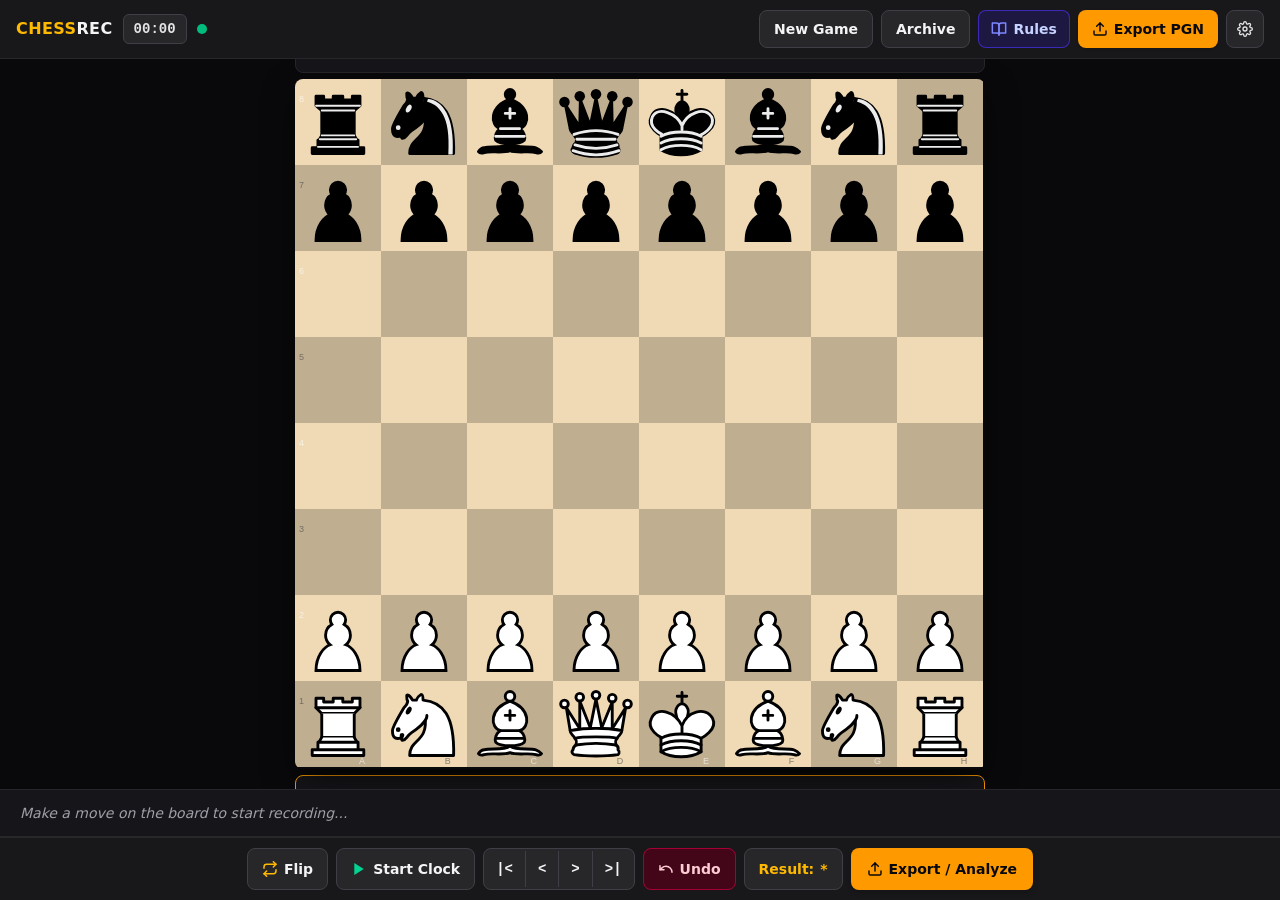
<file: chessmoves/index.html>
<!DOCTYPE html>
<html lang="en" class="h-full bg-zinc-950 text-zinc-100">
  <head>
    <meta charset="UTF-8" />
    <meta name="viewport" content="width=device-width, initial-scale=1.0, maximum-scale=1.0, user-scalable=no, viewport-fit=cover" />
    <meta name="apple-mobile-web-app-capable" content="yes" />
    <meta name="apple-mobile-web-app-status-bar-style" content="black-translucent" />
    <meta name="theme-color" content="#18181b" />
    <link rel="icon" type="image/svg+xml" href="./favicon.svg" />
    <title>OTB Chess Recorder</title>
    <script type="module" crossorigin src="./assets/index-CYF-UICz.js"></script>
    <link rel="stylesheet" crossorigin href="./assets/index-5DjdJF5Q.css">
  <link rel="manifest" href="./manifest.webmanifest"><script id="vite-plugin-pwa:register-sw" src="./registerSW.js"></script></head>
  <body class="h-dvh flex flex-col justify-between overflow-hidden select-none bg-zinc-950 font-sans">
    
    <!-- TOP APP BAR -->
    <header class="flex items-center justify-between px-4 py-2.5 bg-zinc-900 border-b border-zinc-800 shrink-0">
      <div class="flex items-center gap-2.5">
        <span class="font-extrabold text-base tracking-wide text-amber-400">CHESS<span class="text-zinc-100">REC</span></span>
        <div id="overall-time-badge" class="px-2.5 py-1 rounded-md text-xs md:text-sm font-mono font-semibold bg-zinc-800 text-zinc-200 border border-zinc-700" title="Overall Game Duration">
          00:00
        </div>
        <span id="wake-lock-dot" class="w-2.5 h-2.5 rounded-full bg-emerald-500 animate-pulse" title="Screen Wake Lock Active"></span>
      </div>
      
      <div class="flex items-center gap-2">
        <button id="btn-new-game" class="min-h-[38px] px-3.5 py-1.5 text-xs md:text-sm font-semibold rounded-lg bg-zinc-800 hover:bg-zinc-700 text-zinc-100 border border-zinc-700 transition cursor-pointer">
          New Game
        </button>
        <button id="btn-archive" class="min-h-[38px] px-3.5 py-1.5 text-xs md:text-sm font-semibold rounded-lg bg-zinc-800 hover:bg-zinc-700 text-zinc-100 border border-zinc-700 transition relative flex items-center gap-1.5 cursor-pointer">
          <span>Archive</span>
          <span id="archive-count" class="hidden px-1.5 py-0.2 rounded-full text-xs bg-amber-500 text-zinc-950 font-extrabold">0</span>
        </button>
        <button id="btn-rules" class="min-h-[38px] px-3 py-1.5 text-xs md:text-sm font-semibold rounded-lg bg-indigo-950/80 hover:bg-indigo-900 text-indigo-200 border border-indigo-700/80 transition flex items-center gap-1.5 cursor-pointer" title="View Chess Rules & Strategies">
          <svg class="w-4 h-4 text-indigo-400 shrink-0" viewBox="0 0 24 24" fill="none" stroke="currentColor" stroke-width="2.2" stroke-linecap="round" stroke-linejoin="round"><path d="M2 3h6a4 4 0 0 1 4 4v14a3 3 0 0 0-3-3H2z"/><path d="M22 3h-6a4 4 0 0 0-4 4v14a3 3 0 0 1 3-3h7z"/></svg>
          <span>Rules</span>
        </button>
        <button id="btn-export" class="min-h-[38px] px-3.5 py-1.5 text-xs md:text-sm font-bold rounded-lg bg-amber-500 hover:bg-amber-400 text-zinc-950 transition flex items-center gap-1.5 cursor-pointer shadow-sm">
          <svg class="w-4 h-4 shrink-0" viewBox="0 0 24 24" fill="none" stroke="currentColor" stroke-width="2.2" stroke-linecap="round" stroke-linejoin="round"><path d="M21 15v4a2 2 0 0 1-2 2H5a2 2 0 0 1-2-2v-4"/><polyline points="17 8 12 3 7 8"/><line x1="12" y1="3" x2="12" y2="15"/></svg>
          <span>Export PGN</span>
        </button>
        <button id="btn-settings" class="min-h-[38px] px-2.5 py-1.5 rounded-lg bg-zinc-800 hover:bg-zinc-700 text-zinc-200 border border-zinc-700 transition flex items-center justify-center cursor-pointer" aria-label="Settings" title="Settings">
          <svg class="w-4 h-4" viewBox="0 0 24 24" fill="none" stroke="currentColor" stroke-width="2" stroke-linecap="round" stroke-linejoin="round"><circle cx="12" cy="12" r="3"/><path d="M19.4 15a1.65 1.65 0 0 0 .33 1.82l.06.06a2 2 0 0 1 0 2.83 2 2 0 0 1-2.83 0l-.06-.06a1.65 1.65 0 0 0-1.82-.33 1.65 1.65 0 0 0-1 1.51V21a2 2 0 0 1-2 2 2 2 0 0 1-2-2v-.09A1.65 1.65 0 0 0 9 19.4a1.65 1.65 0 0 0-1.82.33l-.06.06a2 2 0 0 1-2.83 0 2 2 0 0 1 0-2.83l.06-.06a1.65 1.65 0 0 0 .33-1.82 1.65 1.65 0 0 0-1.51-1H3a2 2 0 0 1-2-2 2 2 0 0 1 2-2h.09A1.65 1.65 0 0 0 4.6 9a1.65 1.65 0 0 0-.33-1.82l-.06-.06a2 2 0 0 1 0-2.83 2 2 0 0 1 2.83 0l.06.06a1.65 1.65 0 0 0 1.82.33H9a1.65 1.65 0 0 0 1-1.51V3a2 2 0 0 1 2-2 2 2 0 0 1 2 2v.09a1.65 1.65 0 0 0 1 1.51 1.65 1.65 0 0 0 1.82-.33l.06-.06a2 2 0 0 1 2.83 0 2 2 0 0 1 0 2.83l-.06.06a1.65 1.65 0 0 0-.33 1.82V9a1.65 1.65 0 0 0 1.51 1H21a2 2 0 0 1 2 2 2 2 0 0 1-2 2h-.09a1.65 1.65 0 0 0-1.51 1z"/></svg>
        </button>
      </div>
    </header>

    <!-- MAIN CONTAINER (PLAYERS + BOARD) -->
    <main class="flex-1 flex flex-col justify-center items-center px-2 py-1 gap-1.5 relative overflow-hidden">

      <!-- TOP PLAYER BAR (Black by default, or White if flipped) -->
      <div id="top-player-bar" class="player-bar-width flex items-center justify-between px-3.5 py-2 rounded-lg bg-zinc-900/95 border border-zinc-800 transition">
        <div class="flex items-center gap-2.5">
          <span id="top-player-color" class="w-3.5 h-3.5 rounded-full bg-zinc-900 border-2 border-zinc-400"></span>
          <span id="top-player-name" class="text-sm md:text-base font-bold text-zinc-100 truncate max-w-[160px]">Black</span>
          <span id="top-turn-indicator" class="hidden text-[11px] uppercase tracking-wider font-extrabold px-2 py-0.5 rounded bg-amber-500 text-zinc-950">Turn</span>
        </div>
        <div class="flex items-baseline gap-2.5">
          <span id="top-last-emt" class="text-xs md:text-sm font-mono text-zinc-400"></span>
          <span id="top-clock" class="text-2xl md:text-3xl font-bold font-mono text-zinc-100">00:00</span>
        </div>
      </div>

      <!-- CHESSGROUND BOARD SHELL -->
      <div class="board-shell relative">
        <div id="chessground-board"></div>

        <!-- PAWN PROMOTION OVERLAY (MODAL) -->
        <div id="promotion-overlay" class="hidden absolute inset-0 z-30 bg-black/80 backdrop-blur-xs flex flex-col items-center justify-center rounded-lg p-4">
          <div class="text-base font-bold text-zinc-100 mb-3 tracking-wide">Choose Promotion Piece</div>
          <div class="grid grid-cols-4 gap-2.5 w-full max-w-[320px]">
            <button data-piece="q" class="promo-btn flex flex-col items-center justify-center p-3.5 rounded-lg bg-zinc-800 hover:bg-amber-500 hover:text-zinc-950 border border-zinc-600 active:scale-95 transition cursor-pointer">
              <span class="text-3xl">♛</span>
              <span class="text-xs font-bold mt-1">Queen</span>
            </button>
            <button data-piece="r" class="promo-btn flex flex-col items-center justify-center p-3.5 rounded-lg bg-zinc-800 hover:bg-amber-500 hover:text-zinc-950 border border-zinc-600 active:scale-95 transition cursor-pointer">
              <span class="text-3xl">♜</span>
              <span class="text-xs font-bold mt-1">Rook</span>
            </button>
            <button data-piece="b" class="promo-btn flex flex-col items-center justify-center p-3.5 rounded-lg bg-zinc-800 hover:bg-amber-500 hover:text-zinc-950 border border-zinc-600 active:scale-95 transition cursor-pointer">
              <span class="text-3xl">♝</span>
              <span class="text-xs font-bold mt-1">Bishop</span>
            </button>
            <button data-piece="n" class="promo-btn flex flex-col items-center justify-center p-3.5 rounded-lg bg-zinc-800 hover:bg-amber-500 hover:text-zinc-950 border border-zinc-600 active:scale-95 transition cursor-pointer">
              <span class="text-3xl">♞</span>
              <span class="text-xs font-bold mt-1">Knight</span>
            </button>
          </div>
          <button id="promo-cancel" class="mt-4 px-4 py-1.5 text-xs font-semibold rounded bg-zinc-800 text-zinc-300 hover:text-white border border-zinc-700 cursor-pointer">Cancel</button>
        </div>

        <!-- HISTORY VIEWING BANNER -->
        <div id="history-banner" class="hidden absolute top-2 inset-x-2 z-20 bg-amber-950/95 border border-amber-500 rounded-lg px-3 py-1.5 text-xs md:text-sm text-amber-200 flex items-center justify-between shadow-lg">
          <span class="font-medium">Viewing past move (board locked)</span>
          <button id="btn-jump-live" class="px-2.5 py-0.5 rounded bg-amber-500 text-zinc-950 font-bold ml-2 cursor-pointer">Return to Live</button>
        </div>
      </div>

      <!-- BOTTOM PLAYER BAR (White by default, or Black if flipped) -->
      <div id="bottom-player-bar" class="player-bar-width flex items-center justify-between px-3.5 py-2 rounded-lg bg-zinc-900/95 border border-zinc-800 transition">
        <div class="flex items-center gap-2.5">
          <span id="bottom-player-color" class="w-3.5 h-3.5 rounded-full bg-white border-2 border-zinc-400"></span>
          <span id="bottom-player-name" class="text-sm md:text-base font-bold text-zinc-100 truncate max-w-[160px]">White</span>
          <span id="bottom-turn-indicator" class="text-[11px] uppercase tracking-wider font-extrabold px-2 py-0.5 rounded bg-amber-500 text-zinc-950">Turn</span>
        </div>
        <div class="flex items-baseline gap-2.5">
          <span id="bottom-last-emt" class="text-xs md:text-sm font-mono text-zinc-400"></span>
          <span id="bottom-clock" class="text-2xl md:text-3xl font-bold font-mono text-zinc-100">00:00</span>
        </div>
      </div>

    </main>

    <!-- MOVE LIST & TIME STRIP (Scrollable horizontally) -->
    <section class="h-12 bg-zinc-900/95 border-t border-b border-zinc-800 px-3 py-1 shrink-0 flex items-center">
      <div id="move-list-scroll" class="moves-scroll w-full h-full flex items-center gap-2 overflow-x-auto whitespace-nowrap text-xs md:text-sm">
        <span class="text-zinc-400 italic">Make a move on the board to start recording...</span>
      </div>
    </section>

    <!-- BOTTOM CONTROL BAR (High-Contrast SVG + Text Buttons, No Emoji!) -->
    <footer class="bg-zinc-900 px-3 py-2.5 border-t border-zinc-800 shrink-0">
      <div class="flex flex-wrap items-center justify-center gap-2 max-w-4xl mx-auto">
        <!-- Flip Board -->
        <button id="btn-flip" class="min-h-[42px] px-3.5 py-2 text-xs md:text-sm font-semibold rounded-lg bg-zinc-800 hover:bg-zinc-700 text-zinc-100 border border-zinc-700 transition flex items-center gap-1.5 cursor-pointer" title="Flip Board 180°">
          <svg class="w-4 h-4 text-amber-400 shrink-0" viewBox="0 0 24 24" fill="none" stroke="currentColor" stroke-width="2.2" stroke-linecap="round" stroke-linejoin="round"><polyline points="17 1 21 5 17 9"/><path d="M3 11V9a4 4 0 0 1 4-4h14"/><polyline points="7 23 3 19 7 15"/><path d="M21 13v2a4 4 0 0 1-4 4H3"/></svg>
          <span>Flip</span>
        </button>

        <!-- Pause / Resume Clock -->
        <button id="btn-pause" class="min-h-[42px] px-3.5 py-2 text-xs md:text-sm font-semibold rounded-lg bg-zinc-800 hover:bg-zinc-700 text-zinc-100 border border-zinc-700 transition flex items-center gap-1.5 cursor-pointer" title="Start / Pause Clock">
          <span id="pause-icon-wrap" class="flex items-center">
            <svg class="w-4 h-4 text-emerald-400 shrink-0" viewBox="0 0 24 24" fill="currentColor"><polygon points="5 3 19 12 5 21 5 3"/></svg>
          </span>
          <span id="pause-label">Start Clock</span>
        </button>

        <!-- Move History Navigation -->
        <div class="flex items-center bg-zinc-800 rounded-lg border border-zinc-700 overflow-hidden min-h-[42px]">
          <button id="btn-nav-first" class="px-3 py-2 text-xs md:text-sm hover:bg-zinc-700 text-zinc-100 font-mono font-bold transition cursor-pointer" title="First Move">|&lt;</button>
          <button id="btn-nav-prev" class="px-3 py-2 text-xs md:text-sm hover:bg-zinc-700 text-zinc-100 font-mono font-bold border-l border-zinc-700 transition cursor-pointer" title="Previous Move">&lt;</button>
          <button id="btn-nav-next" class="px-3 py-2 text-xs md:text-sm hover:bg-zinc-700 text-zinc-100 font-mono font-bold border-l border-zinc-700 transition cursor-pointer" title="Next Move">&gt;</button>
          <button id="btn-nav-last" class="px-3 py-2 text-xs md:text-sm hover:bg-zinc-700 text-zinc-100 font-mono font-bold border-l border-zinc-700 transition cursor-pointer" title="Latest Move">&gt;|</button>
        </div>

        <!-- 1-Tap Undo -->
        <button id="btn-undo" class="min-h-[42px] px-3.5 py-2 text-xs md:text-sm font-semibold rounded-lg bg-rose-950/80 hover:bg-rose-900 text-rose-200 border border-rose-800 transition flex items-center gap-1.5 cursor-pointer" title="Take Back Last Half-Move">
          <svg class="w-4 h-4 shrink-0" viewBox="0 0 24 24" fill="none" stroke="currentColor" stroke-width="2.2" stroke-linecap="round" stroke-linejoin="round"><path d="M3 7v6h6"/><path d="M21 17a9 9 0 0 0-9-9 9 9 0 0 0-6 2.3L3 13"/></svg>
          <span>Undo</span>
        </button>

        <!-- Result / End Game -->
        <button id="btn-result" class="min-h-[42px] px-3.5 py-2 text-xs md:text-sm font-bold rounded-lg bg-zinc-800 hover:bg-zinc-700 text-amber-400 border border-zinc-700 transition flex items-center gap-1.5 cursor-pointer" title="Set Game Result">
          <span>Result:</span>
          <span id="result-badge-text">*</span>
        </button>

        <!-- Primary Bottom Export / Analyze Button -->
        <button id="btn-export-bottom" class="min-h-[42px] px-4 py-2 text-xs md:text-sm font-bold rounded-lg bg-amber-500 hover:bg-amber-400 text-zinc-950 transition flex items-center gap-1.5 cursor-pointer shadow-md" title="Export PGN or Analyze on Lichess / Chess.com">
          <svg class="w-4 h-4 shrink-0" viewBox="0 0 24 24" fill="none" stroke="currentColor" stroke-width="2.2" stroke-linecap="round" stroke-linejoin="round"><path d="M21 15v4a2 2 0 0 1-2 2H5a2 2 0 0 1-2-2v-4"/><polyline points="17 8 12 3 7 8"/><line x1="12" y1="3" x2="12" y2="15"/></svg>
          <span>Export / Analyze</span>
        </button>
      </div>
    </footer>

    <!-- MODAL: NEW GAME / TIME CONTROL / FEN -->
    <div id="modal-new-game" class="hidden fixed inset-0 z-50 bg-black/80 backdrop-blur-xs flex items-center justify-center p-3">
      <div class="bg-zinc-900 border border-zinc-700 rounded-xl max-w-md w-full p-5 flex flex-col gap-3.5 shadow-2xl">
        <div class="flex items-center justify-between border-b border-zinc-800 pb-2.5">
          <h2 class="text-base font-bold text-zinc-100">New Game Setup</h2>
          <button id="close-modal-new-game" class="text-zinc-400 hover:text-zinc-100 text-xl leading-none px-2 cursor-pointer">&times;</button>
        </div>

        <!-- Mode Selection -->
        <div>
          <label class="text-xs text-zinc-300 font-semibold block mb-1.5">Time Tracking Mode</label>
          <div class="grid grid-cols-2 gap-2 text-xs md:text-sm">
            <button type="button" id="mode-stopwatch" class="mode-select-btn px-3 py-2 rounded-lg font-semibold border border-amber-500 bg-amber-500/20 text-amber-300 cursor-pointer">
              Stopwatch (Elapsed)
            </button>
            <button type="button" id="mode-countdown" class="mode-select-btn px-3 py-2 rounded-lg font-semibold border border-zinc-700 bg-zinc-800 text-zinc-200 cursor-pointer">
              Countdown Clock
            </button>
          </div>
        </div>

        <!-- Countdown Presets -->
        <div id="countdown-options" class="hidden flex flex-col gap-2">
          <label class="text-xs text-zinc-300 font-semibold">Time Control Preset</label>
          <div class="grid grid-cols-4 gap-1.5 text-xs">
            <button type="button" data-min="3" data-inc="0" class="tc-preset-btn px-2 py-1.5 rounded bg-zinc-800 border border-zinc-700 hover:border-amber-500 text-zinc-100 font-semibold cursor-pointer">3+0</button>
            <button type="button" data-min="3" data-inc="2" class="tc-preset-btn px-2 py-1.5 rounded bg-zinc-800 border border-zinc-700 hover:border-amber-500 text-zinc-100 font-semibold cursor-pointer">3+2</button>
            <button type="button" data-min="5" data-inc="0" class="tc-preset-btn px-2 py-1.5 rounded bg-zinc-800 border border-zinc-700 hover:border-amber-500 text-zinc-100 font-semibold cursor-pointer">5+0</button>
            <button type="button" data-min="5" data-inc="3" class="tc-preset-btn px-2 py-1.5 rounded bg-zinc-800 border border-zinc-700 hover:border-amber-500 text-zinc-100 font-semibold cursor-pointer">5+3</button>
            <button type="button" data-min="10" data-inc="0" class="tc-preset-btn px-2 py-1.5 rounded bg-zinc-800 border border-amber-500 bg-amber-500/20 text-amber-300 font-semibold cursor-pointer">10+0</button>
            <button type="button" data-min="10" data-inc="5" class="tc-preset-btn px-2 py-1.5 rounded bg-zinc-800 border border-zinc-700 hover:border-amber-500 text-zinc-100 font-semibold cursor-pointer">10+5</button>
            <button type="button" data-min="15" data-inc="10" class="tc-preset-btn px-2 py-1.5 rounded bg-zinc-800 border border-zinc-700 hover:border-amber-500 text-zinc-100 font-semibold cursor-pointer">15+10</button>
            <button type="button" data-min="30" data-inc="0" class="tc-preset-btn px-2 py-1.5 rounded bg-zinc-800 border border-zinc-700 hover:border-amber-500 text-zinc-100 font-semibold cursor-pointer">30+0</button>
          </div>
          <div class="flex items-center gap-2 mt-1">
            <input type="number" id="custom-minutes" placeholder="Custom Min" min="1" max="180" class="w-1/2 px-2.5 py-1.5 text-xs bg-zinc-800 border border-zinc-700 rounded text-zinc-100" />
            <input type="number" id="custom-increment" placeholder="Inc (sec)" min="0" max="60" class="w-1/2 px-2.5 py-1.5 text-xs bg-zinc-800 border border-zinc-700 rounded text-zinc-100" />
          </div>
        </div>

        <!-- Metadata: Players & Event -->
        <div class="grid grid-cols-2 gap-2.5 text-xs">
          <div>
            <label class="text-zinc-300 font-semibold block mb-1">White Player</label>
            <input type="text" id="input-white" value="White" class="w-full px-2.5 py-1.5 rounded bg-zinc-800 border border-zinc-700 text-zinc-100" />
          </div>
          <div>
            <label class="text-zinc-300 font-semibold block mb-1">Black Player</label>
            <input type="text" id="input-black" value="Black" class="w-full px-2.5 py-1.5 rounded bg-zinc-800 border border-zinc-700 text-zinc-100" />
          </div>
        </div>
        <div class="text-xs">
          <label class="text-zinc-300 font-semibold block mb-1">Event / Tournament Name</label>
          <input type="text" id="input-event" placeholder="Casual OTB Game" class="w-full px-2.5 py-1.5 rounded bg-zinc-800 border border-zinc-700 text-zinc-100" />
        </div>

        <!-- Custom FEN (Optional) -->
        <div class="text-xs">
          <label class="text-zinc-300 font-semibold block mb-1">Custom Starting FEN (Optional)</label>
          <input type="text" id="input-fen" placeholder="Leave blank for standard start position" class="w-full px-2.5 py-1.5 rounded bg-zinc-800 border border-zinc-700 text-zinc-100 font-mono text-[11px]" />
          <span id="fen-error" class="hidden text-rose-400 text-xs mt-1 block">Invalid FEN string</span>
        </div>

        <button id="btn-start-new-game" class="w-full py-2.5 rounded-lg bg-amber-500 hover:bg-amber-400 text-zinc-950 font-bold text-sm transition mt-1 cursor-pointer">
          Start New Game
        </button>
      </div>
    </div>

    <!-- MODAL: EXPORT & 1-TAP PLATFORM ANALYSIS -->
    <div id="modal-export" class="hidden fixed inset-0 z-50 bg-black/80 backdrop-blur-xs flex items-center justify-center p-3">
      <div class="bg-zinc-900 border border-zinc-700 rounded-xl max-w-md w-full p-5 flex flex-col gap-3.5 shadow-2xl">
        <div class="flex items-center justify-between border-b border-zinc-800 pb-2.5">
          <h2 class="text-base font-bold text-zinc-100">Export PGN & Analyze</h2>
          <button id="close-modal-export" class="text-zinc-400 hover:text-zinc-100 text-xl leading-none px-2 cursor-pointer">&times;</button>
        </div>

        <!-- 1-Tap Analysis Direct Actions -->
        <div class="grid grid-cols-2 gap-2.5">
          <button id="btn-export-lichess" class="flex items-center justify-center gap-2 py-2.5 px-3 rounded-lg bg-zinc-800 hover:bg-zinc-700 border border-zinc-600 font-bold text-xs md:text-sm text-zinc-100 transition cursor-pointer">
            <svg class="w-4 h-4 text-amber-400 shrink-0" viewBox="0 0 24 24" fill="none" stroke="currentColor" stroke-width="2.2"><path d="M18 13v6a2 2 0 0 1-2 2H5a2 2 0 0 1-2-2V8a2 2 0 0 1 2-2h6"/><polyline points="15 3 21 3 21 9"/><line x1="10" y1="14" x2="21" y2="3"/></svg>
            <span>Analyze on Lichess</span>
          </button>
          <button id="btn-export-chesscom" class="flex items-center justify-center gap-2 py-2.5 px-3 rounded-lg bg-emerald-950/90 hover:bg-emerald-900 border border-emerald-600 font-bold text-xs md:text-sm text-emerald-100 transition cursor-pointer">
            <svg class="w-4 h-4 text-emerald-400 shrink-0" viewBox="0 0 24 24" fill="none" stroke="currentColor" stroke-width="2.2"><path d="M18 13v6a2 2 0 0 1-2 2H5a2 2 0 0 1-2-2V8a2 2 0 0 1 2-2h6"/><polyline points="15 3 21 3 21 9"/><line x1="10" y1="14" x2="21" y2="3"/></svg>
            <span>Chess.com Analysis</span>
          </button>
        </div>
        <p id="export-note" class="text-xs text-zinc-400 text-center leading-tight">
          Lichess opens directly via API. Chess.com copies PGN to clipboard and opens the Analysis board.
        </p>

        <!-- Shareable Link Button (Cross-Device / Cross-Person Link!) -->
        <button id="btn-copy-share-link" class="w-full py-2 px-3 rounded-lg bg-zinc-800 hover:bg-zinc-700 border border-zinc-600 text-xs md:text-sm font-semibold text-amber-300 flex items-center justify-center gap-2 transition cursor-pointer">
          <svg class="w-4 h-4 shrink-0" viewBox="0 0 24 24" fill="none" stroke="currentColor" stroke-width="2.2"><path d="M10 13a5 5 0 0 0 7.54.54l3-3a5 5 0 0 0-7.07-7.07l-1.72 1.71"/><path d="M14 11a5 5 0 0 0-7.54-.54l-3 3a5 5 0 0 0 7.07 7.07l1.71-1.71"/></svg>
          <span>Copy Shareable Game URL (Anyone can view)</span>
        </button>

        <!-- PGN Options -->
        <div class="flex items-center justify-between text-xs text-zinc-200 px-1">
          <label class="flex items-center gap-2 cursor-pointer">
            <input type="checkbox" id="chk-include-clocks" checked class="rounded bg-zinc-800 border-zinc-600 text-amber-500 w-4 h-4" />
            <span>Include per-move clock tags (<code>[%clk]</code> &amp; <code>[%emt]</code>)</span>
          </label>
        </div>

        <!-- Live PGN Textarea -->
        <textarea id="pgn-textarea" readonly rows="6" class="w-full p-2.5 text-xs font-mono bg-zinc-950 border border-zinc-800 rounded-lg text-zinc-200 resize-none"></textarea>

        <!-- Export Buttons -->
        <div class="grid grid-cols-3 gap-2 text-xs md:text-sm">
          <button id="btn-copy-pgn" class="py-2 rounded-lg bg-amber-500 hover:bg-amber-400 text-zinc-950 font-bold transition cursor-pointer">
            Copy PGN
          </button>
          <button id="btn-download-pgn" class="py-2 rounded-lg bg-zinc-800 hover:bg-zinc-700 border border-zinc-700 text-zinc-100 font-semibold transition cursor-pointer">
            Download .pgn
          </button>
          <button id="btn-share-pgn" class="py-2 rounded-lg bg-zinc-800 hover:bg-zinc-700 border border-zinc-700 text-zinc-100 font-semibold transition cursor-pointer">
            Share...
          </button>
        </div>
      </div>
    </div>

    <!-- MODAL: ARCHIVE (SAVED GAMES) -->
    <div id="modal-archive" class="hidden fixed inset-0 z-50 bg-black/80 backdrop-blur-xs flex items-center justify-center p-3">
      <div class="bg-zinc-900 border border-zinc-700 rounded-xl max-w-md w-full p-5 flex flex-col gap-3.5 shadow-2xl max-h-[85vh]">
        <div class="flex items-center justify-between border-b border-zinc-800 pb-2.5">
          <h2 class="text-base font-bold text-zinc-100">Saved Game Archive (Local Browser)</h2>
          <button id="close-modal-archive" class="text-zinc-400 hover:text-zinc-100 text-xl leading-none px-2 cursor-pointer">&times;</button>
        </div>

        <button id="btn-save-current" class="w-full py-2 text-xs md:text-sm font-bold rounded-lg bg-amber-500 hover:bg-amber-400 text-zinc-950 transition cursor-pointer">
          + Save Current Game to Archive
        </button>

        <div id="archive-list" class="flex flex-col gap-2.5 overflow-y-auto max-h-[55vh] pr-1">
          <div class="text-xs text-zinc-500 text-center py-4">No saved games in archive</div>
        </div>
      </div>
    </div>

    <!-- MODAL: RESULT / TERMINATION -->
    <div id="modal-result" class="hidden fixed inset-0 z-50 bg-black/80 backdrop-blur-xs flex items-center justify-center p-3">
      <div class="bg-zinc-900 border border-zinc-700 rounded-xl max-w-xs w-full p-4 flex flex-col gap-3 shadow-2xl">
        <div class="flex items-center justify-between border-b border-zinc-800 pb-2">
          <h2 class="text-sm font-bold text-zinc-100">Set Game Result</h2>
          <button id="close-modal-result" class="text-zinc-400 hover:text-zinc-100 text-xl leading-none px-2 cursor-pointer">&times;</button>
        </div>
        <div class="grid grid-cols-2 gap-2 text-xs md:text-sm">
          <button data-res="1-0" class="res-btn py-2.5 rounded-lg bg-zinc-800 hover:bg-zinc-700 border border-zinc-700 font-bold text-zinc-100 cursor-pointer">1-0 (White)</button>
          <button data-res="0-1" class="res-btn py-2.5 rounded-lg bg-zinc-800 hover:bg-zinc-700 border border-zinc-700 font-bold text-zinc-100 cursor-pointer">0-1 (Black)</button>
          <button data-res="1/2-1/2" class="res-btn py-2.5 rounded-lg bg-zinc-800 hover:bg-zinc-700 border border-zinc-700 font-bold text-zinc-100 cursor-pointer">½-½ (Draw)</button>
          <button data-res="*" class="res-btn py-2.5 rounded-lg bg-zinc-800 hover:bg-zinc-700 border border-zinc-700 font-bold text-zinc-100 cursor-pointer">* (Ongoing)</button>
        </div>
      </div>
    </div>

    <!-- MODAL: SETTINGS -->
    <div id="modal-settings" class="hidden fixed inset-0 z-50 bg-black/80 backdrop-blur-xs flex items-center justify-center p-3">
      <div class="bg-zinc-900 border border-zinc-700 rounded-xl max-w-md w-full p-5 flex flex-col gap-3.5 shadow-2xl">
        <div class="flex items-center justify-between border-b border-zinc-800 pb-2.5">
          <h2 class="text-base font-bold text-zinc-100">Settings</h2>
          <button id="close-modal-settings" class="text-zinc-400 hover:text-zinc-100 text-xl leading-none px-2 cursor-pointer">&times;</button>
        </div>

        <div class="flex flex-col gap-3.5 text-xs md:text-sm">
          <!-- Auto Rotate Toggle (MUST default to false!) -->
          <div class="flex items-start justify-between gap-3">
            <div>
              <div class="font-semibold text-zinc-100">Auto-Rotate Board After Move</div>
              <div class="text-xs text-zinc-400">Rotates board 180° after every move. Keep OFF for standard fixed-perspective OTB recording.</div>
            </div>
            <input type="checkbox" id="setting-auto-rotate" class="rounded bg-zinc-800 border-zinc-600 text-amber-500 w-4 h-4 mt-1 shrink-0" />
          </div>

          <!-- Wake Lock Toggle -->
          <div class="flex items-start justify-between gap-3">
            <div>
              <div class="font-semibold text-zinc-100">Keep Screen Awake</div>
              <div class="text-xs text-zinc-400">Prevents phone screen from dimming or locking during OTB games.</div>
            </div>
            <input type="checkbox" id="setting-wake-lock" checked class="rounded bg-zinc-800 border-zinc-600 text-amber-500 w-4 h-4 mt-1 shrink-0" />
          </div>

          <!-- Move Sound / Haptic -->
          <div class="flex items-start justify-between gap-3">
            <div>
              <div class="font-semibold text-zinc-100">Tactile Move Audio</div>
              <div class="text-xs text-zinc-400">Play subtle click sound when pieces move.</div>
            </div>
            <input type="checkbox" id="setting-sound" checked class="rounded bg-zinc-800 border-zinc-600 text-amber-500 w-4 h-4 mt-1 shrink-0" />
          </div>

          <!-- Rules & Field Guide Link in Settings -->
          <div class="pt-2 border-t border-zinc-800">
            <button type="button" id="setting-rules-btn" class="w-full py-2 px-3 rounded-lg bg-zinc-800 hover:bg-zinc-700 text-zinc-100 font-semibold text-xs md:text-sm flex items-center justify-between transition cursor-pointer">
              <span class="flex items-center gap-2">
                <svg class="w-4 h-4 text-indigo-400" viewBox="0 0 24 24" fill="none" stroke="currentColor" stroke-width="2"><path d="M2 3h6a4 4 0 0 1 4 4v14a3 3 0 0 0-3-3H2z"/><path d="M22 3h-6a4 4 0 0 0-4 4v14a3 3 0 0 1 3-3h7z"/></svg>
                <span>Strategic Rules &amp; Best Practices</span>
              </span>
              <span class="text-zinc-400">↗</span>
            </button>
          </div>
        </div>

        <div class="pt-2 border-t border-zinc-800 text-xs text-zinc-500 text-center">
          OTB Chess Recorder PWA • Offline Ready
        </div>
      </div>
    </div>

    <!-- TOAST NOTIFICATION CONTAINER -->
    <div id="toast-container" class="fixed bottom-20 inset-x-4 z-50 pointer-events-none flex flex-col items-center gap-2"></div>

  </body>
</html>
</file>
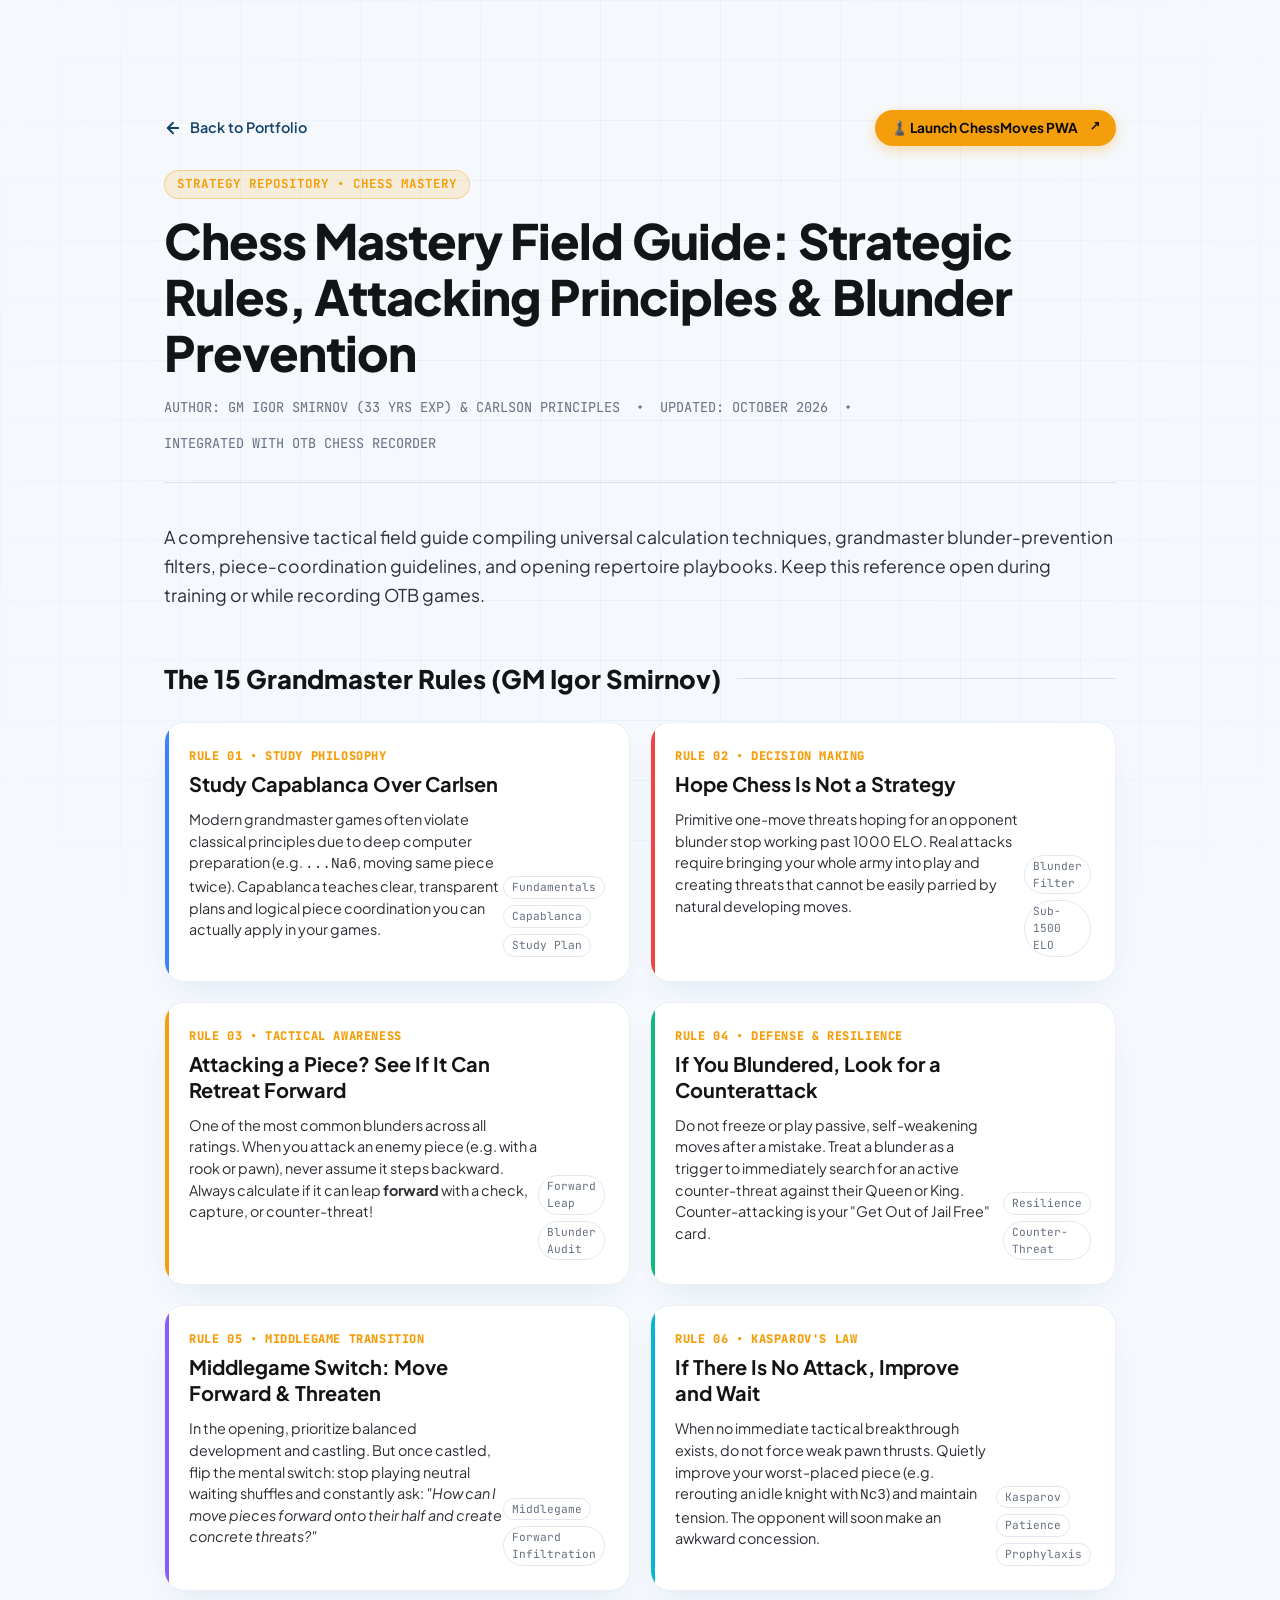
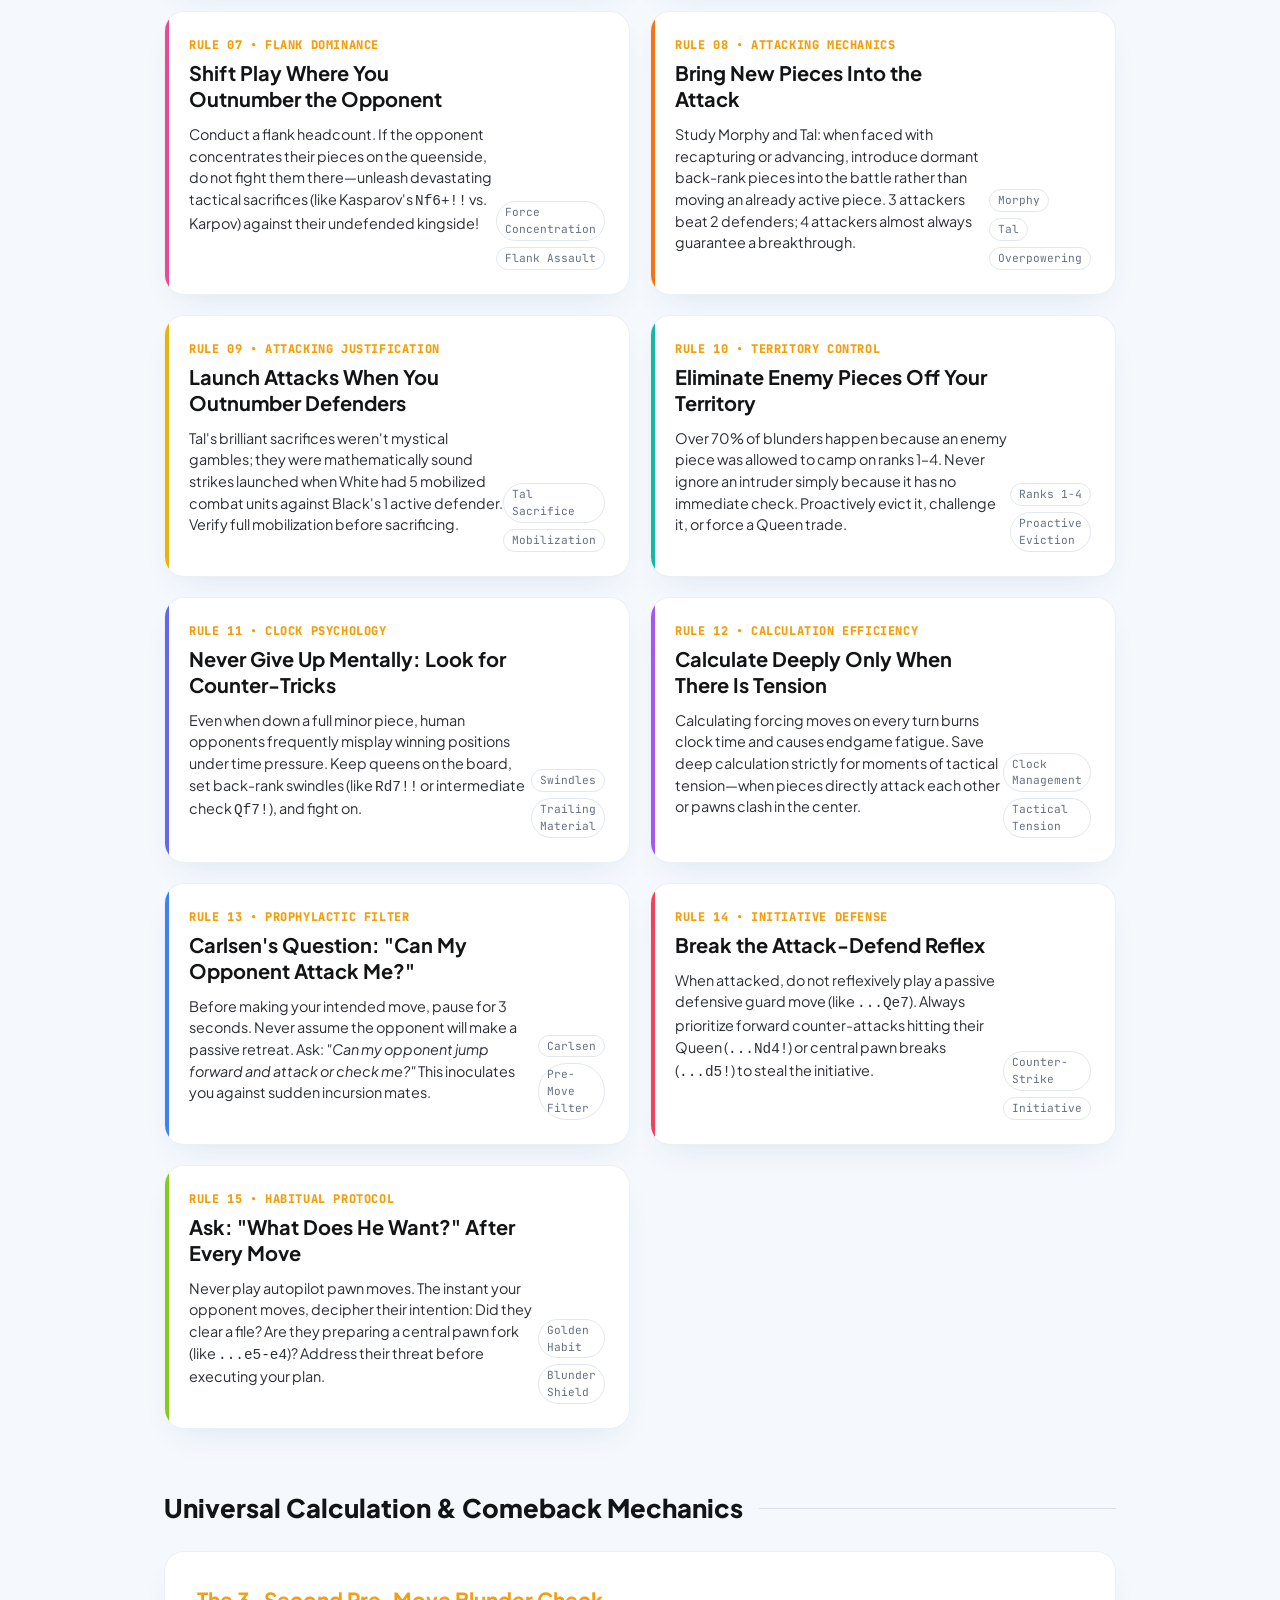
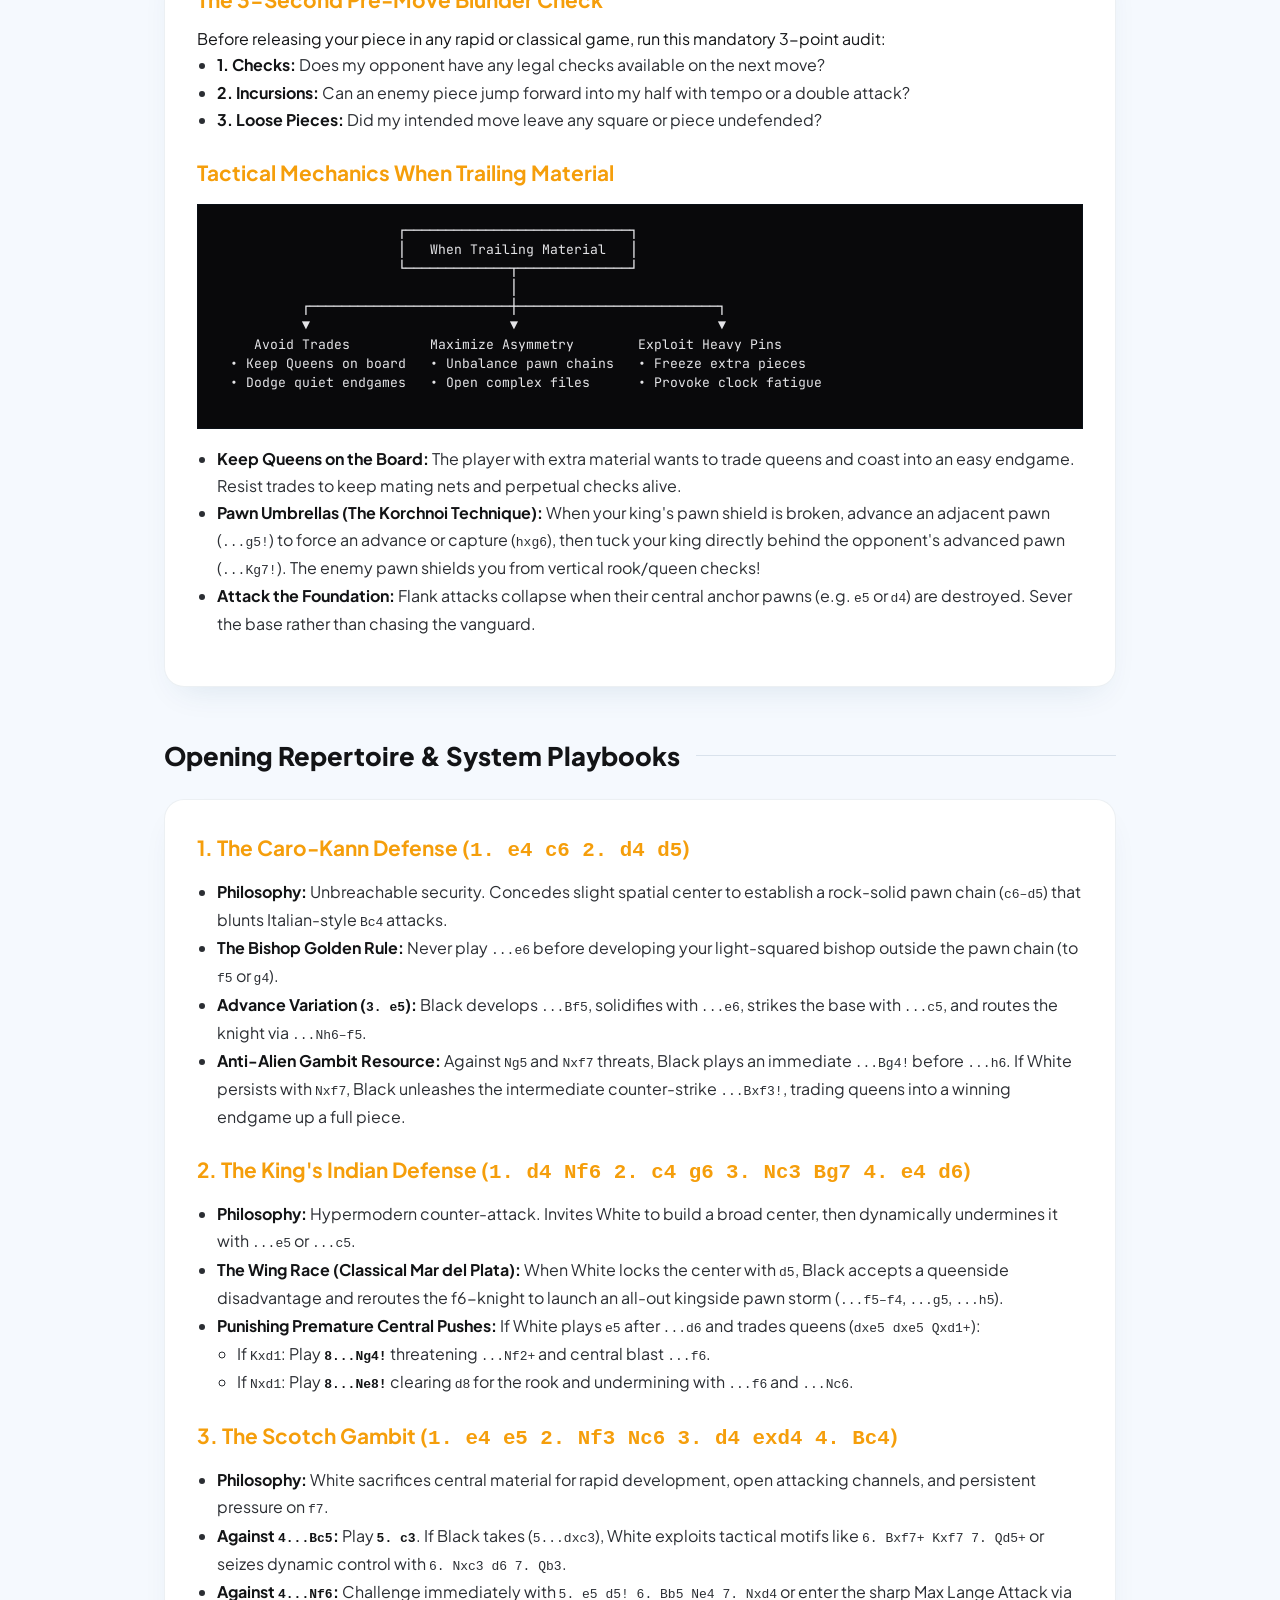
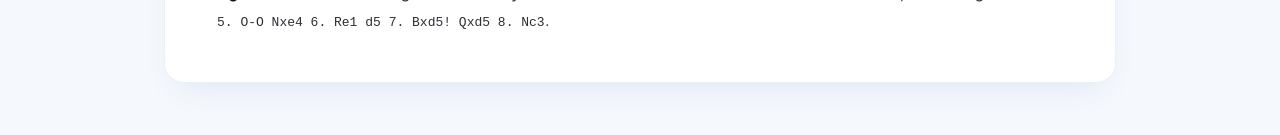
<file: chess-rules.html>
<!DOCTYPE html>
<html lang="en" data-theme="dark" data-lang="en">
<head>
    <meta charset="UTF-8">
    <meta name="viewport" content="width=device-width, initial-scale=1.0">
    <title>Chess Mastery Field Guide: Strategic Rules & Principles — Viktor Enns</title>
    <meta name="description" content="A comprehensive tactical & strategic field guide for competitive chess players. 15 Grandmaster Rules from GM Igor Smirnov, calculation protocols, blunder prevention, and open repertoire.">
    
    <!-- Favicon -->
    <link rel="icon" type="image/svg+xml" href="chessmoves/favicon.svg">
    <link rel="stylesheet" href="styles.css">
    <link rel="stylesheet" href="amicro-transitions.css">
    <script>
      (function(){
        var savedTheme = localStorage.getItem('theme');
        var systemTheme = (window.matchMedia && matchMedia('(prefers-color-scheme:dark)').matches) ? 'dark' : 'light';
        document.documentElement.setAttribute('data-theme', savedTheme || systemTheme);
        var savedLang = localStorage.getItem('lang') || 'en';
        document.documentElement.setAttribute('data-lang', savedLang);
      })();
    </script>
    <style>
        .doc-container {
            max-width: 1080px;
            margin: 110px auto 80px;
            padding: 0 var(--gutter);
        }

        .back-nav-bar {
            display: flex;
            align-items: center;
            justify-content: space-between;
            margin-bottom: 24px;
        }

        .back-nav {
            display: inline-flex;
            align-items: center;
            gap: 8px;
            font-size: 0.9rem;
            font-weight: 600;
            color: var(--accent);
            text-decoration: none;
            transition: transform 0.2s var(--ease);
        }
        .back-nav:hover {
            transform: translateX(-4px);
        }

        .play-launcher-btn {
            display: inline-flex;
            align-items: center;
            gap: 8px;
            padding: 8px 16px;
            border-radius: var(--radius-pill);
            background: #f59e0b;
            color: #09090b;
            font-size: 0.85rem;
            font-weight: 700;
            text-decoration: none;
            transition: transform 0.2s var(--ease), box-shadow 0.2s var(--ease);
            box-shadow: 0 4px 14px rgba(245, 158, 11, 0.35);
        }
        .play-launcher-btn:hover {
            transform: translateY(-2px);
            box-shadow: 0 6px 20px rgba(245, 158, 11, 0.5);
        }

        .doc-header {
            margin-bottom: 40px;
            border-bottom: 1px solid var(--rule);
            padding-bottom: 28px;
        }

        .doc-badge {
            display: inline-block;
            padding: 4px 12px;
            border-radius: var(--radius-pill);
            background: rgba(245, 158, 11, 0.15);
            border: 1px solid rgba(245, 158, 11, 0.35);
            font-family: var(--mono);
            font-size: 0.78rem;
            letter-spacing: 0.08em;
            text-transform: uppercase;
            color: #f59e0b;
            margin-bottom: 14px;
            font-weight: 700;
        }

        .doc-title {
            font-family: var(--sans);
            font-size: clamp(2rem, 3.8vw, 3.2rem);
            font-weight: 800;
            line-height: 1.15;
            letter-spacing: -0.02em;
            margin-bottom: 16px;
            color: var(--ink);
        }

        .doc-meta {
            display: flex;
            flex-wrap: wrap;
            gap: 16px;
            font-size: 0.85rem;
            color: var(--muted);
            font-family: var(--mono);
        }

        .doc-intro {
            font-size: 1.1rem;
            line-height: 1.65;
            color: var(--ink-soft);
            margin-bottom: 36px;
        }

        /* Category Filter Tabs */
        .filter-tabs {
            display: flex;
            flex-wrap: wrap;
            gap: 8px;
            margin-bottom: 32px;
            padding-bottom: 12px;
            border-bottom: 1px solid var(--rule);
        }

        .tab-btn {
            padding: 6px 14px;
            border-radius: var(--radius-pill);
            border: 1px solid var(--glass-border);
            background: var(--bg-raised);
            color: var(--muted);
            font-size: 0.82rem;
            font-weight: 600;
            cursor: pointer;
            transition: all 0.2s var(--ease);
        }
        .tab-btn.active, .tab-btn:hover {
            color: var(--ink);
            border-color: #f59e0b;
            background: rgba(245, 158, 11, 0.12);
        }

        /* Rule Cards Grid */
        .rules-grid {
            display: grid;
            grid-template-columns: repeat(auto-fill, minmax(320px, 1fr));
            gap: 20px;
            margin-bottom: 60px;
        }

        .rule-card {
            background: var(--bg-raised);
            border: 1px solid var(--glass-border);
            border-radius: var(--radius-lg);
            padding: 24px;
            display: flex;
            flex-col: column;
            justify-content: space-between;
            box-shadow: var(--glass-shadow);
            transition: transform 0.25s var(--ease), border-color 0.25s var(--ease);
            position: relative;
            overflow: hidden;
        }
        .rule-card:hover {
            transform: translateY(-4px);
            border-color: rgba(245, 158, 11, 0.6);
        }

        .rule-card::before {
            content: '';
            position: absolute;
            top: 0;
            left: 0;
            width: 4px;
            height: 100%;
            background: var(--card-border-color, #f59e0b);
        }

        .rule-num {
            font-family: var(--mono);
            font-size: 0.75rem;
            font-weight: 800;
            letter-spacing: 0.05em;
            color: #f59e0b;
            text-transform: uppercase;
            margin-bottom: 6px;
        }

        .rule-title {
            font-size: 1.25rem;
            font-weight: 700;
            line-height: 1.3;
            margin-bottom: 12px;
            color: var(--ink);
        }

        .rule-maxim {
            font-size: 0.9rem;
            line-height: 1.5;
            color: var(--ink-soft);
            margin-bottom: 16px;
        }

        .rule-tags {
            display: flex;
            flex-wrap: wrap;
            gap: 6px;
            margin-top: auto;
        }

        .rule-tag {
            font-size: 0.7rem;
            padding: 2px 8px;
            border-radius: var(--radius-pill);
            background: var(--bg-canvas);
            border: 1px solid var(--rule);
            color: var(--muted);
            font-family: var(--mono);
        }

        /* Section Headings */
        .section-heading-wrap {
            margin: 50px 0 24px;
            display: flex;
            align-items: center;
            gap: 16px;
        }

        .section-heading-wrap h2 {
            font-size: 1.6rem;
            font-weight: 800;
            color: var(--ink);
            white-space: nowrap;
        }

        .section-line {
            flex: 1;
            height: 1px;
            background: var(--rule);
        }

        /* In-depth Repertoire Section */
        .deep-guide-box {
            background: var(--bg-raised);
            border: 1px solid var(--glass-border);
            border-radius: var(--radius-lg);
            padding: 32px;
            margin-bottom: 32px;
            box-shadow: var(--glass-shadow);
        }

        .deep-guide-box h3 {
            font-size: 1.3rem;
            font-weight: 700;
            color: #f59e0b;
            margin-bottom: 12px;
        }

        .deep-guide-box ul {
            padding-left: 20px;
            margin-bottom: 16px;
            color: var(--ink-soft);
            line-height: 1.7;
        }

        .deep-guide-box li strong {
            color: var(--ink);
        }

        pre.ascii-box {
            background: #09090b;
            border: 1px solid var(--rule);
            border-radius: var(--radius-md);
            padding: 16px;
            font-family: var(--mono);
            font-size: 0.82rem;
            line-height: 1.45;
            color: #e4e4e7;
            overflow-x: auto;
            margin: 16px 0;
        }
    </style>
</head>
<body>
    <div class="bg-grid" aria-hidden="true"></div>
    <div class="cursor-light" aria-hidden="true"></div>

    <main class="doc-container">
        <!-- Navigation Bar -->
        <div class="back-nav-bar">
            <a href="index.html" class="back-nav">
                <svg width="18" height="18" viewBox="0 0 24 24" fill="none" stroke="currentColor" stroke-width="2.5" stroke-linecap="round" stroke-linejoin="round">
                    <line x1="19" y1="12" x2="5" y2="12"></line>
                    <polyline points="12 19 5 12 12 5"></polyline>
                </svg>
                <span>Back to Portfolio</span>
            </a>
            <a href="chessmoves/" target="_blank" rel="noopener" class="play-launcher-btn">
                <span>♟️ Launch ChessMoves PWA</span>
                <svg width="14" height="14" viewBox="0 0 24 24" fill="none" stroke="currentColor" stroke-width="2.5"><polyline points="15 3 21 3 21 9"/><line x1="10" y1="14" x2="21" y2="3"/></svg>
            </a>
        </div>

        <!-- Header -->
        <header class="doc-header">
            <span class="doc-badge">STRATEGY REPOSITORY • CHESS MASTERY</span>
            <h1 class="doc-title">Chess Mastery Field Guide: Strategic Rules, Attacking Principles &amp; Blunder Prevention</h1>
            <div class="doc-meta">
                <span>AUTHOR: GM IGOR SMIRNOV (33 YRS EXP) &amp; CARLSON PRINCIPLES</span>
                <span>•</span>
                <span>UPDATED: OCTOBER 2026</span>
                <span>•</span>
                <span>INTEGRATED WITH OTB CHESS RECORDER</span>
            </div>
        </header>

        <!-- Intro -->
        <p class="doc-intro">
            A comprehensive tactical field guide compiling universal calculation techniques, grandmaster blunder-prevention filters, piece-coordination guidelines, and opening repertoire playbooks. Keep this reference open during training or while recording OTB games.
        </p>

        <!-- ==================== SECTION 1: 15 GM SMIRNOV RULES ==================== -->
        <div class="section-heading-wrap">
            <h2>The 15 Grandmaster Rules (GM Igor Smirnov)</h2>
            <div class="section-line"></div>
        </div>

        <div class="rules-grid">
            <!-- Rule 01 -->
            <article class="rule-card" style="--card-border-color: #3b82f6;">
                <div>
                    <div class="rule-num">Rule 01 • Study Philosophy</div>
                    <h3 class="rule-title">Study Capablanca Over Carlsen</h3>
                    <p class="rule-maxim">
                        Modern grandmaster games often violate classical principles due to deep computer preparation (e.g. <code>...Na6</code>, moving same piece twice). Capablanca teaches clear, transparent plans and logical piece coordination you can actually apply in your games.
                    </p>
                </div>
                <div class="rule-tags">
                    <span class="rule-tag">Fundamentals</span>
                    <span class="rule-tag">Capablanca</span>
                    <span class="rule-tag">Study Plan</span>
                </div>
            </article>

            <!-- Rule 02 -->
            <article class="rule-card" style="--card-border-color: #ef4444;">
                <div>
                    <div class="rule-num">Rule 02 • Decision Making</div>
                    <h3 class="rule-title">Hope Chess Is Not a Strategy</h3>
                    <p class="rule-maxim">
                        Primitive one-move threats hoping for an opponent blunder stop working past 1000 ELO. Real attacks require bringing your whole army into play and creating threats that cannot be easily parried by natural developing moves.
                    </p>
                </div>
                <div class="rule-tags">
                    <span class="rule-tag">Blunder Filter</span>
                    <span class="rule-tag">Sub-1500 ELO</span>
                </div>
            </article>

            <!-- Rule 03 -->
            <article class="rule-card" style="--card-border-color: #f59e0b;">
                <div>
                    <div class="rule-num">Rule 03 • Tactical Awareness</div>
                    <h3 class="rule-title">Attacking a Piece? See If It Can Retreat Forward</h3>
                    <p class="rule-maxim">
                        One of the most common blunders across all ratings. When you attack an enemy piece (e.g. with a rook or pawn), never assume it steps backward. Always calculate if it can leap <strong>forward</strong> with a check, capture, or counter-threat!
                    </p>
                </div>
                <div class="rule-tags">
                    <span class="rule-tag">Forward Leap</span>
                    <span class="rule-tag">Blunder Audit</span>
                </div>
            </article>

            <!-- Rule 04 -->
            <article class="rule-card" style="--card-border-color: #10b981;">
                <div>
                    <div class="rule-num">Rule 04 • Defense &amp; Resilience</div>
                    <h3 class="rule-title">If You Blundered, Look for a Counterattack</h3>
                    <p class="rule-maxim">
                        Do not freeze or play passive, self-weakening moves after a mistake. Treat a blunder as a trigger to immediately search for an active counter-threat against their Queen or King. Counter-attacking is your "Get Out of Jail Free" card.
                    </p>
                </div>
                <div class="rule-tags">
                    <span class="rule-tag">Resilience</span>
                    <span class="rule-tag">Counter-Threat</span>
                </div>
            </article>

            <!-- Rule 05 -->
            <article class="rule-card" style="--card-border-color: #8b5cf6;">
                <div>
                    <div class="rule-num">Rule 05 • Middlegame Transition</div>
                    <h3 class="rule-title">Middlegame Switch: Move Forward &amp; Threaten</h3>
                    <p class="rule-maxim">
                        In the opening, prioritize balanced development and castling. But once castled, flip the mental switch: stop playing neutral waiting shuffles and constantly ask: <em>"How can I move pieces forward onto their half and create concrete threats?"</em>
                    </p>
                </div>
                <div class="rule-tags">
                    <span class="rule-tag">Middlegame</span>
                    <span class="rule-tag">Forward Infiltration</span>
                </div>
            </article>

            <!-- Rule 06 -->
            <article class="rule-card" style="--card-border-color: #06b6d4;">
                <div>
                    <div class="rule-num">Rule 06 • Kasparov's Law</div>
                    <h3 class="rule-title">If There Is No Attack, Improve and Wait</h3>
                    <p class="rule-maxim">
                        When no immediate tactical breakthrough exists, do not force weak pawn thrusts. Quietly improve your worst-placed piece (e.g. rerouting an idle knight with <code>Nc3</code>) and maintain tension. The opponent will soon make an awkward concession.
                    </p>
                </div>
                <div class="rule-tags">
                    <span class="rule-tag">Kasparov</span>
                    <span class="rule-tag">Patience</span>
                    <span class="rule-tag">Prophylaxis</span>
                </div>
            </article>

            <!-- Rule 07 -->
            <article class="rule-card" style="--card-border-color: #ec4899;">
                <div>
                    <div class="rule-num">Rule 07 • Flank Dominance</div>
                    <h3 class="rule-title">Shift Play Where You Outnumber the Opponent</h3>
                    <p class="rule-maxim">
                        Conduct a flank headcount. If the opponent concentrates their pieces on the queenside, do not fight them there—unleash devastating tactical sacrifices (like Kasparov's <code>Nf6+!!</code> vs. Karpov) against their undefended kingside!
                    </p>
                </div>
                <div class="rule-tags">
                    <span class="rule-tag">Force Concentration</span>
                    <span class="rule-tag">Flank Assault</span>
                </div>
            </article>

            <!-- Rule 08 -->
            <article class="rule-card" style="--card-border-color: #f97316;">
                <div>
                    <div class="rule-num">Rule 08 • Attacking Mechanics</div>
                    <h3 class="rule-title">Bring New Pieces Into the Attack</h3>
                    <p class="rule-maxim">
                        Study Morphy and Tal: when faced with recapturing or advancing, introduce dormant back-rank pieces into the battle rather than moving an already active piece. 3 attackers beat 2 defenders; 4 attackers almost always guarantee a breakthrough.
                    </p>
                </div>
                <div class="rule-tags">
                    <span class="rule-tag">Morphy</span>
                    <span class="rule-tag">Tal</span>
                    <span class="rule-tag">Overpowering</span>
                </div>
            </article>

            <!-- Rule 09 -->
            <article class="rule-card" style="--card-border-color: #eab308;">
                <div>
                    <div class="rule-num">Rule 09 • Attacking Justification</div>
                    <h3 class="rule-title">Launch Attacks When You Outnumber Defenders</h3>
                    <p class="rule-maxim">
                        Tal's brilliant sacrifices weren't mystical gambles; they were mathematically sound strikes launched when White had 5 mobilized combat units against Black's 1 active defender. Verify full mobilization before sacrificing.
                    </p>
                </div>
                <div class="rule-tags">
                    <span class="rule-tag">Tal Sacrifice</span>
                    <span class="rule-tag">Mobilization</span>
                </div>
            </article>

            <!-- Rule 10 -->
            <article class="rule-card" style="--card-border-color: #14b8a6;">
                <div>
                    <div class="rule-num">Rule 10 • Territory Control</div>
                    <h3 class="rule-title">Eliminate Enemy Pieces Off Your Territory</h3>
                    <p class="rule-maxim">
                        Over 70% of blunders happen because an enemy piece was allowed to camp on ranks 1–4. Never ignore an intruder simply because it has no immediate check. Proactively evict it, challenge it, or force a Queen trade.
                    </p>
                </div>
                <div class="rule-tags">
                    <span class="rule-tag">Ranks 1-4</span>
                    <span class="rule-tag">Proactive Eviction</span>
                </div>
            </article>

            <!-- Rule 11 -->
            <article class="rule-card" style="--card-border-color: #6366f1;">
                <div>
                    <div class="rule-num">Rule 11 • Clock Psychology</div>
                    <h3 class="rule-title">Never Give Up Mentally: Look for Counter-Tricks</h3>
                    <p class="rule-maxim">
                        Even when down a full minor piece, human opponents frequently misplay winning positions under time pressure. Keep queens on the board, set back-rank swindles (like <code>Rd7!!</code> or intermediate check <code>Qf7!</code>), and fight on.
                    </p>
                </div>
                <div class="rule-tags">
                    <span class="rule-tag">Swindles</span>
                    <span class="rule-tag">Trailing Material</span>
                </div>
            </article>

            <!-- Rule 12 -->
            <article class="rule-card" style="--card-border-color: #a855f7;">
                <div>
                    <div class="rule-num">Rule 12 • Calculation Efficiency</div>
                    <h3 class="rule-title">Calculate Deeply Only When There Is Tension</h3>
                    <p class="rule-maxim">
                        Calculating forcing moves on every turn burns clock time and causes endgame fatigue. Save deep calculation strictly for moments of tactical tension—when pieces directly attack each other or pawns clash in the center.
                    </p>
                </div>
                <div class="rule-tags">
                    <span class="rule-tag">Clock Management</span>
                    <span class="rule-tag">Tactical Tension</span>
                </div>
            </article>

            <!-- Rule 13 -->
            <article class="rule-card" style="--card-border-color: #3b82f6;">
                <div>
                    <div class="rule-num">Rule 13 • Prophylactic Filter</div>
                    <h3 class="rule-title">Carlsen's Question: "Can My Opponent Attack Me?"</h3>
                    <p class="rule-maxim">
                        Before making your intended move, pause for 3 seconds. Never assume the opponent will make a passive retreat. Ask: <em>"Can my opponent jump forward and attack or check me?"</em> This inoculates you against sudden incursion mates.
                    </p>
                </div>
                <div class="rule-tags">
                    <span class="rule-tag">Carlsen</span>
                    <span class="rule-tag">Pre-Move Filter</span>
                </div>
            </article>

            <!-- Rule 14 -->
            <article class="rule-card" style="--card-border-color: #f43f5e;">
                <div>
                    <div class="rule-num">Rule 14 • Initiative Defense</div>
                    <h3 class="rule-title">Break the Attack-Defend Reflex</h3>
                    <p class="rule-maxim">
                        When attacked, do not reflexively play a passive defensive guard move (like <code>...Qe7</code>). Always prioritize forward counter-attacks hitting their Queen (<code>...Nd4!</code>) or central pawn breaks (<code>...d5!</code>) to steal the initiative.
                    </p>
                </div>
                <div class="rule-tags">
                    <span class="rule-tag">Counter-Strike</span>
                    <span class="rule-tag">Initiative</span>
                </div>
            </article>

            <!-- Rule 15 -->
            <article class="rule-card" style="--card-border-color: #84cc16;">
                <div>
                    <div class="rule-num">Rule 15 • Habitual Protocol</div>
                    <h3 class="rule-title">Ask: "What Does He Want?" After Every Move</h3>
                    <p class="rule-maxim">
                        Never play autopilot pawn moves. The instant your opponent moves, decipher their intention: Did they clear a file? Are they preparing a central pawn fork (like <code>...e5-e4</code>)? Address their threat before executing your plan.
                    </p>
                </div>
                <div class="rule-tags">
                    <span class="rule-tag">Golden Habit</span>
                    <span class="rule-tag">Blunder Shield</span>
                </div>
            </article>
        </div>

        <!-- ==================== SECTION 2: CALCULATION & DEFENSIVE MECHANICS ==================== -->
        <div class="section-heading-wrap">
            <h2>Universal Calculation &amp; Comeback Mechanics</h2>
            <div class="section-line"></div>
        </div>

        <div class="deep-guide-box">
            <h3>The 3-Second Pre-Move Blunder Check</h3>
            <p>Before releasing your piece in any rapid or classical game, run this mandatory 3-point audit:</p>
            <ul>
                <li><strong>1. Checks:</strong> Does my opponent have any legal checks available on the next move?</li>
                <li><strong>2. Incursions:</strong> Can an enemy piece jump forward into my half with tempo or a double attack?</li>
                <li><strong>3. Loose Pieces:</strong> Did my intended move leave any square or piece undefended?</li>
            </ul>

            <h3 style="margin-top: 24px;">Tactical Mechanics When Trailing Material</h3>
            <pre class="ascii-box">
                       ┌────────────────────────────┐
                       │   When Trailing Material   │
                       └─────────────┬──────────────┘
                                     │
           ┌─────────────────────────┼─────────────────────────┐
           ▼                         ▼                         ▼
     Avoid Trades          Maximize Asymmetry        Exploit Heavy Pins
  • Keep Queens on board   • Unbalance pawn chains   • Freeze extra pieces
  • Dodge quiet endgames   • Open complex files      • Provoke clock fatigue
            </pre>
            <ul>
                <li><strong>Keep Queens on the Board:</strong> The player with extra material wants to trade queens and coast into an easy endgame. Resist trades to keep mating nets and perpetual checks alive.</li>
                <li><strong>Pawn Umbrellas (The Korchnoi Technique):</strong> When your king's pawn shield is broken, advance an adjacent pawn (<code>...g5!</code>) to force an advance or capture (<code>hxg6</code>), then tuck your king directly behind the opponent's advanced pawn (<code>...Kg7!</code>). The enemy pawn shields you from vertical rook/queen checks!</li>
                <li><strong>Attack the Foundation:</strong> Flank attacks collapse when their central anchor pawns (e.g. <code>e5</code> or <code>d4</code>) are destroyed. Sever the base rather than chasing the vanguard.</li>
            </ul>
        </div>

        <!-- ==================== SECTION 3: OPENING REPERTOIRE PLAYBOOKS ==================== -->
        <div class="section-heading-wrap">
            <h2>Opening Repertoire &amp; System Playbooks</h2>
            <div class="section-line"></div>
        </div>

        <div class="deep-guide-box">
            <h3>1. The Caro-Kann Defense (<code>1. e4 c6 2. d4 d5</code>)</h3>
            <ul>
                <li><strong>Philosophy:</strong> Unbreachable security. Concedes slight spatial center to establish a rock-solid pawn chain (<code>c6–d5</code>) that blunts Italian-style <code>Bc4</code> attacks.</li>
                <li><strong>The Bishop Golden Rule:</strong> Never play <code>...e6</code> before developing your light-squared bishop outside the pawn chain (to <code>f5</code> or <code>g4</code>).</li>
                <li><strong>Advance Variation (<code>3. e5</code>):</strong> Black develops <code>...Bf5</code>, solidifies with <code>...e6</code>, strikes the base with <code>...c5</code>, and routes the knight via <code>...Nh6–f5</code>.</li>
                <li><strong>Anti-Alien Gambit Resource:</strong> Against <code>Ng5</code> and <code>Nxf7</code> threats, Black plays an immediate <code>...Bg4!</code> before <code>...h6</code>. If White persists with <code>Nxf7</code>, Black unleashes the intermediate counter-strike <code>...Bxf3!</code>, trading queens into a winning endgame up a full piece.</li>
            </ul>

            <h3 style="margin-top: 24px;">2. The King's Indian Defense (<code>1. d4 Nf6 2. c4 g6 3. Nc3 Bg7 4. e4 d6</code>)</h3>
            <ul>
                <li><strong>Philosophy:</strong> Hypermodern counter-attack. Invites White to build a broad center, then dynamically undermines it with <code>...e5</code> or <code>...c5</code>.</li>
                <li><strong>The Wing Race (Classical Mar del Plata):</strong> When White locks the center with <code>d5</code>, Black accepts a queenside disadvantage and reroutes the f6-knight to launch an all-out kingside pawn storm (<code>...f5–f4</code>, <code>...g5</code>, <code>...h5</code>).</li>
                <li><strong>Punishing Premature Central Pushes:</strong> If White plays <code>e5</code> after <code>...d6</code> and trades queens (<code>dxe5 dxe5 Qxd1+</code>):
                    <ul>
                        <li>If <code>Kxd1</code>: Play <strong><code>8...Ng4!</code></strong> threatening <code>...Nf2+</code> and central blast <code>...f6</code>.</li>
                        <li>If <code>Nxd1</code>: Play <strong><code>8...Ne8!</code></strong> clearing <code>d8</code> for the rook and undermining with <code>...f6</code> and <code>...Nc6</code>.</li>
                    </ul>
                </li>
            </ul>

            <h3 style="margin-top: 24px;">3. The Scotch Gambit (<code>1. e4 e5 2. Nf3 Nc6 3. d4 exd4 4. Bc4</code>)</h3>
            <ul>
                <li><strong>Philosophy:</strong> White sacrifices central material for rapid development, open attacking channels, and persistent pressure on <code>f7</code>.</li>
                <li><strong>Against <code>4...Bc5</code>:</strong> Play <strong><code>5. c3</code></strong>. If Black takes (<code>5...dxc3</code>), White exploits tactical motifs like <code>6. Bxf7+ Kxf7 7. Qd5+</code> or seizes dynamic control with <code>6. Nxc3 d6 7. Qb3</code>.</li>
                <li><strong>Against <code>4...Nf6</code>:</strong> Challenge immediately with <code>5. e5 d5! 6. Bb5 Ne4 7. Nxd4</code> or enter the sharp Max Lange Attack via <code>5. O-O Nxe4 6. Re1 d5 7. Bxd5! Qxd5 8. Nc3</code>.</li>
            </ul>
        </div>
    </main>

    <script src="script.js"></script>
</body>
</html>
</file>
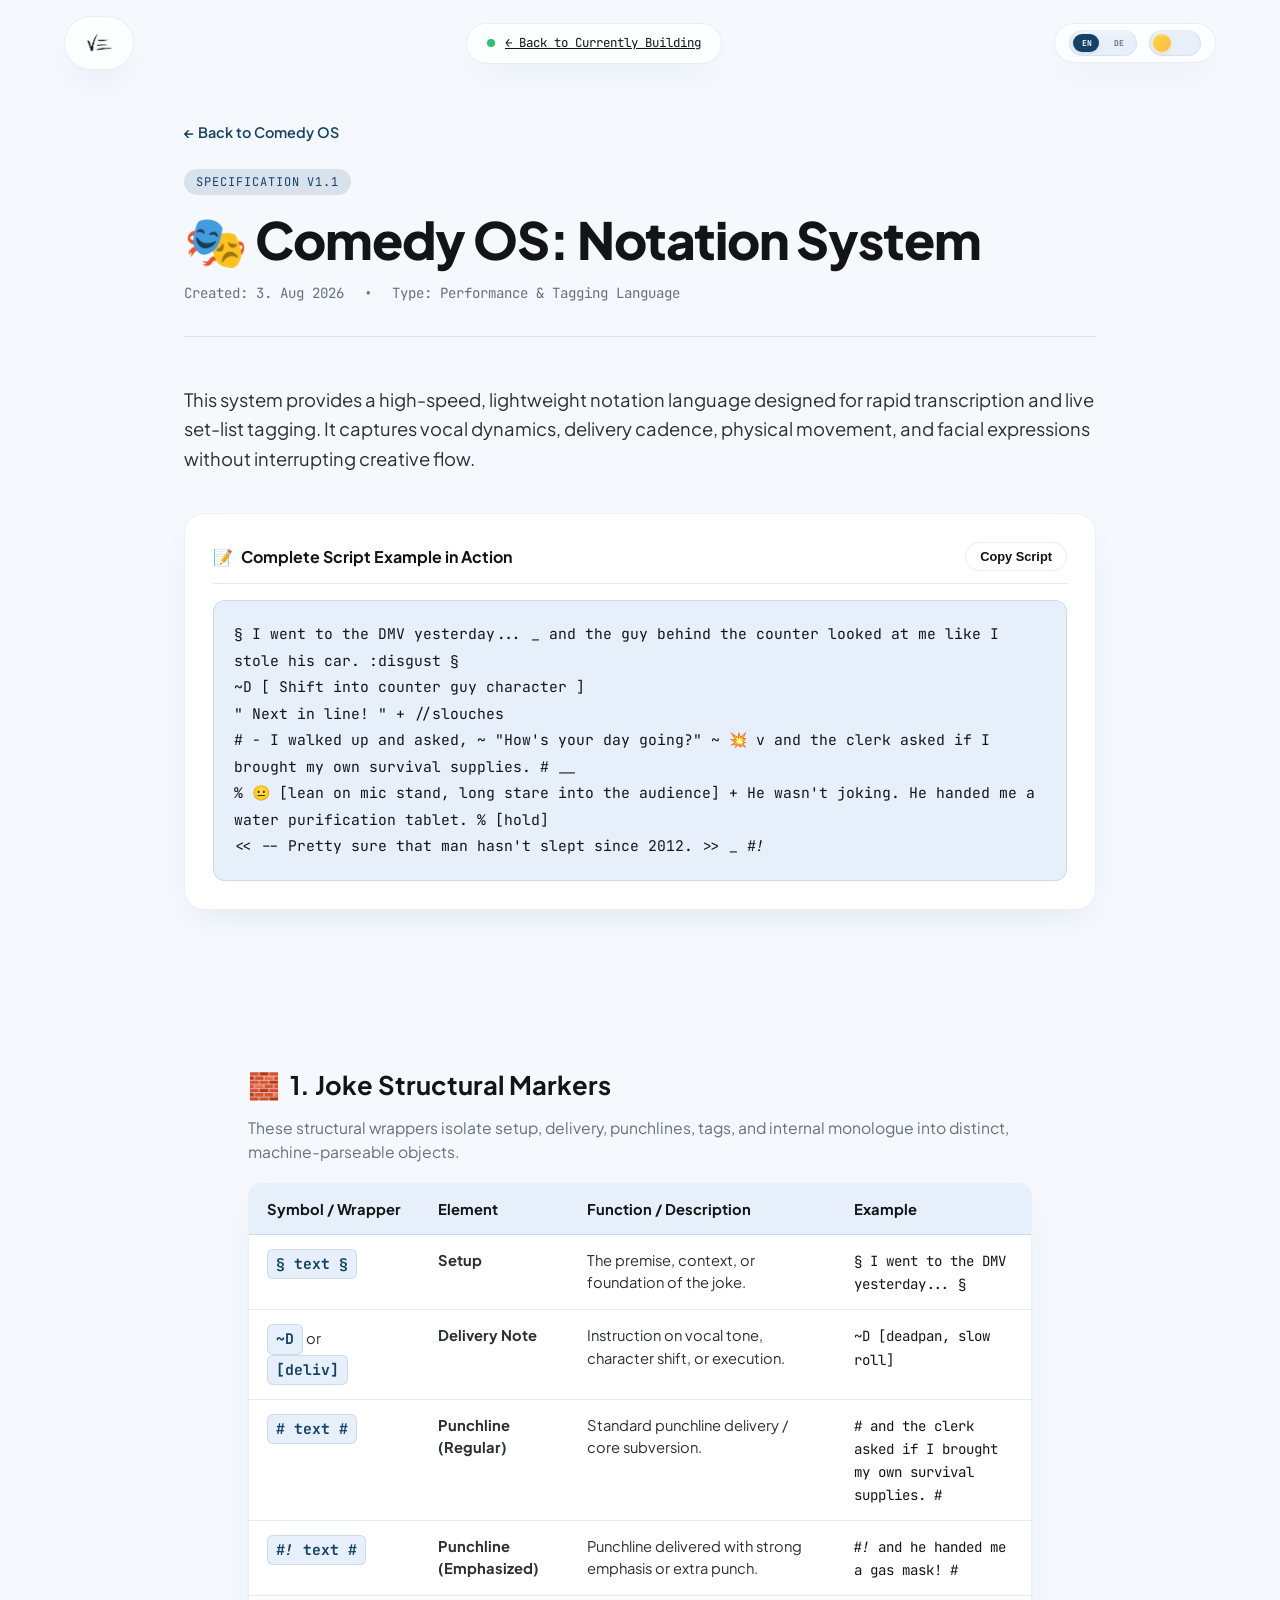
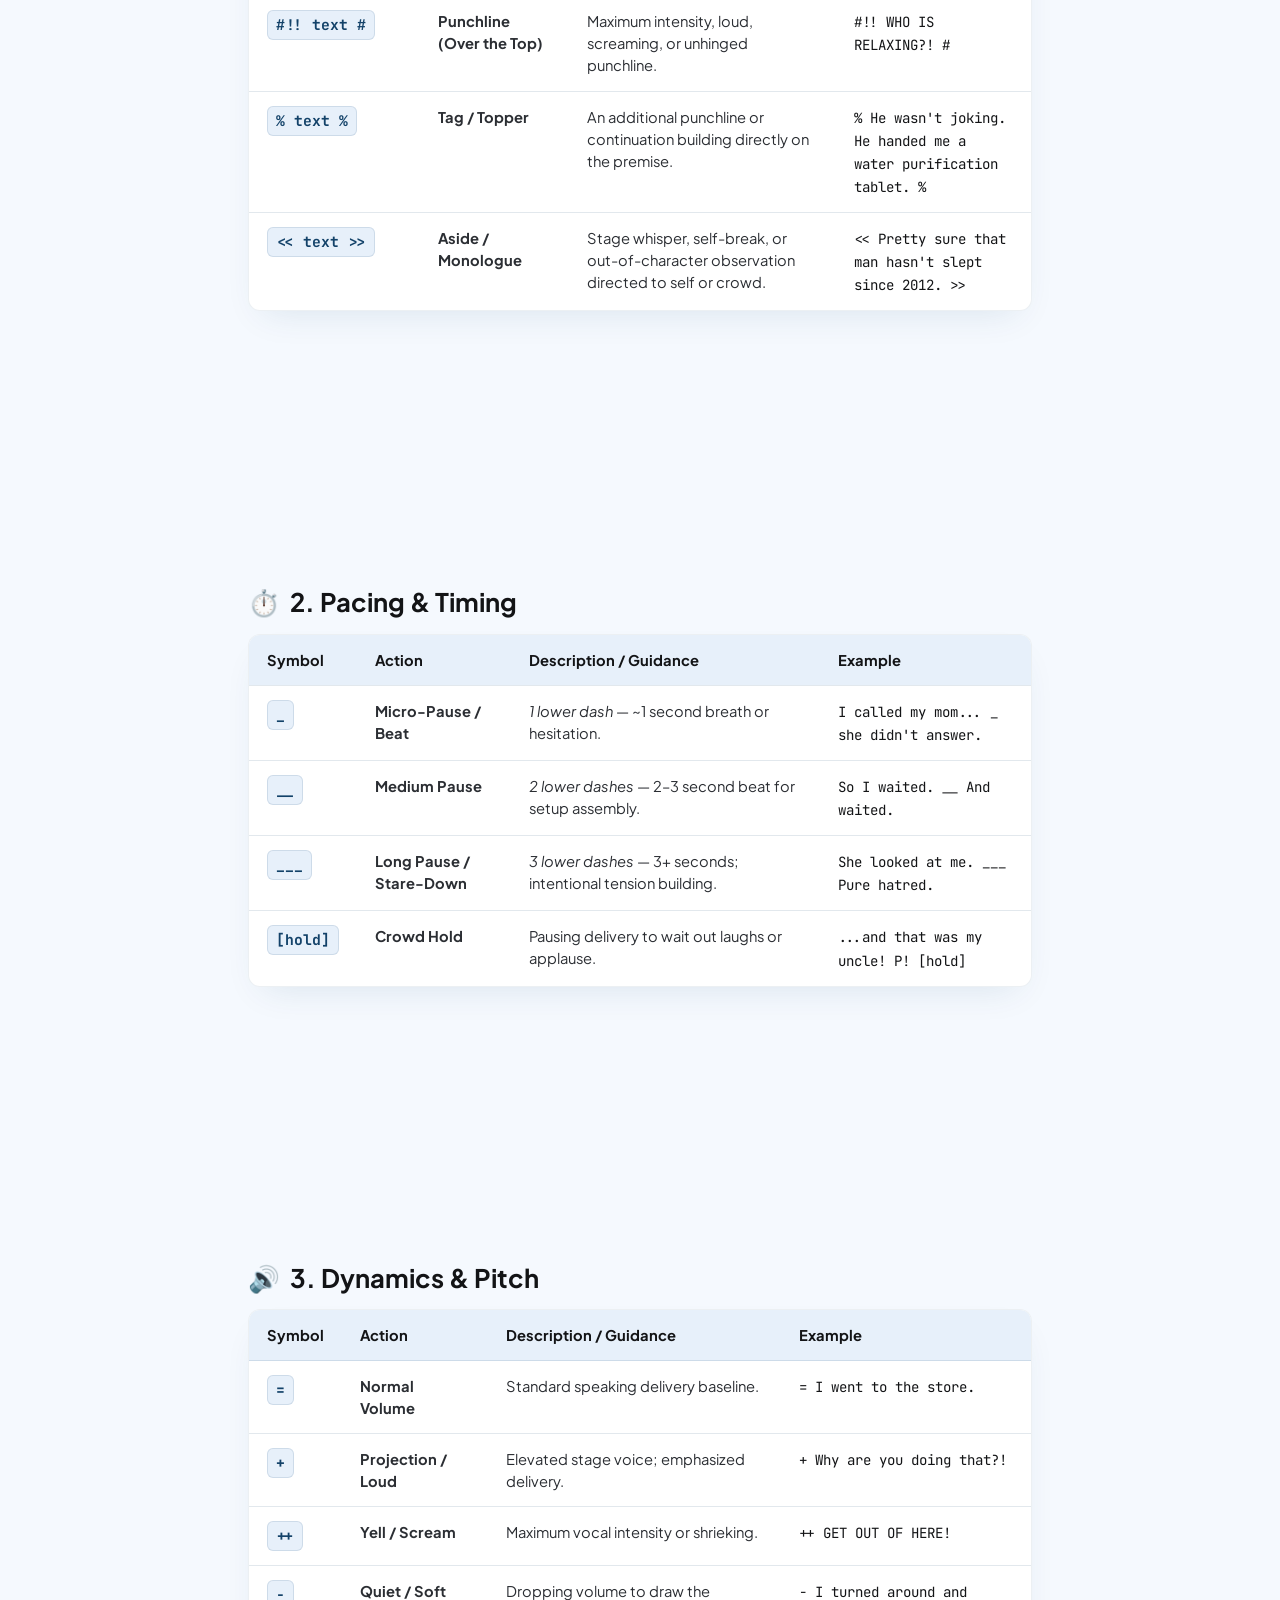
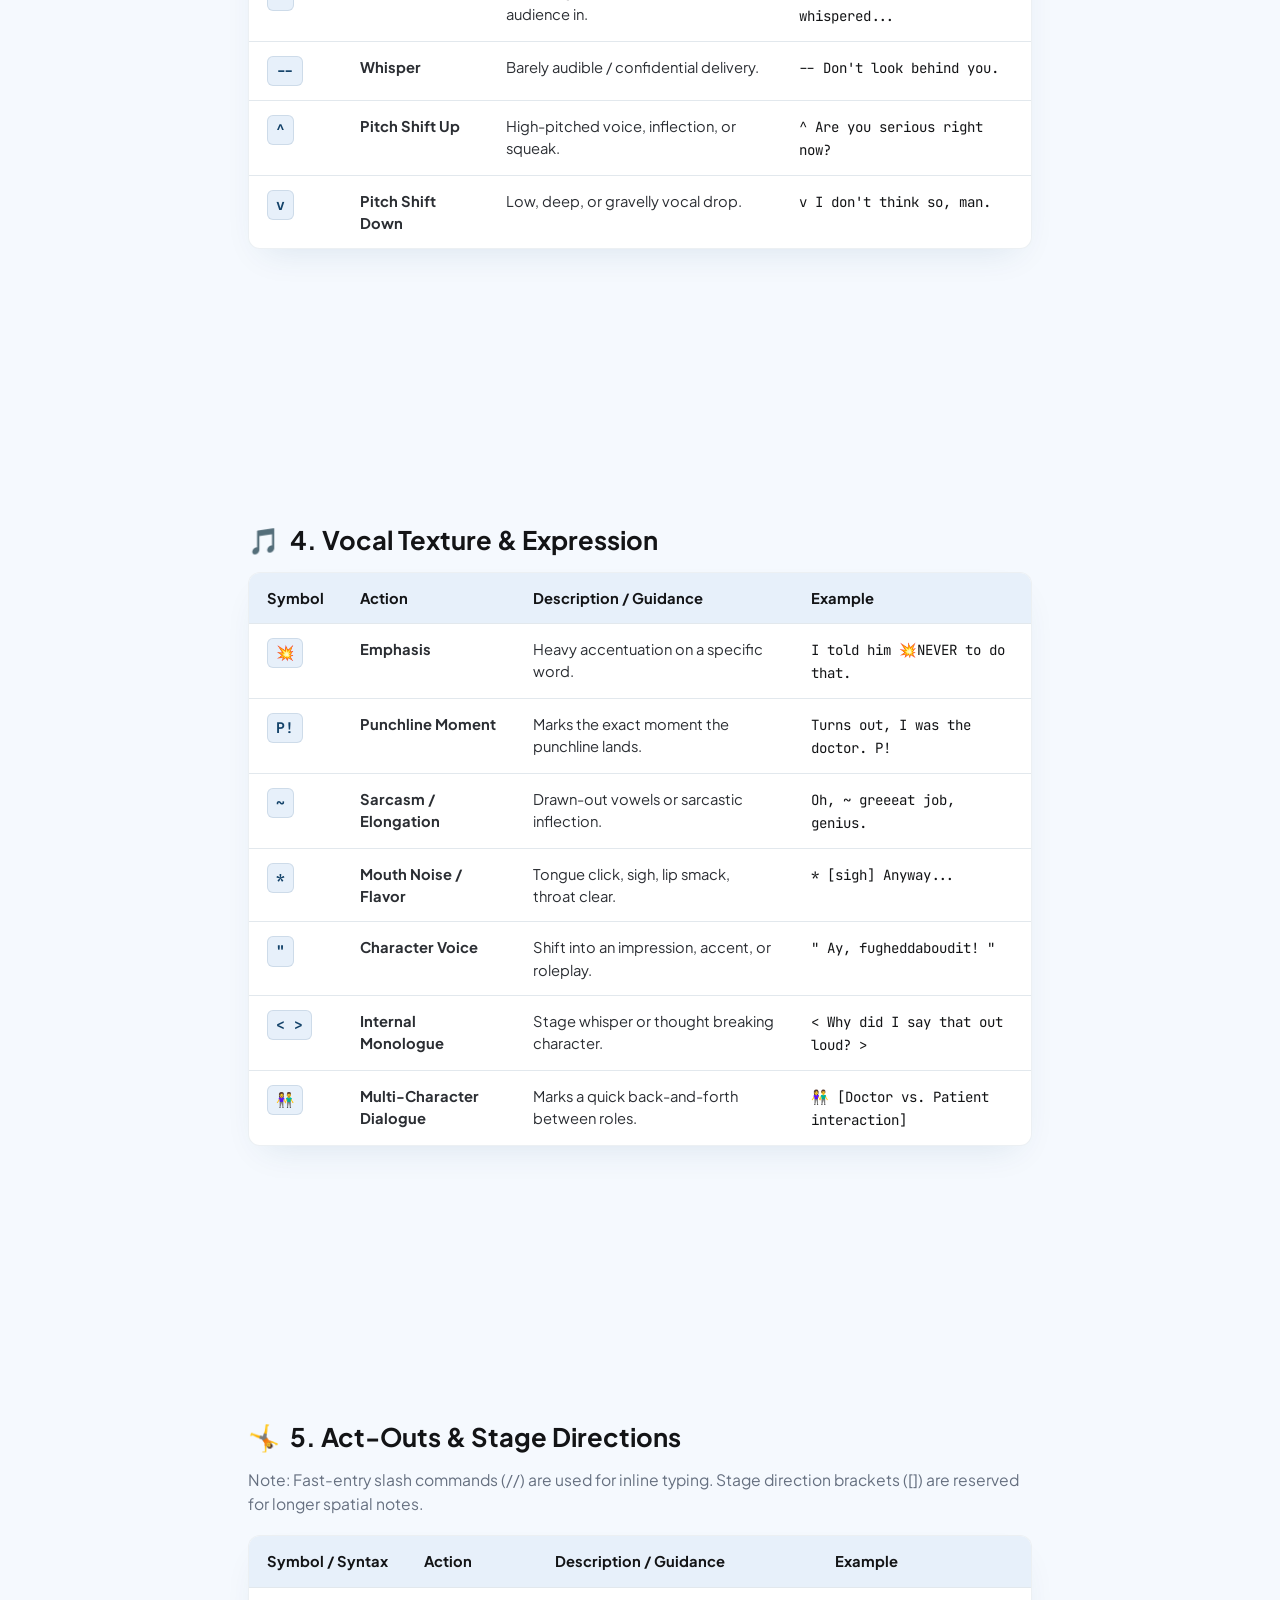
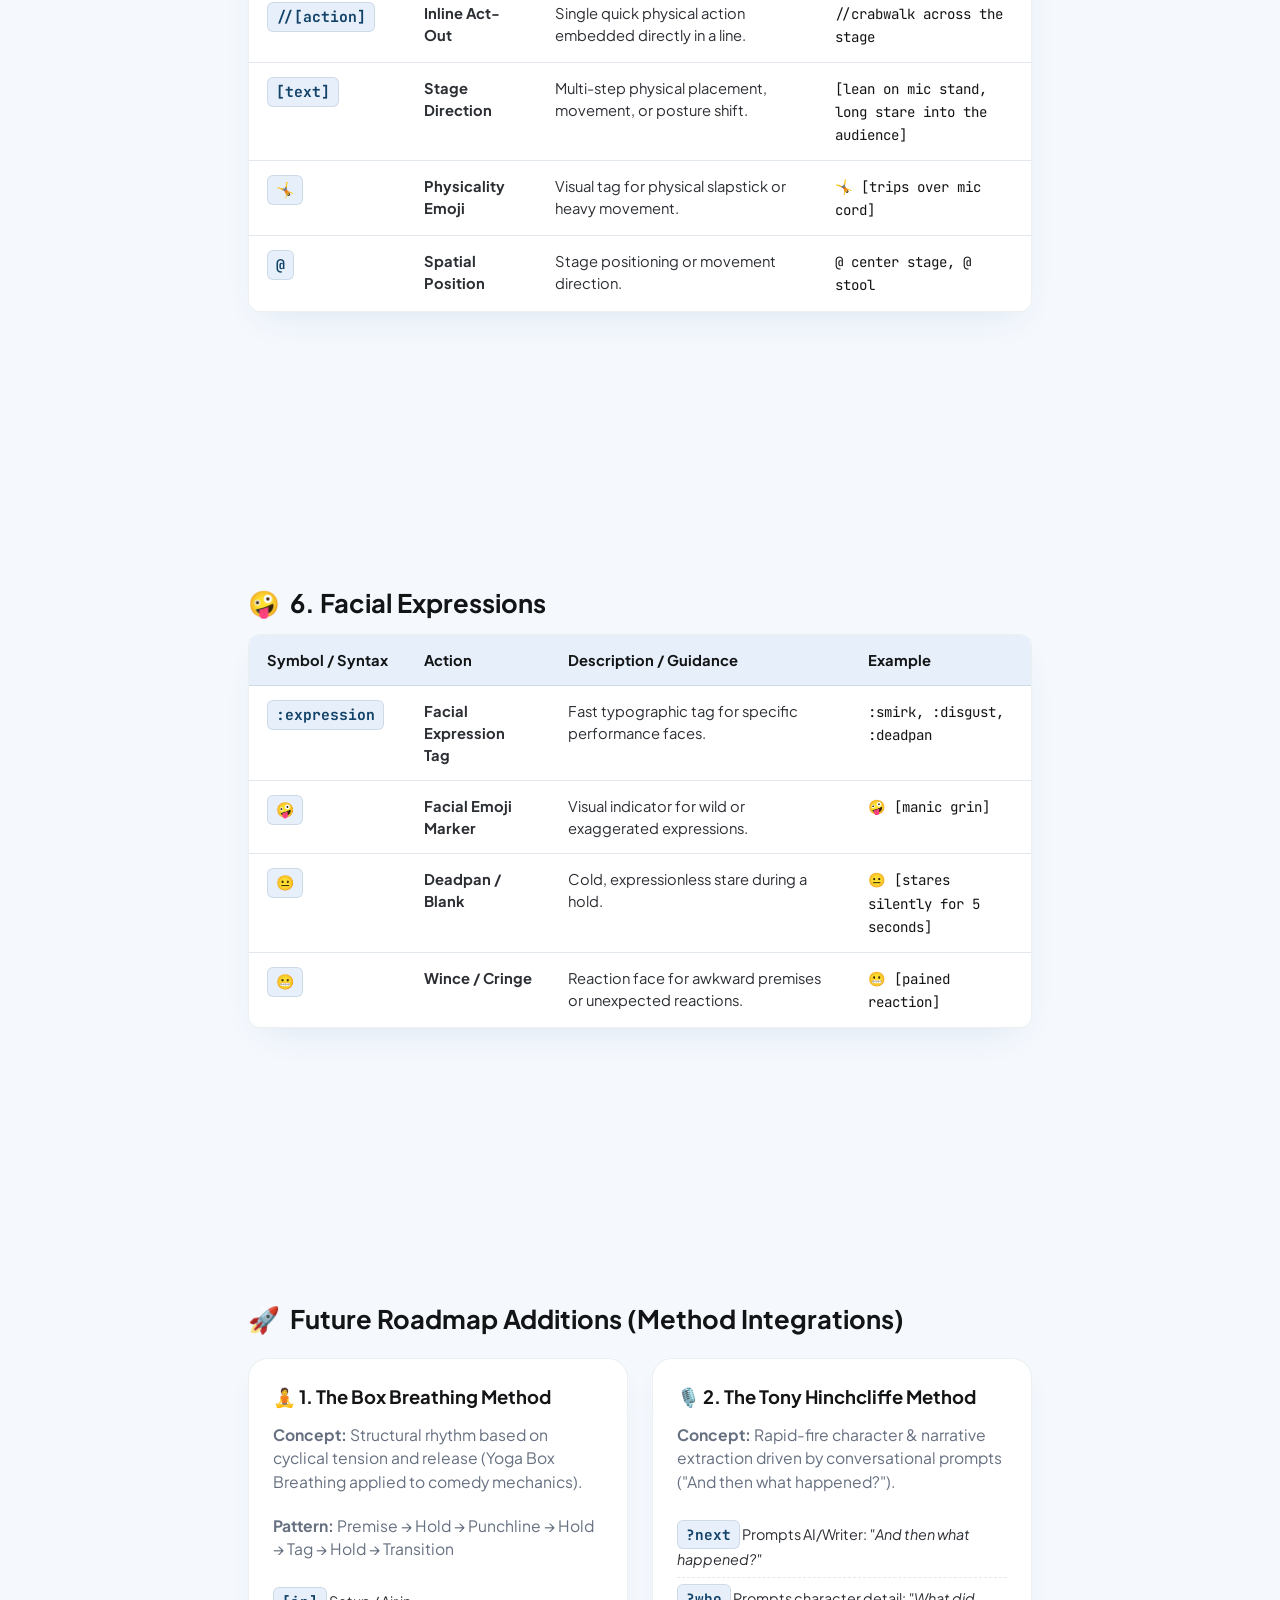
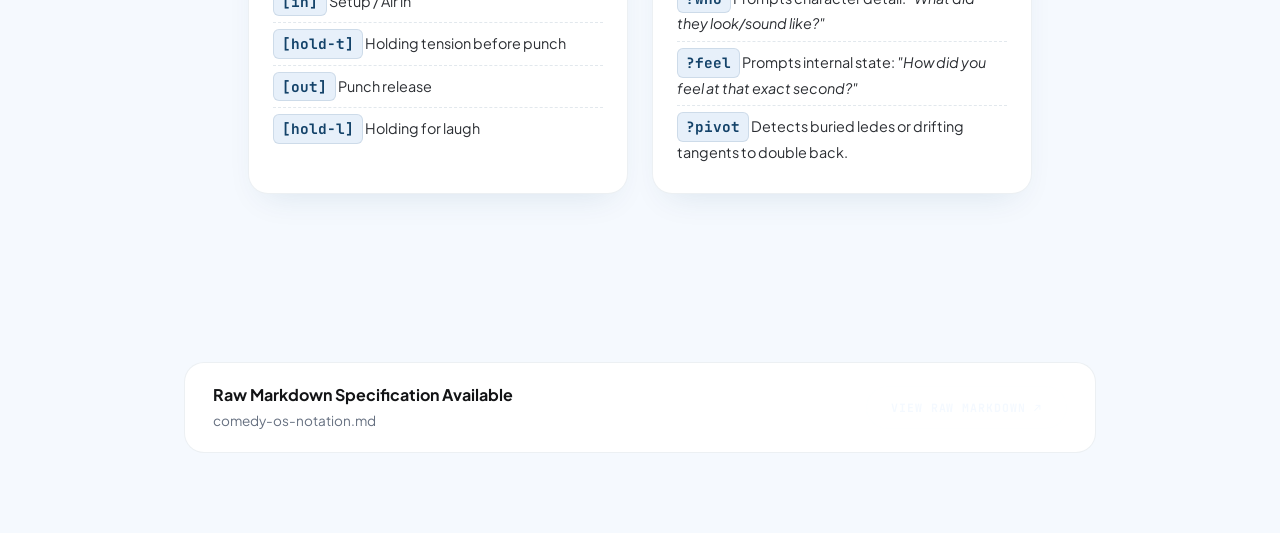
<file: comedy-os-notation.html>
<!DOCTYPE html>
<html lang="en" data-theme="dark" data-lang="en">
<head>
    <meta charset="UTF-8">
    <meta name="viewport" content="width=device-width, initial-scale=1.0">
    <title>Comedy OS: Notation System (V1.1) — Viktor Enns</title>
    <meta name="description" content="A high-speed, lightweight notation language designed for rapid transcription and live set-list tagging in Comedy OS.">
    <!-- Favicon -->
    <link rel="icon" type="image/png" href="assets/logo.png">
    <link rel="stylesheet" href="styles.css">
    <link rel="stylesheet" href="amicro-transitions.css">
    <script>
      (function(){
        var savedTheme = localStorage.getItem('theme');
        var systemTheme = (window.matchMedia && matchMedia('(prefers-color-scheme:dark)').matches) ? 'dark' : 'light';
        document.documentElement.setAttribute('data-theme', savedTheme || systemTheme);
        var savedLang = localStorage.getItem('lang') || 'en';
        document.documentElement.setAttribute('data-lang', savedLang);
      })();
    </script>
    <style>
        .doc-container {
            max-width: 1040px;
            margin: 120px auto 80px;
            padding: 0 var(--gutter);
        }

        .back-nav {
            display: inline-flex;
            align-items: center;
            gap: 8px;
            margin-bottom: 24px;
            font-size: 0.9rem;
            font-weight: 600;
            color: var(--accent);
            text-decoration: none;
            transition: transform 0.2s var(--ease);
        }
        .back-nav:hover {
            transform: translateX(-4px);
        }

        .doc-header {
            margin-bottom: 48px;
            border-bottom: 1px solid var(--rule);
            padding-bottom: 32px;
        }

        .doc-badge {
            display: inline-block;
            padding: 4px 12px;
            border-radius: var(--radius-pill);
            background: var(--rule);
            font-family: var(--mono);
            font-size: 0.75rem;
            letter-spacing: 0.08em;
            text-transform: uppercase;
            color: var(--accent);
            margin-bottom: 16px;
        }

        .doc-title {
            font-family: var(--sans);
            font-size: clamp(2.2rem, 4vw, 3.5rem);
            font-weight: 800;
            line-height: 1.1;
            letter-spacing: -0.02em;
            margin-bottom: 16px;
            color: var(--ink);
        }

        .doc-meta {
            display: flex;
            gap: 20px;
            font-size: 0.88rem;
            color: var(--muted);
            font-family: var(--mono);
        }

        .doc-intro {
            font-size: 1.15rem;
            line-height: 1.6;
            color: var(--ink-soft);
            margin-bottom: 40px;
        }

        /* Example Code Box */
        .script-box {
            position: relative;
            background: var(--bg-raised);
            border: 1px solid var(--glass-border);
            border-radius: var(--radius-lg);
            padding: 28px;
            margin-bottom: 48px;
            box-shadow: var(--glass-shadow);
        }

        .script-box-header {
            display: flex;
            justify-content: space-between;
            align-items: center;
            margin-bottom: 16px;
            padding-bottom: 12px;
            border-bottom: 1px solid var(--rule);
        }

        .script-box-title {
            font-size: 1rem;
            font-weight: 700;
            display: flex;
            align-items: center;
            gap: 8px;
        }

        .copy-btn {
            background: var(--glass-bg);
            border: 1px solid var(--glass-border);
            color: var(--ink);
            padding: 6px 14px;
            border-radius: var(--radius-pill);
            font-size: 0.8rem;
            font-weight: 600;
            cursor: pointer;
            transition: all 0.2s var(--ease);
        }

        .copy-btn:hover {
            background: var(--accent);
            color: #fff;
        }

        .script-content {
            font-family: var(--mono);
            font-size: 0.92rem;
            line-height: 1.8;
            white-space: pre-wrap;
            color: var(--ink);
            background: var(--bg-deep);
            padding: 20px;
            border-radius: var(--radius);
            border: 1px solid var(--rule);
            overflow-x: auto;
        }

        /* Section styling */
        .section-block {
            margin-bottom: 56px;
        }

        .section-block h2 {
            font-size: 1.6rem;
            font-weight: 700;
            margin-bottom: 12px;
            color: var(--ink);
            display: flex;
            align-items: center;
            gap: 10px;
        }

        .section-block p.desc {
            color: var(--muted);
            margin-bottom: 20px;
            font-size: 0.98rem;
        }

        /* Custom Modern Table */
        .table-wrap {
            width: 100%;
            overflow-x: auto;
            border-radius: var(--radius);
            border: 1px solid var(--glass-border);
            background: var(--bg-raised);
            box-shadow: var(--glass-shadow);
        }

        table {
            width: 100%;
            border-collapse: collapse;
            text-align: left;
            font-size: 0.92rem;
        }

        th {
            background: var(--bg-deep);
            padding: 14px 18px;
            font-weight: 700;
            color: var(--ink);
            border-bottom: 1px solid var(--rule);
            white-space: nowrap;
        }

        td {
            padding: 14px 18px;
            border-bottom: 1px solid var(--rule);
            color: var(--ink-soft);
            vertical-align: top;
        }

        tr:last-child td {
            border-bottom: none;
        }

        tr:hover td {
            background: var(--glass-bg);
        }

        .sym-code {
            font-family: var(--mono);
            background: var(--bg-deep);
            padding: 3px 8px;
            border-radius: 6px;
            color: var(--accent);
            font-weight: 700;
            border: 1px solid var(--rule);
            display: inline-block;
            white-space: nowrap;
        }

        .ex-code {
            font-family: var(--mono);
            font-size: 0.88rem;
            color: var(--ink);
        }

        /* Roadmap cards */
        .roadmap-grid {
            display: grid;
            grid-template-columns: repeat(auto-fit, minmax(320px, 1fr));
            gap: 24px;
            margin-top: 20px;
        }

        .roadmap-card {
            background: var(--bg-raised);
            border: 1px solid var(--glass-border);
            border-radius: var(--radius-lg);
            padding: 24px;
            box-shadow: var(--glass-shadow);
        }

        .roadmap-card h3 {
            font-size: 1.15rem;
            font-weight: 700;
            margin-bottom: 12px;
            color: var(--ink);
        }

        .roadmap-card ul {
            list-style: none;
            padding-left: 0;
            margin-top: 12px;
        }

        .roadmap-card li {
            padding: 6px 0;
            font-size: 0.9rem;
            color: var(--ink-soft);
            border-bottom: 1px dashed var(--rule);
        }

        .roadmap-card li:last-child {
            border-bottom: none;
        }

        .download-bar {
            display: flex;
            justify-content: space-between;
            align-items: center;
            background: var(--bg-raised);
            padding: 20px 28px;
            border-radius: var(--radius-lg);
            border: 1px solid var(--glass-border);
            margin-top: 60px;
        }

        @media (max-width: 768px) {
            .doc-container {
                margin-top: 100px;
            }
            .download-bar {
                flex-direction: column;
                gap: 16px;
                text-align: center;
            }
        }
    </style>
</head>
<body>
    <!-- Cursor Light -->
    <div class="cursor-light" aria-hidden="true"></div>
    <div class="scroll-progress"></div>

    <!-- Top Nav -->
    <nav class="top-nav" aria-label="Primary">
        <a href="index.html" class="brand glass glass--pill" aria-label="Viktor Enns — back to home">
            <img src="assets/logo.png" alt="Viktor Enns Logo" class="brand-logo">
        </a>

        <a href="index.html#currently-building" class="status-pill glass glass--pill">
            <span class="status-dot" aria-hidden="true"></span>
            <span class="status-text lang-en">← Back to Currently Building</span>
            <span class="status-text lang-de">← Zurück zu Derzeit in Entwicklung</span>
        </a>

        <div class="controls glass glass--pill">
            <label class="lang-toggle-switch" aria-label="Toggle language EN DE">
                <input type="checkbox" id="lang-toggle">
                <span class="lang-slider">
                    <span class="lang-slider-en">EN</span>
                    <span class="lang-slider-de">DE</span>
                </span>
            </label>
            <label class="toggle-switch" aria-label="Toggle dark mode">
                <input type="checkbox" id="theme-toggle">
                <span class="slider"></span>
            </label>
        </div>
    </nav>

    <!-- Content Container -->
    <main class="doc-container">
        <a href="index.html#currently-building" class="back-nav">
            <span class="lang-en">← Back to Comedy OS</span>
            <span class="lang-de">← Zurück zu Comedy OS</span>
        </a>

        <header class="doc-header">
            <span class="doc-badge">Specification V1.1</span>
            <h1 class="doc-title">🎭 Comedy OS: Notation System</h1>
            <div class="doc-meta">
                <span>Created: 3. Aug 2026</span>
                <span>•</span>
                <span>Type: Performance & Tagging Language</span>
            </div>
        </header>

        <p class="doc-intro lang-en">
            This system provides a high-speed, lightweight notation language designed for rapid transcription and live set-list tagging. It captures vocal dynamics, delivery cadence, physical movement, and facial expressions without interrupting creative flow.
        </p>
        <p class="doc-intro lang-de">
            Dieses System bietet eine extrem schnelle, leichtgewichtige Notationssprache für die rasche Transkription und Live-Setlist-Tagging. Es erfasst Vokaldynamik, Lieferkadenz, physische Bewegung und Mimik, ohne den kreativen Fluss zu unterbrechen.
        </p>

        <!-- Complete Script Example -->
        <section class="script-box">
            <div class="script-box-header">
                <div class="script-box-title">
                    <span>📝</span>
                    <span class="lang-en">Complete Script Example in Action</span>
                    <span class="lang-de">Vollständiges Skriptbeispiel in Aktion</span>
                </div>
                <button class="copy-btn" id="copy-script-btn">Copy Script</button>
            </div>
            <pre class="script-content" id="script-sample">§ I went to the DMV yesterday... _ and the guy behind the counter looked at me like I stole his car. :disgust §  
~D [ Shift into counter guy character ]  
" Next in line! " + //slouches  
# - I walked up and asked, ~ "How's your day going?" ~ 💥 v and the clerk asked if I brought my own survival supplies. # __  
% 😐 [lean on mic stand, long stare into the audience] + He wasn't joking. He handed me a water purification tablet. % [hold]  
<< -- Pretty sure that man hasn't slept since 2012. >> _ #!</pre>
        </section>

        <!-- Section 1: Structural Markers -->
        <section class="section-block">
            <h2><span>🧱</span> 1. Joke Structural Markers</h2>
            <p class="desc lang-en">These structural wrappers isolate setup, delivery, punchlines, tags, and internal monologue into distinct, machine-parseable objects.</p>
            <p class="desc lang-de">Diese strukturellen Wrapper isolieren Setup, Delivery, Punchlines, Tags und internen Monolog in eindeutige, maschinenlesbare Objekte.</p>
            
            <div class="table-wrap">
                <table>
                    <thead>
                        <tr>
                            <th>Symbol / Wrapper</th>
                            <th>Element</th>
                            <th>Function / Description</th>
                            <th>Example</th>
                        </tr>
                    </thead>
                    <tbody>
                        <tr>
                            <td><span class="sym-code">§ text §</span></td>
                            <td><strong>Setup</strong></td>
                            <td>The premise, context, or foundation of the joke.</td>
                            <td><span class="ex-code">§ I went to the DMV yesterday... §</span></td>
                        </tr>
                        <tr>
                            <td><span class="sym-code">~D</span> or <span class="sym-code">[deliv]</span></td>
                            <td><strong>Delivery Note</strong></td>
                            <td>Instruction on vocal tone, character shift, or execution.</td>
                            <td><span class="ex-code">~D [deadpan, slow roll]</span></td>
                        </tr>
                        <tr>
                            <td><span class="sym-code"># text #</span></td>
                            <td><strong>Punchline (Regular)</strong></td>
                            <td>Standard punchline delivery / core subversion.</td>
                            <td><span class="ex-code"># and the clerk asked if I brought my own survival supplies. #</span></td>
                        </tr>
                        <tr>
                            <td><span class="sym-code">#! text #</span></td>
                            <td><strong>Punchline (Emphasized)</strong></td>
                            <td>Punchline delivered with strong emphasis or extra punch.</td>
                            <td><span class="ex-code">#! and he handed me a gas mask! #</span></td>
                        </tr>
                        <tr>
                            <td><span class="sym-code">#!! text #</span></td>
                            <td><strong>Punchline (Over the Top)</strong></td>
                            <td>Maximum intensity, loud, screaming, or unhinged punchline.</td>
                            <td><span class="ex-code">#!! WHO IS RELAXING?! #</span></td>
                        </tr>
                        <tr>
                            <td><span class="sym-code">% text %</span></td>
                            <td><strong>Tag / Topper</strong></td>
                            <td>An additional punchline or continuation building directly on the premise.</td>
                            <td><span class="ex-code">% He wasn't joking. He handed me a water purification tablet. %</span></td>
                        </tr>
                        <tr>
                            <td><span class="sym-code">&lt;&lt; text &gt;&gt;</span></td>
                            <td><strong>Aside / Monologue</strong></td>
                            <td>Stage whisper, self-break, or out-of-character observation directed to self or crowd.</td>
                            <td><span class="ex-code">&lt;&lt; Pretty sure that man hasn't slept since 2012. &gt;&gt;</span></td>
                        </tr>
                    </tbody>
                </table>
            </div>
        </section>

        <!-- Section 2: Pacing & Timing -->
        <section class="section-block">
            <h2><span>⏱️</span> 2. Pacing & Timing</h2>
            <div class="table-wrap">
                <table>
                    <thead>
                        <tr>
                            <th>Symbol</th>
                            <th>Action</th>
                            <th>Description / Guidance</th>
                            <th>Example</th>
                        </tr>
                    </thead>
                    <tbody>
                        <tr>
                            <td><span class="sym-code">_</span></td>
                            <td><strong>Micro-Pause / Beat</strong></td>
                            <td><em>1 lower dash</em> — ~1 second breath or hesitation.</td>
                            <td><span class="ex-code">I called my mom... _ she didn't answer.</span></td>
                        </tr>
                        <tr>
                            <td><span class="sym-code">__</span></td>
                            <td><strong>Medium Pause</strong></td>
                            <td><em>2 lower dashes</em> — 2–3 second beat for setup assembly.</td>
                            <td><span class="ex-code">So I waited. __ And waited.</span></td>
                        </tr>
                        <tr>
                            <td><span class="sym-code">___</span></td>
                            <td><strong>Long Pause / Stare-Down</strong></td>
                            <td><em>3 lower dashes</em> — 3+ seconds; intentional tension building.</td>
                            <td><span class="ex-code">She looked at me. ___ Pure hatred.</span></td>
                        </tr>
                        <tr>
                            <td><span class="sym-code">[hold]</span></td>
                            <td><strong>Crowd Hold</strong></td>
                            <td>Pausing delivery to wait out laughs or applause.</td>
                            <td><span class="ex-code">...and that was my uncle! P! [hold]</span></td>
                        </tr>
                    </tbody>
                </table>
            </div>
        </section>

        <!-- Section 3: Dynamics & Pitch -->
        <section class="section-block">
            <h2><span>🔊</span> 3. Dynamics & Pitch</h2>
            <div class="table-wrap">
                <table>
                    <thead>
                        <tr>
                            <th>Symbol</th>
                            <th>Action</th>
                            <th>Description / Guidance</th>
                            <th>Example</th>
                        </tr>
                    </thead>
                    <tbody>
                        <tr>
                            <td><span class="sym-code">=</span></td>
                            <td><strong>Normal Volume</strong></td>
                            <td>Standard speaking delivery baseline.</td>
                            <td><span class="ex-code">= I went to the store.</span></td>
                        </tr>
                        <tr>
                            <td><span class="sym-code">+</span></td>
                            <td><strong>Projection / Loud</strong></td>
                            <td>Elevated stage voice; emphasized delivery.</td>
                            <td><span class="ex-code">+ Why are you doing that?!</span></td>
                        </tr>
                        <tr>
                            <td><span class="sym-code">++</span></td>
                            <td><strong>Yell / Scream</strong></td>
                            <td>Maximum vocal intensity or shrieking.</td>
                            <td><span class="ex-code">++ GET OUT OF HERE!</span></td>
                        </tr>
                        <tr>
                            <td><span class="sym-code">-</span></td>
                            <td><strong>Quiet / Soft</strong></td>
                            <td>Dropping volume to draw the audience in.</td>
                            <td><span class="ex-code">- I turned around and whispered...</span></td>
                        </tr>
                        <tr>
                            <td><span class="sym-code">--</span></td>
                            <td><strong>Whisper</strong></td>
                            <td>Barely audible / confidential delivery.</td>
                            <td><span class="ex-code">-- Don't look behind you.</span></td>
                        </tr>
                        <tr>
                            <td><span class="sym-code">^</span></td>
                            <td><strong>Pitch Shift Up</strong></td>
                            <td>High-pitched voice, inflection, or squeak.</td>
                            <td><span class="ex-code">^ Are you serious right now?</span></td>
                        </tr>
                        <tr>
                            <td><span class="sym-code">v</span></td>
                            <td><strong>Pitch Shift Down</strong></td>
                            <td>Low, deep, or gravelly vocal drop.</td>
                            <td><span class="ex-code">v I don't think so, man.</span></td>
                        </tr>
                    </tbody>
                </table>
            </div>
        </section>

        <!-- Section 4: Vocal Texture & Expression -->
        <section class="section-block">
            <h2><span>🎵</span> 4. Vocal Texture & Expression</h2>
            <div class="table-wrap">
                <table>
                    <thead>
                        <tr>
                            <th>Symbol</th>
                            <th>Action</th>
                            <th>Description / Guidance</th>
                            <th>Example</th>
                        </tr>
                    </thead>
                    <tbody>
                        <tr>
                            <td><span class="sym-code">💥</span></td>
                            <td><strong>Emphasis</strong></td>
                            <td>Heavy accentuation on a specific word.</td>
                            <td><span class="ex-code">I told him 💥NEVER to do that.</span></td>
                        </tr>
                        <tr>
                            <td><span class="sym-code">P!</span></td>
                            <td><strong>Punchline Moment</strong></td>
                            <td>Marks the exact moment the punchline lands.</td>
                            <td><span class="ex-code">Turns out, I was the doctor. P!</span></td>
                        </tr>
                        <tr>
                            <td><span class="sym-code">~</span></td>
                            <td><strong>Sarcasm / Elongation</strong></td>
                            <td>Drawn-out vowels or sarcastic inflection.</td>
                            <td><span class="ex-code">Oh, ~ greeeat job, genius.</span></td>
                        </tr>
                        <tr>
                            <td><span class="sym-code">*</span></td>
                            <td><strong>Mouth Noise / Flavor</strong></td>
                            <td>Tongue click, sigh, lip smack, throat clear.</td>
                            <td><span class="ex-code">* [sigh] Anyway...</span></td>
                        </tr>
                        <tr>
                            <td><span class="sym-code">"</span></td>
                            <td><strong>Character Voice</strong></td>
                            <td>Shift into an impression, accent, or roleplay.</td>
                            <td><span class="ex-code">" Ay, fugheddaboudit! "</span></td>
                        </tr>
                        <tr>
                            <td><span class="sym-code">&lt; &gt;</span></td>
                            <td><strong>Internal Monologue</strong></td>
                            <td>Stage whisper or thought breaking character.</td>
                            <td><span class="ex-code">&lt; Why did I say that out loud? &gt;</span></td>
                        </tr>
                        <tr>
                            <td><span class="sym-code">👫</span></td>
                            <td><strong>Multi-Character Dialogue</strong></td>
                            <td>Marks a quick back-and-forth between roles.</td>
                            <td><span class="ex-code">👫 [Doctor vs. Patient interaction]</span></td>
                        </tr>
                    </tbody>
                </table>
            </div>
        </section>

        <!-- Section 5: Act-Outs & Stage Directions -->
        <section class="section-block">
            <h2><span>🤸</span> 5. Act-Outs & Stage Directions</h2>
            <p class="desc lang-en">Note: Fast-entry slash commands (//) are used for inline typing. Stage direction brackets ([]) are reserved for longer spatial notes.</p>
            <p class="desc lang-de">Hinweis: Schnelle Slash-Befehle (//) dienen der Inline-Eingabe. Eckige Klammern ([]) bleiben längeren Ortshinweisen vorbehalten.</p>

            <div class="table-wrap">
                <table>
                    <thead>
                        <tr>
                            <th>Symbol / Syntax</th>
                            <th>Action</th>
                            <th>Description / Guidance</th>
                            <th>Example</th>
                        </tr>
                    </thead>
                    <tbody>
                        <tr>
                            <td><span class="sym-code">//[action]</span></td>
                            <td><strong>Inline Act-Out</strong></td>
                            <td>Single quick physical action embedded directly in a line.</td>
                            <td><span class="ex-code">//crabwalk across the stage</span></td>
                        </tr>
                        <tr>
                            <td><span class="sym-code">[text]</span></td>
                            <td><strong>Stage Direction</strong></td>
                            <td>Multi-step physical placement, movement, or posture shift.</td>
                            <td><span class="ex-code">[lean on mic stand, long stare into the audience]</span></td>
                        </tr>
                        <tr>
                            <td><span class="sym-code">🤸</span></td>
                            <td><strong>Physicality Emoji</strong></td>
                            <td>Visual tag for physical slapstick or heavy movement.</td>
                            <td><span class="ex-code">🤸 [trips over mic cord]</span></td>
                        </tr>
                        <tr>
                            <td><span class="sym-code">@</span></td>
                            <td><strong>Spatial Position</strong></td>
                            <td>Stage positioning or movement direction.</td>
                            <td><span class="ex-code">@ center stage, @ stool</span></td>
                        </tr>
                    </tbody>
                </table>
            </div>
        </section>

        <!-- Section 6: Facial Expressions -->
        <section class="section-block">
            <h2><span>🤪</span> 6. Facial Expressions</h2>
            <div class="table-wrap">
                <table>
                    <thead>
                        <tr>
                            <th>Symbol / Syntax</th>
                            <th>Action</th>
                            <th>Description / Guidance</th>
                            <th>Example</th>
                        </tr>
                    </thead>
                    <tbody>
                        <tr>
                            <td><span class="sym-code">:expression</span></td>
                            <td><strong>Facial Expression Tag</strong></td>
                            <td>Fast typographic tag for specific performance faces.</td>
                            <td><span class="ex-code">:smirk, :disgust, :deadpan</span></td>
                        </tr>
                        <tr>
                            <td><span class="sym-code">🤪</span></td>
                            <td><strong>Facial Emoji Marker</strong></td>
                            <td>Visual indicator for wild or exaggerated expressions.</td>
                            <td><span class="ex-code">🤪 [manic grin]</span></td>
                        </tr>
                        <tr>
                            <td><span class="sym-code">😐</span></td>
                            <td><strong>Deadpan / Blank</strong></td>
                            <td>Cold, expressionless stare during a hold.</td>
                            <td><span class="ex-code">😐 [stares silently for 5 seconds]</span></td>
                        </tr>
                        <tr>
                            <td><span class="sym-code">😬</span></td>
                            <td><strong>Wince / Cringe</strong></td>
                            <td>Reaction face for awkward premises or unexpected reactions.</td>
                            <td><span class="ex-code">😬 [pained reaction]</span></td>
                        </tr>
                    </tbody>
                </table>
            </div>
        </section>

        <!-- Roadmap Additions -->
        <section class="section-block">
            <h2><span>🚀</span> Future Roadmap Additions (Method Integrations)</h2>
            
            <div class="roadmap-grid">
                <div class="roadmap-card">
                    <h3>🧘 1. The Box Breathing Method</h3>
                    <p class="desc"><strong>Concept:</strong> Structural rhythm based on cyclical tension and release (Yoga Box Breathing applied to comedy mechanics).</p>
                    <p class="desc"><strong>Pattern:</strong> Premise → Hold → Punchline → Hold → Tag → Hold → Transition</p>
                    <ul>
                        <li><span class="sym-code">[in]</span> Setup / Air in</li>
                        <li><span class="sym-code">[hold-t]</span> Holding tension before punch</li>
                        <li><span class="sym-code">[out]</span> Punch release</li>
                        <li><span class="sym-code">[hold-l]</span> Holding for laugh</li>
                    </ul>
                </div>

                <div class="roadmap-card">
                    <h3>🎙️ 2. The Tony Hinchcliffe Method</h3>
                    <p class="desc"><strong>Concept:</strong> Rapid-fire character & narrative extraction driven by conversational prompts ("And then what happened?").</p>
                    <ul>
                        <li><span class="sym-code">?next</span> Prompts AI/Writer: <em>"And then what happened?"</em></li>
                        <li><span class="sym-code">?who</span> Prompts character detail: <em>"What did they look/sound like?"</em></li>
                        <li><span class="sym-code">?feel</span> Prompts internal state: <em>"How did you feel at that exact second?"</em></li>
                        <li><span class="sym-code">?pivot</span> Detects buried ledes or drifting tangents to double back.</li>
                    </ul>
                </div>
            </div>
        </section>

        <!-- Download / Source Bar -->
        <div class="download-bar">
            <div>
                <strong class="lang-en">Raw Markdown Specification Available</strong>
                <strong class="lang-de">Spezifikation als Raw Markdown verfügbar</strong>
                <p style="font-size:0.85rem; color: var(--muted); margin-top:4px;">comedy-os-notation.md</p>
            </div>
            <a href="comedy-os-notation.md" target="_blank" class="proj-btn proj-btn-secondary" style="text-decoration:none;">
                <span class="lang-en">View Raw Markdown ↗</span>
                <span class="lang-de">Raw Markdown anzeigen ↗</span>
            </a>
        </div>
    </main>

    <!-- Script for Toggles & Copy -->
    <script>
        // Language Toggle
        const langToggle = document.getElementById('lang-toggle');
        const themeToggle = document.getElementById('theme-toggle');

        const currentTheme = localStorage.getItem('theme') ||
            (window.matchMedia && window.matchMedia('(prefers-color-scheme: dark)').matches ? 'dark' : 'light');
        const currentLang = localStorage.getItem('lang') || 'en';

        if (langToggle) {
            langToggle.checked = currentLang === 'de';
            langToggle.addEventListener('change', function () {
                const lang = this.checked ? 'de' : 'en';
                document.documentElement.setAttribute('data-lang', lang);
                localStorage.setItem('lang', lang);
            });
        }

        if (themeToggle) {
            themeToggle.checked = currentTheme === 'dark';
            themeToggle.addEventListener('change', function () {
                const theme = this.checked ? 'dark' : 'light';
                document.documentElement.setAttribute('data-theme', theme);
                localStorage.setItem('theme', theme);
            });
        }

        // Copy button
        const copyBtn = document.getElementById('copy-script-btn');
        const scriptSample = document.getElementById('script-sample');

        if (copyBtn && scriptSample) {
            copyBtn.addEventListener('click', () => {
                navigator.clipboard.writeText(scriptSample.textContent);
                copyBtn.textContent = 'Copied!';
                setTimeout(() => copyBtn.textContent = 'Copy Script', 2000);
            });
        }
    </script>
    <script src="amicro-transitions.js" defer></script>
</body>
</html>
</file>
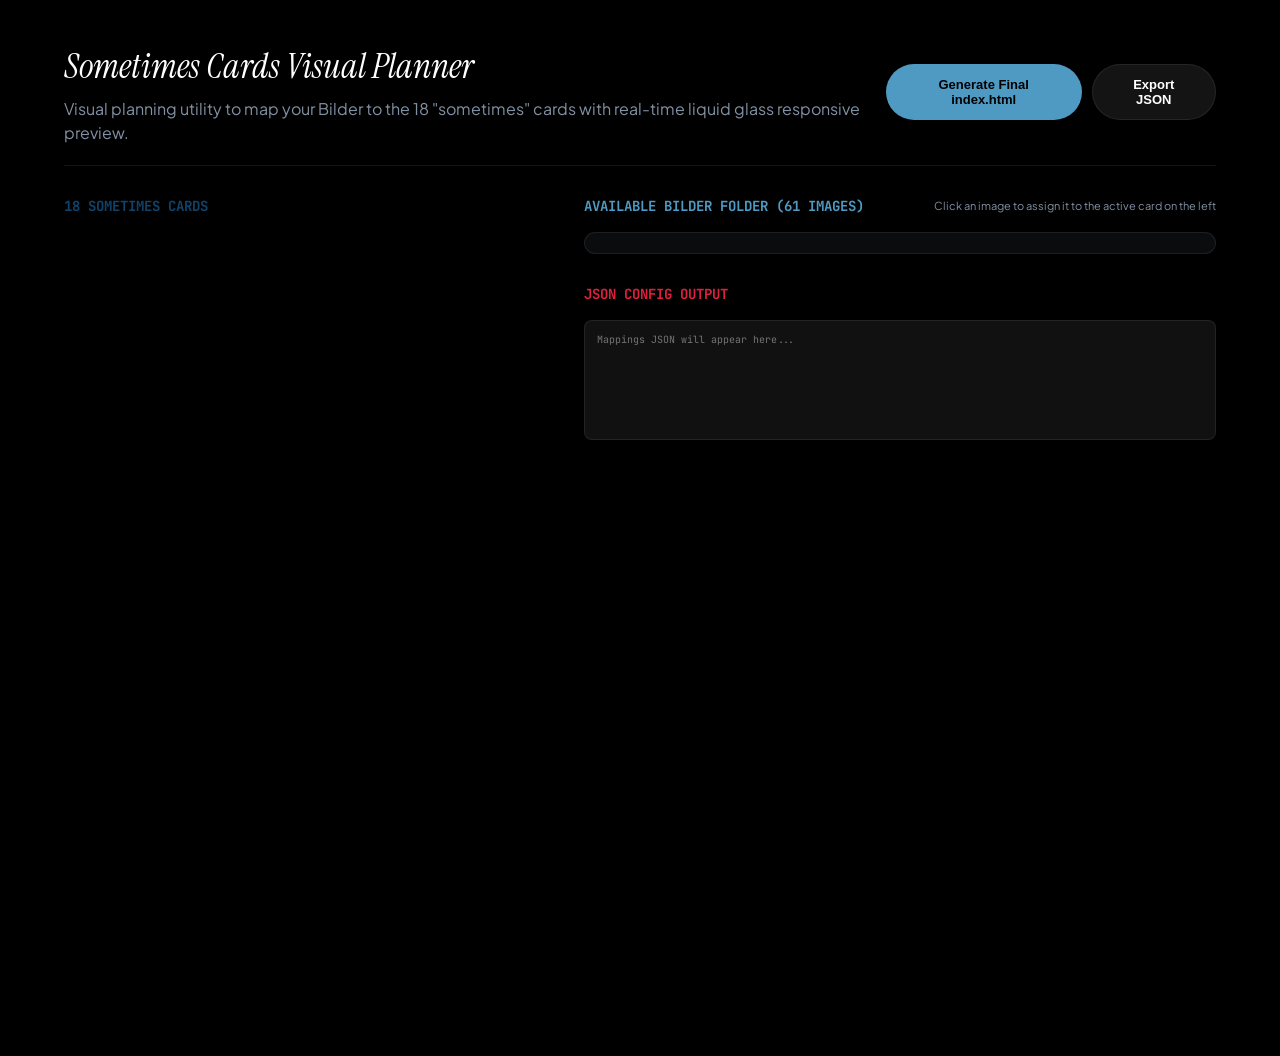
<file: sometimes-explorer.html>
<!DOCTYPE html>
<html lang="en" data-theme="dark" data-lang="en">
<head>
    <meta charset="UTF-8">
    <meta name="viewport" content="width=device-width, initial-scale=1.0">
    <title>Sometimes Cards Visual Planner & Explorer</title>
    <!-- Favicon -->
    <link rel="icon" type="image/png" href="assets/logo-light.png" media="(prefers-color-scheme: dark)">
    <link rel="icon" type="image/png" href="assets/logo-dark.png" media="(prefers-color-scheme: light)">
    <link rel="stylesheet" href="styles.css">
    <style>
        body {
            background: #000;
            color: #fff;
            padding: 40px var(--gutter);
        }
        .explorer-layout {
            display: grid;
            grid-template-columns: 480px 1fr;
            gap: 40px;
            margin-top: 30px;
            align-items: start;
        }
        .sidebar {
            position: sticky;
            top: 40px;
            height: calc(100vh - 80px);
            overflow-y: auto;
            padding-right: 15px;
        }
        .image-gallery {
            display: grid;
            grid-template-columns: repeat(auto-fill, minmax(180px, 1fr));
            gap: 16px;
            max-height: calc(100vh - 120px);
            overflow-y: auto;
            padding: 10px;
            border-radius: var(--radius);
            background: var(--bg-deep);
            border: 1px solid var(--rule);
        }
        .gallery-item {
            position: relative;
            aspect-ratio: 1;
            border-radius: 8px;
            overflow: hidden;
            border: 2px solid transparent;
            cursor: pointer;
            transition: all 0.3s ease;
        }
        .gallery-item:hover {
            transform: scale(1.03);
            border-color: var(--accent);
        }
        .gallery-item.selected {
            border-color: var(--accent-2);
            box-shadow: 0 0 12px var(--accent-2);
        }
        .gallery-item img, .gallery-item video {
            width: 100%;
            height: 100%;
            object-fit: cover;
        }
        .gallery-item-name {
            position: absolute;
            bottom: 0; left: 0; right: 0;
            background: rgba(0,0,0,0.7);
            font-family: var(--mono);
            font-size: 8px;
            padding: 4px;
            white-space: nowrap;
            overflow: hidden;
            text-overflow: ellipsis;
        }
        .planner-card-selector {
            margin-bottom: 24px;
            padding: 16px;
            border-radius: var(--radius);
            border: 1px solid var(--rule);
            background: var(--bg-raised);
            transition: all 0.3s ease;
        }
        .planner-card-selector.active {
            border-color: var(--accent);
            box-shadow: 0 0 10px rgba(77,144,255,0.15);
        }
        .planner-title-row {
            display: flex;
            justify-content: space-between;
            align-items: center;
            margin-bottom: 12px;
        }
        .planner-select {
            width: 100%;
            padding: 10px;
            border-radius: 8px;
            background: #111;
            border: 1px solid var(--rule);
            color: #fff;
            font-family: var(--mono);
            font-size: 11px;
            cursor: pointer;
        }
        .live-preview-box {
            margin-top: 15px;
            width: 100%;
            aspect-ratio: 1.5;
            border-radius: 12px;
            overflow: hidden;
            position: relative;
            background: #111;
            border: 1px solid rgba(255,255,255,0.05);
        }
        .preview-img, .preview-vid {
            position: absolute;
            inset: 0;
            width: 100%;
            height: 100%;
            object-fit: cover;
            filter: blur(8px) brightness(0.6);
            transition: all 0.5s ease;
        }
        .live-preview-box:hover .preview-img, .live-preview-box:hover .preview-vid {
            filter: blur(0px) brightness(0.9) scale(1.05);
        }
        .preview-content {
            position: absolute;
            inset: 0;
            padding: 20px;
            display: flex;
            flex-direction: column;
            justify-content: space-between;
            z-index: 2;
            background: linear-gradient(to bottom, rgba(0,0,0,0.1) 20%, rgba(0,0,0,0.85) 100%);
        }
        .preview-tag {
            font-family: var(--mono);
            font-size: 9px;
            text-transform: uppercase;
            letter-spacing: 0.1em;
            color: var(--accent);
        }
        .preview-text {
            font-size: 13px;
            font-weight: 500;
            line-height: 1.4;
            color: #fff;
        }
        .preview-num {
            font-family: var(--mono);
            font-size: 10px;
            color: var(--muted);
            margin-top: 8px;
        }
        .controls-header {
            display: flex;
            justify-content: space-between;
            align-items: center;
            border-bottom: 1px solid var(--rule);
            padding-bottom: 20px;
        }
        .btn {
            padding: 12px 24px;
            border-radius: 30px;
            border: none;
            cursor: pointer;
            font-weight: 600;
            font-size: 13px;
            transition: all 0.3s ease;
        }
        .btn-primary {
            background: var(--accent);
            color: #000;
        }
        .btn-primary:hover {
            background: #fff;
            transform: translateY(-2px);
        }
        .btn-secondary {
            background: rgba(255,255,255,0.08);
            border: 1px solid var(--rule);
            color: #fff;
            margin-left: 10px;
        }
        .btn-secondary:hover {
            background: rgba(255,255,255,0.15);
        }
        .export-output {
            width: 100%;
            height: 120px;
            background: #111;
            border: 1px solid var(--rule);
            border-radius: 8px;
            padding: 12px;
            font-family: var(--mono);
            font-size: 10px;
            color: #ccc;
            margin-top: 15px;
            resize: none;
        }
    </style>
</head>
<body>
    <div class="controls-header">
        <div>
            <h1 class="serif" style="font-size: 2.2rem; font-style: italic; font-weight: 500; margin-bottom: 4px;">Sometimes Cards Visual Planner</h1>
            <p class="muted">Visual planning utility to map your Bilder to the 18 "sometimes" cards with real-time liquid glass responsive preview.</p>
        </div>
        <div style="display:flex;">
            <button class="btn btn-primary" onclick="generateHTML()">Generate Final index.html</button>
            <button class="btn btn-secondary" onclick="exportMapping()">Export JSON</button>
        </div>
    </div>

    <div class="explorer-layout">
        <div class="sidebar">
            <h3 style="margin-bottom: 15px; font-size: 14px; font-family: var(--mono); text-transform: uppercase; color: var(--accent-2);">18 Sometimes Cards</h3>
            <div id="card-selectors-container"></div>
        </div>

        <div>
            <div style="display:flex; justify-content:space-between; align-items:center; margin-bottom: 15px;">
                <h3 style="font-size: 14px; font-family: var(--mono); text-transform: uppercase; color: var(--accent);">Available Bilder Folder (61 Images)</h3>
                <span class="muted" style="font-size: 11px;">Click an image to assign it to the active card on the left</span>
            </div>
            <div class="image-gallery" id="gallery-container"></div>
            
            <h3 style="margin-top: 30px; font-size: 14px; font-family: var(--mono); text-transform: uppercase; color: var(--accent-3);">JSON Config Output</h3>
            <textarea class="export-output" id="export-box" readonly placeholder="Mappings JSON will appear here..."></textarea>
        </div>
    </div>

    <script>
        const imageFiles = ["PXL_20230227_082840691.jpg", "PXL_20230602_134344928.jpg", "PXL_20230602_135351295.jpg", "PXL_20230617_152332217.jpg", "PXL_20230930_155943459.jpg", "PXL_20231106_192535121.jpg", "PXL_20231222_190516920.jpg", "PXL_20240216_123301581.jpg", "PXL_20240418_120354688.jpg", "PXL_20240420_090938869.jpg", "PXL_20240421_133100212.jpg", "PXL_20240422_110423934.jpg", "PXL_20240601_194146144.jpg", "PXL_20240601_194154105.jpg", "PXL_20240624_183608403.jpg", "PXL_20240712_095731442.jpg", "PXL_20240712_134158207.jpg", "PXL_20240713_104823104.jpg", "PXL_20240714_085555096.jpg", "PXL_20240714_222600836.jpg", "PXL_20240914_141526470.jpg", "PXL_20240927_144248242.jpg", "PXL_20241102_145643138.jpg", "PXL_20250111_130135962.jpg", "PXL_20250131_112855299.jpg", "PXL_20250419_202254174.jpg", "PXL_20250422_144137898.jpg", "PXL_20250422_144303103.jpg", "PXL_20250422_144411370.jpg", "PXL_20250422_150751128.jpg", "PXL_20251003_132407543.jpg", "PXL_20251101_112927491.jpg", "PXL_20251101_121739477.jpg", "PXL_20251101_122200737.jpg", "PXL_20251116_175701547.jpg", "PXL_20251223_121805070.jpg", "PXL_20260225_122648924.jpg", "PXL_20260410_142503407.jpg", "PXL_20260410_143043569.jpg", "PXL_20260412_182102634.jpg", "PXL_20260416_115716982.jpg", "PXL_20260416_115723618.jpg", "PXL_20260416_115731357.jpg", "PXL_20260416_122446647.mp4", "PXL_20260422_172857435.MP~2.jpg", "PXL_20260425_132404523.jpg", "PXL_20260426_084720787.jpg", "PXL_20260506_180835151.jpg", "PXL_20260506_181702952.jpg", "PXL_20260506_182742058.jpg", "PXL_20260506_200308592.jpg", "PXL_20260507_120705271.jpg", "PXL_20260515_104725295.jpg", "PXL_20260515_134304258.jpg", "PXL_20260515_172957149.jpg", "PXL_20260515_173416430.jpg", "PXL_20260515_202002574.jpg", "PXL_20260527_135352752.jpg", "Screenshot_20240430-100134.png", "original_312d05b1-b9de-46c9-8400-10772c9b551a_PXL_20240612_152635543.jpg", "slimak PXL_20250418_212337733.jpg"];
        const preSelected = {"1": "PXL_20260416_115723618.jpg", "2": "PXL_20251101_112927491.jpg", "3": "PXL_20251116_175701547.jpg", "4": "PXL_20250422_144137898.jpg", "5": "PXL_20240420_090938869.jpg", "6": "PXL_20260527_135352752.jpg", "7": "slimak PXL_20250418_212337733.jpg", "8": "PXL_20250422_144303103.jpg", "9": "PXL_20260225_122648924.jpg", "10": "PXL_20260506_181702952.jpg", "11": "PXL_20260506_180835151.jpg", "12": "PXL_20260506_182742058.jpg", "13": "PXL_20240714_222600836.jpg", "14": "Screenshot_20240430-100134.png", "15": "PXL_20260515_134304258.jpg", "16": "PXL_20260515_104725295.jpg", "17": "original_312d05b1-b9de-46c9-8400-10772c9b551a_PXL_20240612_152635543.jpg", "18": "PXL_20251223_121805070.jpg"};
        const cardsData = [{"num": "1", "tag": "Dark UX", "title": "Faucets", "text_en": "Very often I get upset by boss-level difficulty water faucets in public restrooms. They are the absolute definition of dark UX. Guess how this faucet works...", "text_de": "Sehr oft \u00e4rgere ich mich \u00fcber Wasserh\u00e4hne mit Bossgegner-Schwierigkeitsgrad in \u00f6ffentlichen Toiletten. Sie sind die absolute Definition von Dark UX. Rate mal, wie dieser Wasserhahn funktioniert..."}, {"num": "2", "tag": "Optimization", "title": "Hardware", "text_en": "Sometimes I configure DRAM timings because faster is better or something like that.", "text_de": "Manchmal konfiguriere ich DRAM-Timings, weil schneller besser ist oder so \u00e4hnlich."}, {"num": "3", "tag": "Hardware Surgery", "title": "PC Building", "text_en": "Sometimes I take PCs apart and put them back together. Sometimes I build them from scratch. What does this ASUS controller do? No one knows.", "text_de": "Manchmal nehme ich PCs auseinander und baue sie wieder zusammen. Manchmal baue ich sie von Grund auf neu. Was macht dieser ASUS-Controller? Niemand wei\u00df es."}, {"num": "4", "tag": "Engineering", "title": "Caffeine", "text_en": "Sometimes I take apart my espresso machine and put it back together.", "text_de": "Manchmal nehme ich meine Espressomaschine auseinander und baue sie wieder zusammen."}, {"num": "5", "tag": "Aesthetics", "title": "Portugal", "text_en": "Sometimes I look at tiles (Azulejos de Portugal).", "text_de": "Manchmal schaue ich mir Fliesen (Azulejos de Portugal) an."}, {"num": "6", "tag": "Light Quality", "title": "Craft", "text_en": "Sometimes I use my hand to judge the quality of light so i can take a better picture.", "text_de": "Manchmal benutze ich meine Hand, um die Qualit\u00e4t des Lichts zu beurteilen, damit ich ein besseres Foto machen kann."}, {"num": "7", "tag": "Pastries", "title": "Pastries", "text_en": "Slimak. (Cinnamon rolls, rolls, and perfect edible spirals.)", "text_de": "Slimak. (Zimtschnecken, Br\u00f6tchen und perfekte essbare Spiralen.)"}, {"num": "8", "tag": "Geometry", "title": "Patterns", "text_en": "Sometimes I get excited when I find a spiral.", "text_de": "Manchmal freue ich mich \u00fcber eine Spirale, die ich finde."}, {"num": "9", "tag": "Packaging Analysis", "title": "Industrial Design", "text_en": "Sometimes I analyse cosmetics packaging and usually learn a lot.", "text_de": "Manchmal analysiere ich Kosmetikverpackungen und lerne dabei meistens eine Menge."}, {"num": "10", "tag": "Perspective", "title": "Decay", "text_en": "Sometimes I get excited by what is under my feet.", "text_de": "Manchmal fasziniert mich, was unter meinen F\u00fc\u00dfen liegt."}, {"num": "11", "tag": "Atmosphere", "title": "Ceilings", "text_en": "Sometimes I get excited by what is above my head.", "text_de": "Manchmal fasziniert mich, was \u00fcber meinem Kopf ist."}, {"num": "12", "tag": "Composition", "title": "Geometric", "text_en": "Sometimes I get excited about angles.", "text_de": "Manchmal begeistere ich mich f\u00fcr Winkel."}, {"num": "13", "tag": "Lifestyle", "title": "Relaxation", "text_en": "Sometimes I wear a hat and drink sangria.", "text_de": "Manchmal trage ich einen Hut und trinke Sangria."}, {"num": "14", "tag": "Sketching", "title": "Gaming", "text_en": "Sometimes I sketch UI for games.", "text_de": "Manchmal skizziere ich Benutzeroberfl\u00e4chen f\u00fcr Spiele."}, {"num": "15", "tag": "Curiosity", "title": "Sensory", "text_en": "Sometimes I try very rare stuff.", "text_de": "Manchmal probiere ich sehr seltene Dinge aus."}, {"num": "16", "tag": "Testing", "title": "Production", "text_en": "Sometimes I create merch and test how it will look.", "text_de": "Manchmal entwerfe ich Merch und teste, wie es aussehen wird."}, {"num": "17", "tag": "Humor", "title": "UX Critique", "text_en": "Sometimes I chuckle about strange design choices.", "text_de": "Manchmal schmunzle ich \u00fcber seltsame Designentscheidungen."}, {"num": "18", "tag": "UX Rant", "title": "Heuristics", "text_en": "Sometimes I get confused about UI design decisions.", "text_de": "Manchmal verwirren mich UI-Designentscheidungen."}];

        let activeCardNum = "1";
        const currentMapping = {...preSelected};

        // Initialize selectors and gallery
        const cardContainer = document.getElementById("card-selectors-container");
        const galleryContainer = document.getElementById("gallery-container");
        const exportBox = document.getElementById("export-box");

        function init() {
            // Render selectors
            cardsData.forEach(card => {
                const initialImg = currentMapping[card.num] || "";
                const isVideo = initialImg.toLowerCase().endswith('.mp4');
                const selector = document.createElement("div");
                selector.className = `planner-card-selector ${card.num === activeCardNum ? 'active' : ''}`;
                selector.id = `card-sel-${card.num}`;
                selector.onclick = () => setActiveCard(card.num);

                selector.innerHTML = `
                    <div class="planner-title-row">
                        <span style="font-family: var(--mono); font-size: 11px; color: var(--muted);">CARD ${card.num.padStart(2, '0')}</span>
                        <span class="preview-tag">${card.tag}</span>
                    </div>
                    <select class="planner-select" id="select-for-${card.num}" onchange="selectChanged('${card.num}', this.value)">
                        <option value="">-- No Image / Text Only --</option>
                        ${imageFiles.map(img => `<option value="${img}" ${img === initialImg ? 'selected' : ''}>${img}</option>`).join('')}
                    </select>
                    
                    <div class="live-preview-box" id="preview-box-${card.num}">
                        ${initialImg ? (isVideo ? `<video src="assets/sometimes/${initialImg}" class="preview-vid" autoplay muted loop playsinline></video>` : `<img src="assets/sometimes/${initialImg}" class="preview-img">`) : ''}
                        <div class="preview-content">
                            <span class="preview-tag">${card.tag}</span>
                            <div>
                                <p class="preview-text">${card.text_en}</p>
                                <span class="preview-num">${card.num.padStart(2, '0')} / ${card.title.toUpperCase()}</span>
                            </div>
                        </div>
                    </div>
                `;
                cardContainer.appendChild(selector);
            });

            // Render gallery
            imageFiles.forEach(file => {
                const item = document.createElement("div");
                item.className = "gallery-item";
                item.id = `gallery-item-${file.replace(/[^a-zA-Z0-9]/g, '_')}`;
                item.onclick = () => selectImageFromGallery(file);

                const isVideo = file.toLowerCase().endsWith('.mp4');
                if (isVideo) {
                    item.innerHTML = `
                        <video src="assets/sometimes/${file}" autoplay muted loop playsinline></video>
                        <div class="gallery-item-name">${file}</div>
                    `;
                } else {
                    item.innerHTML = `
                        <img src="assets/sometimes/${file}" alt="${file}">
                        <div class="gallery-item-name">${file}</div>
                    `;
                }
                galleryContainer.appendChild(item);
            });

            updateGallerySelectionStyles();
            exportMapping();
        }

        function setActiveCard(num) {
            document.querySelectorAll(".planner-card-selector").forEach(el => el.classList.remove("active"));
            const sel = document.getElementById(`card-sel-${num}`);
            if (sel) sel.classList.add("active");
            activeCardNum = num;
            updateGallerySelectionStyles();
        }

        function selectImageFromGallery(file) {
            const activeSelect = document.getElementById(`select-for-${activeCardNum}`);
            if (activeSelect) {
                activeSelect.value = file;
                selectChanged(activeCardNum, file);
            }
        }

        function selectChanged(cardNum, file) {
            currentMapping[cardNum] = file;
            updateCardPreview(cardNum, file);
            updateGallerySelectionStyles();
            exportMapping();
        }

        function updateCardPreview(cardNum, file) {
            const box = document.getElementById(`preview-box-${cardNum}`);
            if (!box) return;
            
            // clear old img/video
            const oldImg = box.querySelector(".preview-img");
            if (oldImg) oldImg.remove();
            const oldVid = box.querySelector(".preview-vid");
            if (oldVid) oldVid.remove();

            if (file) {
                const isVideo = file.toLowerCase().endsWith('.mp4');
                if (isVideo) {
                    const vid = document.createElement("video");
                    vid.src = `assets/sometimes/${file}`;
                    vid.className = "preview-vid";
                    vid.autoplay = true;
                    vid.muted = true;
                    vid.loop = true;
                    vid.playsInline = true;
                    box.insertBefore(vid, box.firstChild);
                } else {
                    const img = document.createElement("img");
                    img.src = `assets/sometimes/${file}`;
                    img.className = "preview-img";
                    box.insertBefore(img, box.firstChild);
                }
            }
        }

        function updateGallerySelectionStyles() {
            document.querySelectorAll(".gallery-item").forEach(item => item.classList.remove("selected"));
            
            // highlight the image assigned to the active card
            const currentImg = currentMapping[activeCardNum];
            if (currentImg) {
                const galleryId = `gallery-item-${currentImg.replace(/[^a-zA-Z0-9]/g, '_')}`;
                const item = document.getElementById(galleryId);
                if (item) item.classList.add("selected");
            }
        }

        function exportMapping() {
            exportBox.value = JSON.stringify(currentMapping, null, 4);
        }

        function generateHTML() {
            // send the mapping config to the backend using fetch or just alert
            const mappingData = JSON.stringify(currentMapping);
            exportBox.value = mappingData;
            
            // Trigger python backend script to write file!
            fetch("/apply-mapping", {
                method: "POST",
                headers: { "Content-Type": "application/json" },
                body: mappingData
            }).then(res => {
                alert("Mapped! Running automated write to index.html using Python script. Check console.");
            }).catch(err => {
                // Fallback direct instructions
                alert("Click OK to copy the configuration JSON to clipboard, then let the Antigravity assistant write the changes!");
                navigator.clipboard.writeText(mappingData);
            });
        }

        window.onload = init;
    </script>
</body>
</html>
</file>
<file: styles.css>
@import url('https://fonts.googleapis.com/css2?family=Instrument+Serif:ital@0;1&family=Plus+Jakarta+Sans:ital,wght@0,300..800;1,300..800&family=JetBrains+Mono:ital,wght@0,100..800;1,100..800&display=swap');

/* =============================================================
   Viktor Enns · Editorial Portfolio Design System
   v2.0 — Bespoke Architectural AI Editorial
   ============================================================= */

/* Reset & Scroll Setup */
*, *::before, *::after { margin:0; padding:0; box-sizing:border-box; }

:root {
    /* Surface colors — Premium Light Mode Default (20% desaturated blue) */
    --bg:               #F5F9FE; /* Main neutral: Cool crisp ice white (20% desaturated) */
    --bg-deep:          #E7F0FA; /* Slightly deeper neutral for layout sections (20% desaturated) */
    --bg-raised:        #FFFFFF; /* Pure clean paper white */

    /* Typography & Ink */
    --ink:              #131416; /* Dark neutral carbon */
    --ink-soft:         #2B2E33; /* Softer graphite */
    --muted:            #667080; /* Cool grey metadata */
    --rule:             rgba(19, 66, 105, 0.12); /* Clean brand border divider */

    /* Custom Accents (20% desaturated) */
    --accent:           #134269; /* Brand deep blue (20% desaturated) */
    --accent-2:         #4F9AC3; /* Brand accent cyan (20% desaturated) */
    --accent-3:         #DE203C; /* Destructive crimson highlight */
    --accent-4:         #134269;

    /* Technical grid colors */
    --grid-line:        rgba(19, 66, 105, 0.05);

    /* Glass tokens */
    --glass-bg:        rgba(255, 255, 255, 0.65);
    --glass-bg-strong: rgba(255, 255, 255, 0.88);
    --glass-border:    rgba(19, 66, 105, 0.08);
    --glass-shadow:    0 1px 0 rgba(255,255,255,0.8) inset, 0 15px 35px -15px rgba(19, 66, 105, 0.12);
    --glass-highlight: linear-gradient(180deg, rgba(255,255,255,0.8), rgba(255,255,255,0) 35%);
    --glass-blur:      20px;
    --glass-saturate:  180%;

    /* Premium Google Fonts System */
    --sans:         "Plus Jakarta Sans", -apple-system, BlinkMacSystemFont, "Segoe UI", Roboto, sans-serif;
    --serif:        "Instrument Serif", Georgia, serif;
    --mono:         "JetBrains Mono", "SF Mono", monospace;

    /* Geometry */
    --radius:       12px; /* Redefined from 16px to feel more structured and crisp */
    --radius-lg:    20px;
    --radius-pill:  999px;
    --gutter:       clamp(24px, 5vw, 80px);
    --max:          1360px;

    /* Motion */
    --ease:         cubic-bezier(.16, 1, .3, 1); /* Refined ultra-smooth ease-out */
    --ease-soft:    cubic-bezier(.4, 0, .2, 1);
}

/* Dark Mode Toggled Variables */
[data-theme="dark"] {
    --bg:               #131416; /* Dark neutral charcoal */
    --bg-deep:          #0B0C0E;
    --bg-raised:        #1A1C20;

    --ink:              #F4F9FF; /* Main neutral cool white */
    --ink-soft:         #C5D2E0;
    --muted:            #8291A3;
    --rule:             rgba(244, 249, 255, 0.08);
    
    --accent:           #4F9AC3; /* 20% desaturated cyan for dark mode */
    --accent-2:         #134269; /* 20% desaturated deep blue */
    --accent-3:         #DE203C;

    --grid-line:        rgba(244, 249, 255, 0.035);

    --glass-bg:        rgba(26, 28, 32, 0.55);
    --glass-bg-strong: rgba(26, 28, 32, 0.85);
    --glass-border:    rgba(244, 249, 255, 0.08);
    --glass-shadow:    0 1px 0 rgba(255,255,255,0.06) inset, 0 20px 50px -25px rgba(0,0,0,.60);
    --glass-highlight: linear-gradient(180deg, rgba(255,255,255,0.08), rgba(255,255,255,0) 35%);
}

/* HTML and Base */
html { scroll-behavior: smooth; }
body {
    font-family: var(--sans);
    background: var(--bg);
    color: var(--ink);
    line-height: 1.5;
    min-height: 100vh;
    overflow-x: hidden;
    position: relative;
    transition: background-color .6s var(--ease), color .6s var(--ease);
    -webkit-font-smoothing: antialiased;
    -moz-osx-font-smoothing: grayscale;
}

/* Scroll Progress Bar */
.scroll-progress {
    position: fixed;
    top: 0; left: 0;
    width: 0%;
    height: 4px;
    background: linear-gradient(90deg, var(--accent), var(--accent-2), var(--accent-3));
    z-index: 9999;
}

/* Technical Design Blueprint Grid Layer */
.bg-grid {
    position: fixed;
    inset: 0;
    z-index: 0;
    pointer-events: none;
    background-image: 
        linear-gradient(to right, var(--grid-line) 1px, transparent 1px),
        linear-gradient(to bottom, var(--grid-line) 1px, transparent 1px);
    background-size: 60px 60px;
    mask-image: radial-gradient(circle at center, black 40%, rgba(0, 0, 0, 0.1) 100%);
    -webkit-mask-image: radial-gradient(circle at center, black 40%, rgba(0, 0, 0, 0.1) 100%);
    opacity: 0.85;
    transition: opacity 0.6s var(--ease);
}

/* Cursor Follow Interactive Light */
.cursor-light {
    position: fixed;
    top: 0; left: 0;
    width: 500px; height: 500px;
    pointer-events: none;
    z-index: 0;
    transform: translate(-50%, -50%);
    background: radial-gradient(circle, rgba(77,144,255,.16), transparent 60%);
    transition: opacity .4s ease;
    opacity: 0;
    will-change: transform;
}
[data-theme="light"] .cursor-light {
    background: radial-gradient(circle, rgba(0,102,204,.10), transparent 60%);
}
body.cursor-active .cursor-light { opacity: 1; }

/* Liquid Glass System */
.glass {
    position: relative;
    background: var(--glass-bg);
    border: 1px solid var(--glass-border);
    backdrop-filter: blur(var(--glass-blur)) saturate(var(--glass-saturate));
    -webkit-backdrop-filter: blur(var(--glass-blur)) saturate(var(--glass-saturate));
    box-shadow: var(--glass-shadow);
    border-radius: var(--radius);
}
.glass::before {
    content: "";
    position: absolute;
    inset: 0;
    border-radius: inherit;
    background: var(--glass-highlight);
    pointer-events: none;
    z-index: 1;
    mask: linear-gradient(#000 0 0);
    -webkit-mask: linear-gradient(#000 0 0);
}
.glass--pill { border-radius: var(--radius-pill); }
.glass--strong { background: var(--glass-bg-strong); }

/* Navigation */
.top-nav {
    position: fixed;
    top: 0; left: 0; right: 0;
    display: flex;
    align-items: center;
    justify-content: space-between;
    padding: 16px var(--gutter);
    z-index: 100;
    pointer-events: none;
}
.top-nav > * { pointer-events: auto; }

.brand {
    text-decoration: none;
    display: inline-flex;
    align-items: center;
    padding: 8px 16px;
}
.brand-logo {
    height: 36px; /* 50% larger (originally 24px) */
    width: auto;
    display: block;
    transition: filter 0.6s var(--ease);
}
/* Automatically invert charcoal brush strokes to crisp white in dark theme! */
[data-theme="dark"] .brand-logo {
    filter: invert(1) brightness(1.1);
}

/* Large majestic presence of the hand-drawn logo in the Hero Section */
.hero-logo-wrap {
    margin-bottom: 28px;
    opacity: 0;
    transform: translateY(15px);
    transition: opacity 0.8s ease 0.4s, transform 0.8s var(--ease) 0.4s;
}
body.loaded .hero-logo-wrap {
    opacity: 1;
    transform: translateY(0);
}
.hero-logo {
    height: 68px; /* Prominent vector scale in hero */
    width: auto;
    display: block;
    transition: filter 0.6s var(--ease);
}
[data-theme="dark"] .hero-logo {
    filter: invert(1) brightness(1.1);
}

.status-pill {
    display: inline-flex;
    align-items: center;
    gap: 10px;
    padding: 10px 20px;
    font-size: .78rem;
    color: var(--ink);
    font-family: var(--mono);
    white-space: nowrap;
}
.status-pill em {
    font-style: normal;
    color: var(--accent);
    font-weight: 600;
}
.status-dot {
    width: 8px; height: 8px;
    border-radius: 50%;
    background: #2DC26B;
    box-shadow: 0 0 0 0 rgba(45,194,107,.5);
    animation: status-pulse 2.2s ease-in-out infinite;
}
@keyframes status-pulse {
    0%, 100% { box-shadow: 0 0 0 0 rgba(45,194,107,.6), 0 0 6px rgba(45,194,107,.5); }
    50%      { box-shadow: 0 0 0 8px rgba(45,194,107,0), 0 0 6px rgba(45,194,107,.5); }
}

/* Elegant Theme Switcher Switch & Language Switcher Switch */
.controls {
    display: inline-flex;
    align-items: center;
    gap: 12px;
    padding: 6px 14px;
}
.toggle-switch {
    position: relative;
    display: inline-block;
    width: 52px;
    height: 26px;
}
.toggle-switch input { opacity: 0; width: 0; height: 0; }
.slider {
    position: absolute;
    cursor: pointer;
    inset: 0;
    background: var(--bg-deep); /* Use layout background (ice blue in light, carbon in dark) */
    transition: background .4s var(--ease);
    border-radius: 999px;
    border: 1px solid var(--glass-border);
    box-shadow: inset 0 2px 4px rgba(19, 66, 105, 0.04);
}
.slider::before {
    position: absolute;
    content: "";
    height: 18px; width: 18px;
    left: 3px; bottom: 3px;
    background: linear-gradient(135deg, #ffd93d, #ffb84d); /* Yellow sun */
    /* Amicro Spring Switch transition */
    transition: transform 0.45s cubic-bezier(0.34, 1.56, 0.64, 1), width 0.2s ease, background 0.3s ease;
    border-radius: 50%;
    box-shadow: 0 2px 4px rgba(255, 184, 0, 0.25);
    will-change: transform;
}
.slider:active::before {
    width: 22px; /* Micro tactile elongation on press */
}
input:checked + .slider {
    background: #0B0C0E; /* Deep carbon black track in dark mode */
}
input:checked + .slider::before {
    transform: translateX(26px);
    background: linear-gradient(135deg, #F4F9FF, #cbd5e1); /* Silver moon */
    box-shadow: 0 2px 4px rgba(0,0,0,.4);
}

/* Language Switcher Switch */
.lang-toggle-switch {
    position: relative;
    display: inline-block;
    width: 68px;
    height: 26px;
}
.lang-toggle-switch input { opacity: 0; width: 0; height: 0; }
.lang-slider {
    position: absolute;
    cursor: pointer;
    inset: 0;
    background: var(--bg-deep);
    transition: background .4s var(--ease);
    border-radius: 999px;
    border: 1px solid var(--glass-border);
    display: flex;
    align-items: center;
    justify-content: space-between;
    padding: 0 12px;
    font-family: var(--mono);
    font-size: 8px;
    font-weight: 700;
    color: var(--muted);
    user-select: none;
}
.lang-slider::before {
    position: absolute;
    content: "";
    height: 18px; width: 26px;
    left: 3px; bottom: 3px;
    background: var(--accent); /* Brand blue in light, cyan in dark */
    /* Amicro Spring Switch transition */
    transition: transform 0.45s cubic-bezier(0.34, 1.56, 0.64, 1), width 0.2s ease, background 0.3s ease;
    border-radius: 999px;
    box-shadow: 0 1px 3px rgba(19, 66, 105, 0.15);
    z-index: 1;
    will-change: transform;
}
.lang-slider:active::before {
    width: 30px; /* Micro tactile elongation on press */
}
.lang-slider-en {
    z-index: 2;
    color: #FFFFFF; /* Bright white text on deep active background for high contrast */
    transition: color .4s var(--ease);
}
.lang-slider-de {
    z-index: 2;
    color: var(--muted);
    transition: color .4s var(--ease);
}
input:checked + .lang-slider {
    background: var(--bg-deep);
}
input:checked + .lang-slider::before {
    transform: translateX(36px);
}
input:checked + .lang-slider .lang-slider-en {
    color: var(--muted);
}
input:checked + .lang-slider .lang-slider-de {
    color: #FFFFFF; /* Bright white text on active background */
}

/* Dynamic Language Display Configuration */
/* Bulletproof fallback: Never show both languages at once. Hide German by default unless explicitly in DE mode */
html:not([data-lang="de"]) .lang-de { display: none !important; }
html[data-lang="de"] .lang-en { display: none !important; }

/* Sections Setup */
main { position: relative; z-index: 2; width: 100%; }
section {
    position: relative;
    padding: clamp(80px, 12vh, 160px) var(--gutter);
    max-width: var(--max);
    margin: 0 auto;
}

/* Typographic Helpers */
.eyebrow {
    display: inline-flex;
    align-items: center;
    gap: 12px;
    font-family: var(--mono);
    font-size: .74rem;
    text-transform: uppercase;
    letter-spacing: .15em;
    color: var(--muted);
    margin-bottom: 24px;
}
.eyebrow-num { color: var(--accent); font-weight: 600; }
.eyebrow-line { width: 32px; height: 1px; background: currentColor; opacity: .3; }

.serif { font-family: var(--serif); font-style: italic; }
.accent { color: var(--accent); }
.muted { color: var(--muted); }

/* Hero Section */
.hero {
    min-height: 100vh;
    padding-top: clamp(120px, 15vh, 180px);
    padding-bottom: clamp(60px, 8vh, 120px);
    display: flex;
    align-items: center;
    position: relative;
}
.hero-grid {
    display: grid;
    grid-template-columns: 1fr;
    width: 100%;
    gap: 48px;
    align-items: center;
}
@media (min-width: 900px) {
    .hero-grid {
        grid-template-columns: 1.15fr 0.85fr;
        gap: 60px;
    }
}
.hero-meta-top { margin-bottom: clamp(24px, 4vh, 48px); }

.hero-headline-wrap {
    position: relative;
    z-index: 2;
    margin-bottom: clamp(16px, 3vh, 32px);
}
.hero-headline-wrap .hero-name { position: relative; z-index: 3; margin-bottom: 0; }

/* Asymmetrical Architectural Portrait Grid */
.hero-portrait-container {
    position: relative;
    width: 100%;
    max-width: 440px;
    margin: 0 auto;
    height: 480px;
    display: block;
    opacity: 0;
    transform: translateY(30px);
    transition: opacity .8s ease 1s, transform .8s var(--ease) 1s;
}
body.loaded .hero-portrait-container { opacity: 1; transform: translateY(0); }

.portrait-frame {
    position: absolute;
    border-radius: var(--radius);
    overflow: hidden;
    background: var(--bg-deep);
    border: 1px solid var(--glass-border);
    box-shadow: var(--glass-shadow);
    transition: transform 0.6s var(--ease), border-color 0.4s var(--ease), box-shadow 0.4s var(--ease);
}
.portrait-frame img {
    width: 100%;
    height: 100%;
    object-fit: cover;
    transition: transform 0.8s var(--ease);
}
.portrait-frame::after {
    content: attr(data-tag);
    position: absolute;
    bottom: 12px; right: 12px;
    font-family: var(--mono);
    font-size: 8px;
    color: var(--muted);
    background: var(--bg-raised);
    padding: 3px 6px;
    border-radius: 4px;
    letter-spacing: 0.05em;
    border: 1px solid var(--glass-border);
    opacity: 0.85;
}
/* Large/Main Portrait Frame */
.portrait-frame--large {
    width: 72%;
    height: 78%;
    left: 0;
    bottom: 0;
    z-index: 2;
}
/* Medium Portrait Frame */
.portrait-frame--medium {
    width: 52%;
    height: 52%;
    right: 0;
    top: 0;
    z-index: 1;
}
/* Small Detail/Active Portrait Frame */
.portrait-frame--small {
    width: 38%;
    height: 38%;
    right: 8%;
    bottom: 6%;
    z-index: 3;
}

/* Hover Zoom & Pan Effects */
.portrait-frame:hover {
    transform: scale(1.04) translateY(-6px);
    z-index: 4;
    border-color: var(--accent-2);
    box-shadow: 0 15px 30px -10px rgba(19, 66, 105, 0.2);
}
.portrait-frame:hover img {
    transform: scale(1.06);
}

@media (max-width: 900px) {
    .hero-portrait-container {
        height: 380px;
        max-width: 320px;
        margin-top: 20px;
    }
}

.hero-name {
    font-size: clamp(3.8rem, 13vw, 12rem);
    font-weight: 800;
    line-height: 0.95;
    letter-spacing: -0.04em;
    color: var(--ink);
    display: flex;
    flex-wrap: wrap;
    gap: 0 0.3em;
}
.hero-name .word {
    display: inline-flex;
    overflow: hidden;
    padding: .15em .02em .15em;
    margin: -.15em -.02em -.15em;
}
.hero-name .char {
    display: inline-block;
    transform: translateY(115%);
    opacity: 0;
    transition: transform 1.2s var(--ease), opacity .9s ease;
}
body.loaded .hero-name .char { transform: translateY(0); opacity: 1; }
/* Letter transitions delay */
body.loaded .hero-name .char:nth-child(1) { transition-delay: .04s; }
body.loaded .hero-name .char:nth-child(2) { transition-delay: .08s; }
body.loaded .hero-name .char:nth-child(3) { transition-delay: .12s; }
body.loaded .hero-name .char:nth-child(4) { transition-delay: .16s; }
body.loaded .hero-name .char:nth-child(5) { transition-delay: .20s; }
body.loaded .hero-name .char:nth-child(6) { transition-delay: .24s; }
body.loaded .hero-name .char:nth-child(7) { transition-delay: .28s; }
body.loaded .hero-name .char:nth-child(8) { transition-delay: .32s; }
body.loaded .hero-name .char:nth-child(9) { transition-delay: .36s; }
body.loaded .hero-name .char:nth-child(10) { transition-delay: .40s; }

.hero-tagline {
    font-size: clamp(1.1rem, 2vw, 1.6rem);
    line-height: 1.4;
    color: var(--ink-soft);
    max-width: 44ch;
    margin-top: 24px;
    margin-bottom: clamp(40px, 8vh, 80px);
    opacity: 0;
    transform: translateY(20px);
    transition: opacity .8s ease .6s, transform .8s var(--ease) .6s;
}
body.loaded .hero-tagline { opacity: 1; transform: translateY(0); }

/* Hero lower metadata grid */
.hero-meta-bottom {
    display: grid;
    grid-template-columns: repeat(3, minmax(0, 1fr));
    gap: 20px;
    border-top: 1px solid var(--rule);
    padding-top: 24px;
    max-width: 760px;
    opacity: 0;
    transform: translateY(20px);
    transition: opacity .8s ease .8s, transform .8s var(--ease) .8s;
}
body.loaded .hero-meta-bottom { opacity: 1; transform: translateY(0); }

.hero-meta-item {
    display: flex;
    flex-direction: column;
    gap: 4px;
}
.hero-meta-item span:not(.kicker) {
    font-size: .95rem;
    font-weight: 500;
}
.kicker {
    font-family: var(--mono);
    font-size: .66rem;
    text-transform: uppercase;
    letter-spacing: .12em;
    color: var(--muted);
}

.scroll-cue {
    position: absolute;
    bottom: 30px;
    right: var(--gutter);
    display: flex;
    align-items: center;
    gap: 12px;
    font-family: var(--mono);
    font-size: .7rem;
    text-transform: uppercase;
    letter-spacing: .15em;
    color: var(--muted);
    opacity: 0;
    transition: opacity 1s ease 1s;
}
body.loaded .scroll-cue { opacity: 1; }
.scroll-cue-line {
    width: 50px; height: 1px;
    background: var(--ink);
    opacity: .25;
    position: relative;
    overflow: hidden;
}
.scroll-cue-line::after {
    content:'';
    position: absolute;
    inset: 0;
    background: var(--accent);
    transform: translateX(-100%);
    animation: cue-run 2.4s ease-in-out infinite;
}
@keyframes cue-run {
    0%   { transform: translateX(-100%); }
    50%  { transform: translateX(0); }
    100% { transform: translateX(100%); }
}

/* Manifesto Section */
.manifesto { border-top: 1px solid var(--rule); }
.manifesto-text {
    font-size: clamp(1.5rem, 3.4vw, 3rem);
    line-height: 1.2;
    letter-spacing: -.02em;
    max-width: 25ch;
    color: var(--ink);
    margin-bottom: 40px;
}
.manifesto-text em { font-family: var(--serif); font-style: italic; font-weight: 500; }
.manifesto-sig {
    display: flex;
    align-items: center;
    gap: 16px;
    font-family: var(--mono);
    font-size: .78rem;
    color: var(--muted);
}
.sig-line { width: 60px; height: 1px; background: var(--rule); }

/* Selected Work Staggered Vertical Grid System */
.work-pin {
    position: relative;
    padding: clamp(80px, 12vh, 160px) var(--gutter);
    max-width: var(--max);
    margin: 0 auto;
    border-top: 1px solid var(--rule);
}
.work-sticky {
    width: 100%;
}
.work-track {
    display: flex;
    flex-direction: column;
    gap: 40px;
    padding-top: 16px;
    padding-bottom: 24px;
}
@media (min-width: 900px) {
    .work-track {
        display: grid;
        grid-template-columns: repeat(2, 1fr);
        gap: 60px 48px;
        align-items: start;
    }
}
.work-intro {
    display: flex;
    flex-direction: column;
    justify-content: center;
}
@media (min-width: 900px) {
    .work-intro {
        grid-column: span 2;
        max-width: 720px;
        margin-bottom: 30px;
    }
}
.work-headline {
    font-size: clamp(2.2rem, 4vw, 4.2rem);
    line-height: 1.05;
    letter-spacing: -.03em;
    font-weight: 800;
    margin-top: 12px;
    margin-bottom: 20px;
    color: var(--ink);
}
.work-sub {
    font-size: 1rem;
    line-height: 1.6;
    color: var(--muted);
    margin-bottom: 24px;
}
.work-arrow {
    display: inline-flex;
    align-items: center;
    justify-content: center;
    width: 44px; height: 44px;
    border-radius: 50%;
    background: var(--accent);
    color: var(--bg);
    font-size: 1.1rem;
    animation: nudge 1.8s var(--ease) infinite;
}
@keyframes nudge {
    0%, 100% { transform: translateY(0); }
    50%      { transform: translateY(6px); }
}

/* Precision Portfolio Cards */
.work-card {
    background: var(--bg-raised);
    border: 1px solid var(--rule);
    border-radius: var(--radius);
    padding: clamp(24px, 3vw, 36px);
    min-height: clamp(380px, 45vh, 460px);
    display: flex;
    flex-direction: column;
    justify-content: space-between;
    position: relative;
    overflow: hidden;
    transition: transform 0.5s var(--ease), border-color 0.4s var(--ease), box-shadow 0.4s var(--ease);
    box-shadow: 0 4px 20px -10px rgba(19, 66, 105, 0.05);
}
@media (min-width: 900px) {
    /* Stagger the right column of the grid */
    .work-card:nth-of-type(even) {
        margin-top: 60px;
    }
}
.work-card::after {
    content: "";
    position: absolute;
    top: -20%; right: -20%;
    width: 60%; height: 60%;
    background: radial-gradient(circle, var(--card-accent, var(--accent-2)), transparent 70%);
    opacity: 0.06;
    filter: blur(40px);
    pointer-events: none;
    transition: opacity .5s ease, transform .5s ease;
}
.work-card:hover { 
    transform: translateY(-8px); 
    border-color: var(--card-accent, var(--accent-2)); 
    box-shadow: 0 20px 40px -20px rgba(19, 66, 105, 0.15); 
}
.work-card:hover::after { opacity: 0.18; transform: scale(1.15); }

.work-card-head {
    display: flex;
    justify-content: space-between;
    align-items: center;
    font-family: var(--mono);
    font-size: .72rem;
    text-transform: uppercase;
    letter-spacing: .12em;
    color: var(--muted);
}
.work-num { 
    color: var(--card-accent, var(--accent)); 
    font-weight: 700; 
}
.work-name {
    font-size: clamp(1.6rem, 2.2vw, 2.2rem);
    font-weight: 800;
    line-height: 1.15;
    margin-top: 16px;
    margin-bottom: 6px;
    letter-spacing: -.02em;
    color: var(--ink);
}
.work-role {
    font-family: var(--mono);
    font-size: .72rem;
    color: var(--card-accent, var(--accent-2));
    text-transform: uppercase;
    letter-spacing: .08em;
    margin-bottom: 16px;
    font-weight: 600;
}
.work-desc {
    font-size: .95rem;
    line-height: 1.6;
    color: var(--ink-soft);
}
.work-link {
    display: inline-flex;
    align-items: center;
    gap: 8px;
    color: var(--ink);
    text-decoration: none;
    font-family: var(--mono);
    font-size: .75rem;
    text-transform: uppercase;
    letter-spacing: .08em;
    margin-top: auto;
    padding-top: 20px;
    border-top: 1px solid var(--rule);
    transition: color 0.3s ease;
}
.work-link:hover {
    color: var(--card-accent, var(--accent-2));
}
.work-link .arrow { transition: transform .3s ease; }
.work-link:hover .arrow { transform: translate(3px, -3px); }

/* Looping Text Marquee */
.marquee {
    border-top: 1px solid var(--rule);
    border-bottom: 1px solid var(--rule);
    padding: 24px 0;
    overflow: hidden;
    background: var(--bg-deep);
}
.marquee-track {
    display: flex;
    white-space: nowrap;
    animation: marquee-run 32s linear infinite;
    gap: 40px;
}
.marquee-track span {
    font-family: var(--mono);
    font-size: .8rem;
    text-transform: uppercase;
    letter-spacing: .14em;
    color: var(--muted);
    display: inline-flex;
    align-items: center;
    gap: 16px;
}
.m-dot {
    width: 6px; height: 6px;
    border-radius: 50%;
    background: var(--accent);
}
@keyframes marquee-run {
    0% { transform: translateX(0); }
    100% { transform: translateX(-50%); }
}

/* "Sometimes Viktor..." Dossier Grid Setup */
.sometimes-grid {
    display: grid;
    grid-template-columns: repeat(auto-fill, minmax(300px, 1fr));
    gap: 24px;
    margin-top: 40px;
}
@media (min-width: 1024px) {
    .sometimes-grid {
        grid-template-columns: repeat(3, minmax(0, 1fr));
    }
    .sometimes-card {
        height: 480px; /* Uniform precision height */
    }
}
.sometimes-card {
    background: var(--bg-raised);
    color: var(--ink);
    border: 1px solid var(--rule);
    border-radius: var(--radius);
    padding: 16px;
    display: flex;
    flex-direction: column;
    transition: transform .5s var(--ease), border-color .4s var(--ease), box-shadow .4s var(--ease);
    box-shadow: 0 4px 15px -5px rgba(19, 66, 105, 0.04);
    cursor: pointer;
    position: relative;
    overflow: hidden;
}
.sometimes-card:hover {
    transform: translateY(-8px);
    box-shadow: 0 20px 40px -15px rgba(19, 66, 105, 0.12);
    border-color: var(--accent-2);
}

.sometimes-card-photo-wrap {
    order: 2; /* Second: The widescreen visual dossier asset */
    width: 100%;
    aspect-ratio: 1.25;
    overflow: hidden;
    border-radius: calc(var(--radius) - 4px);
    background: var(--bg-deep);
    margin-bottom: 12px;
    border: 1px solid var(--glass-border);
    position: relative;
}
.sometimes-card-photo-wrap img, 
.sometimes-card-photo-wrap video {
    width: 100%;
    height: 100%;
    object-fit: cover;
    filter: saturate(0.92) contrast(1.02);
    transition: transform 0.8s var(--ease), filter 0.8s var(--ease);
}
.sometimes-card:hover .sometimes-card-photo-wrap img,
.sometimes-card:hover .sometimes-card-photo-wrap video {
    transform: scale(1.05);
    filter: saturate(1.05) contrast(1.05);
}

.sometimes-text {
    order: 4; /* Fourth: Dossier description text at the bottom */
    font-family: var(--sans);
    font-size: 0.88rem;
    font-weight: 500;
    line-height: 1.5;
    color: var(--ink-soft);
    margin-bottom: 0;
    display: -webkit-box;
    -webkit-line-clamp: 4;
    -webkit-box-orient: vertical;
    overflow: hidden;
}
.sometimes-tag {
    order: 3; /* Third: Monospaced category tag */
    font-family: var(--mono);
    font-size: .62rem;
    font-weight: 700;
    text-transform: uppercase;
    letter-spacing: .08em;
    color: var(--accent-3); /* Punchy Destructive Red for category kickers! */
    margin-bottom: 6px;
}
.sometimes-num {
    order: 1; /* First: Technical index code at the top */
    font-family: var(--mono);
    font-size: .68rem;
    color: var(--muted);
    margin-top: 0;
    margin-bottom: 12px;
    border-top: none;
    border-bottom: 1px dashed var(--rule);
    padding-top: 0;
    padding-bottom: 8px;
    display: flex;
    justify-content: space-between;
}

/* Contact Section & Big CTA */
.contact { border-top: 1px solid var(--rule); text-align: center; }
.contact-headline {
    font-size: clamp(2.4rem, 6vw, 6rem);
    font-weight: 800;
    line-height: 1.05;
    letter-spacing: -.03em;
    margin-bottom: 40px;
}
.contact-email {
    display: inline-flex;
    align-items: center;
    gap: 16px;
    font-size: clamp(1.4rem, 4vw, 3.8rem);
    font-weight: 700;
    color: var(--ink);
    text-decoration: none;
    border-bottom: 2px solid var(--ink);
    padding-bottom: 8px;
    transition: color .3s ease, border-color .3s ease;
}
.contact-email:hover {
    color: var(--accent-2);
    border-color: var(--accent-2);
}
.contact-sub {
    font-size: 1rem;
    color: var(--muted);
    margin-top: 32px;
}

/* Footer styling */
.footer {
    border-top: 1px solid var(--rule);
    padding: 48px var(--gutter);
    max-width: var(--max);
    margin: 0 auto;
}
.footer-row {
    display: flex;
    justify-content: space-between;
    align-items: center;
    flex-wrap: wrap;
    gap: 24px;
    margin-bottom: 32px;
}
.footer-meta {
    display: flex;
    align-items: center;
    gap: 16px;
}
.footer-logo {
    height: 39px; /* 50% larger (originally 26px) */
    width: auto;
    display: inline-block;
    vertical-align: middle;
}
.footer-loc { font-size: .84rem; color: var(--muted); }
.footer-links {
    display: flex;
    gap: 20px;
}
.footer-links a {
    color: var(--muted);
    text-decoration: none;
    font-size: .84rem;
    transition: color .3s ease;
}
.footer-links a:hover { color: var(--ink); }
.footer-bottom {
    display: flex;
    justify-content: space-between;
    font-size: .78rem;
    color: var(--muted);
}

/* Premium Lightroom Lightbox Modal (Dossier Explorer) */
.lightbox {
    position: fixed;
    inset: 0;
    z-index: 99999;
    background: rgba(19, 20, 22, 0.75); /* Dark charcoal overlay */
    backdrop-filter: blur(20px) saturate(140%);
    -webkit-backdrop-filter: blur(20px) saturate(140%);
    display: flex;
    align-items: center;
    justify-content: center;
    padding: clamp(16px, 4vw, 60px);
    opacity: 0;
    pointer-events: none;
    transition: opacity 0.5s var(--ease);
}
.lightbox.active {
    opacity: 1;
    pointer-events: auto;
}
.lightbox-close {
    position: absolute;
    top: clamp(16px, 3vw, 40px);
    right: clamp(16px, 3vw, 40px);
    background: none;
    border: none;
    color: var(--ink);
    font-size: 2.2rem;
    cursor: pointer;
    z-index: 100000;
    transition: transform 0.4s var(--ease), color 0.4s var(--ease);
    display: inline-flex;
    align-items: center;
    justify-content: center;
    opacity: 0.8;
}
.lightbox-close:hover {
    transform: scale(1.1) rotate(90deg);
    color: var(--accent-3); /* Hover highlight red close button */
    opacity: 1;
}
.lightbox-content {
    display: grid;
    grid-template-columns: 1.25fr 1fr;
    width: 100%;
    max-width: 1160px;
    height: 80vh;
    max-height: 680px;
    border-radius: var(--radius-lg);
    overflow: hidden;
    border: 1px solid var(--rule);
    background: var(--bg-raised);
    box-shadow: 0 30px 60px -20px rgba(19, 66, 105, 0.22);
}
@media (max-width: 820px) {
    .lightbox-content {
        grid-template-columns: 1fr;
        grid-template-rows: 1.2fr 1fr;
        height: 85vh;
        max-height: none;
    }
}
.lightbox-media-wrap {
    position: relative;
    background: var(--bg-deep);
    display: flex;
    align-items: center;
    justify-content: center;
    overflow: hidden;
    height: 100%;
    padding: 20px;
}
.lightbox-media-wrap img, 
.lightbox-media-wrap video {
    width: 100%;
    height: 100%;
    object-fit: contain;
    border-radius: calc(var(--radius) - 4px);
}
.lightbox-info {
    padding: clamp(24px, 4vw, 48px);
    display: flex;
    flex-direction: column;
    justify-content: center;
    background: var(--bg-raised);
    border-left: 1px solid var(--rule);
    overflow-y: auto;
}
@media (max-width: 820px) {
    .lightbox-info {
        border-left: none;
        border-top: 1px solid var(--rule);
        padding: 24px;
    }
}
.lightbox-tag {
    font-family: var(--mono);
    font-size: 0.68rem;
    font-weight: 700;
    text-transform: uppercase;
    letter-spacing: 0.12em;
    color: var(--accent-3); /* Punchy Crimson kicker for visual hierarchy! */
    margin-bottom: 12px;
}
.lightbox-title {
    font-size: clamp(1.4rem, 2vw, 2.2rem);
    font-weight: 800;
    margin-bottom: 20px;
    color: var(--ink);
    line-height: 1.15;
    letter-spacing: -0.02em;
}
.lightbox-desc p {
    font-size: 0.96rem;
    line-height: 1.6;
    color: var(--ink-soft);
}
.lightbox-num {
    font-family: var(--mono);
    font-size: 0.72rem;
    color: var(--muted);
    margin-top: 30px;
    border-top: 1px dashed var(--rule);
    padding-top: 16px;
}

/* Swipable & Dragable Carousel Styles */
.sometimes-card-carousel {
    display: flex;
    width: 100%;
    height: 100%;
    overflow-x: auto;
    scroll-snap-type: x mandatory;
    -webkit-overflow-scrolling: touch;
    scroll-behavior: smooth;
    scrollbar-width: none; /* Firefox */
    user-select: none;
    -webkit-user-drag: none;
}
.sometimes-card-carousel::-webkit-scrollbar {
    display: none; /* Chrome, Safari, Opera */
}
.sometimes-card-carousel.dragging {
    scroll-behavior: auto;
    cursor: grabbing;
}
.carousel-slide {
    flex: 0 0 100%;
    width: 100%;
    height: 100%;
    scroll-snap-align: start;
    position: relative;
    user-select: none;
    -webkit-user-drag: none;
}
.carousel-slide img,
.carousel-slide video {
    width: 100%;
    height: 100%;
    object-fit: cover;
    user-select: none;
    -webkit-user-drag: none;
}

/* Glassmorphic Carousel Index Badge */
.carousel-badge {
    position: absolute;
    bottom: 12px;
    right: 12px;
    padding: 4px 10px;
    border-radius: 99px;
    background: rgba(10, 10, 10, 0.65);
    border: 1px solid rgba(255, 255, 255, 0.08);
    backdrop-filter: blur(8px);
    -webkit-backdrop-filter: blur(8px);
    z-index: 10;
    pointer-events: none;
}
.carousel-badge span {
    font-family: var(--mono);
    font-size: 0.58rem;
    font-weight: 700;
    color: #F5F5F7;
    letter-spacing: 0.05em;
}

/* Lightroom Modal Carousel support */
.lightbox-media-carousel {
    width: 100%;
    height: 100%;
    background: #050506;
}
.lightbox-media-carousel .carousel-slide img,
.lightbox-media-carousel .carousel-slide video {
    object-fit: contain; /* lightbox slides are contained */
}
.lightbox-content .carousel-badge {
    bottom: 24px;
    right: 24px;
    background: rgba(255, 255, 255, 0.08);
    border-color: rgba(255, 255, 255, 0.15);
}
.lightbox-content .carousel-badge span {
    font-size: 0.68rem;
}

/* Premium Lightbox Modal Navigation Controls */
.lightbox-nav {
    position: absolute;
    top: 50%;
    transform: translateY(-50%);
    width: 56px;
    height: 56px;
    border-radius: 50%;
    background: var(--glass-bg);
    border: 1px solid var(--glass-border);
    backdrop-filter: blur(var(--glass-blur));
    -webkit-backdrop-filter: blur(var(--glass-blur));
    color: var(--ink);
    font-size: 2.2rem;
    font-weight: 300;
    display: inline-flex;
    align-items: center;
    justify-content: center;
    cursor: pointer;
    z-index: 100000;
    transition: transform 0.4s var(--ease), background-color 0.4s var(--ease), border-color 0.4s var(--ease), color 0.4s var(--ease), opacity 0.4s var(--ease);
    box-shadow: var(--glass-shadow);
    padding-bottom: 4px; /* Align chevron visually */
    user-select: none;
}
.lightbox-nav:hover {
    transform: translateY(-50%) scale(1.08);
    background: var(--glass-bg-strong);
    border-color: var(--accent-2);
    color: var(--accent-3);
}
.lightbox-nav:active {
    transform: translateY(-50%) scale(0.96);
}
.lightbox-nav--prev {
    left: clamp(12px, 3vw, 48px);
}
.lightbox-nav--next {
    right: clamp(12px, 3vw, 48px);
}
@media (max-width: 900px) {
    .lightbox-nav {
        width: 46px;
        height: 46px;
        font-size: 1.8rem;
    }
}
@media (max-width: 600px) {
    /* Hide the huge overlay navigation buttons on very small mobile screens to prevent visual cover; swiping handles it perfectly! */
    .lightbox-nav {
        display: none !important;
    }
}

/* =============================================================
   Past Professions Cards Section
   ============================================================= */
.past-professions {
    border-top: 1px solid var(--rule);
    padding: clamp(80px, 12vh, 160px) var(--gutter);
    max-width: var(--max);
    margin: 0 auto;
}
.past-professions-header {
    margin-bottom: clamp(40px, 6vh, 80px);
    max-width: 720px;
}
.past-professions-header .section-title {
    font-size: clamp(2.2rem, 4vw, 4.2rem);
    line-height: 1.05;
    letter-spacing: -.03em;
    font-weight: 800;
    margin-top: 12px;
    margin-bottom: 20px;
    color: var(--ink);
}
.past-cards-container {
    display: flex;
    flex-direction: column;
    gap: 40px;
}
.past-card {
    background: var(--bg-raised);
    border: 1px solid var(--rule);
    border-radius: var(--radius);
    padding: clamp(20px, 3vw, 36px);
    display: grid;
    grid-template-columns: 1fr;
    gap: 28px;
    box-shadow: 0 4px 20px -10px rgba(19, 66, 105, 0.05);
    transition: transform 0.5s var(--ease), border-color 0.4s var(--ease), box-shadow 0.4s var(--ease);
    align-items: center;
}
.past-card:hover {
    transform: translateY(-6px);
    border-color: var(--accent-2);
    box-shadow: 0 20px 40px -20px rgba(19, 66, 105, 0.15);
}
.past-card-visual-wrap {
    width: 100%;
    height: 100%;
}
.past-card-visual-wrap .sometimes-card-photo-wrap {
    margin-bottom: 0;
    aspect-ratio: 1.6;
    width: 100%;
    height: 100%;
    border-radius: calc(var(--radius) - 4px);
}
.past-card-text-box {
    display: flex;
    flex-direction: column;
    justify-content: center;
    height: 100%;
}
.past-card-kicker {
    font-family: var(--mono);
    font-size: .66rem;
    font-weight: 700;
    text-transform: uppercase;
    letter-spacing: .12em;
    color: var(--accent-3);
    margin-bottom: 14px;
    border-bottom: 1px dashed var(--rule);
    padding-bottom: 8px;
    width: fit-content;
}
.past-card-heading {
    font-size: clamp(1.5rem, 2.2vw, 2.2rem);
    font-weight: 800;
    line-height: 1.15;
    margin-bottom: 16px;
    letter-spacing: -.02em;
    color: var(--ink);
}
.past-card-description {
    font-size: .95rem;
    line-height: 1.6;
    color: var(--ink-soft);
}

@media (min-width: 900px) {
    .past-card {
        grid-template-columns: 1.25fr 1fr;
        gap: clamp(40px, 5vw, 68px);
        padding: 40px;
        min-height: 400px;
    }
    .past-card:nth-child(even) .past-card-visual-wrap {
        order: 2;
    }
    .past-card:nth-child(even) .past-card-text-box {
        order: 1;
    }
}

/* =============================================================
   Currently Building Section
   ============================================================= */
.currently-building {
    background: #0B0C0E;
    color: #F4F9FF;
    border: 1px solid rgba(244, 249, 255, 0.08);
    border-radius: var(--radius-lg);
    padding: clamp(32px, 6vw, 80px);
    margin: clamp(40px, 8vh, 120px) auto;
    position: relative;
    overflow: hidden;
    box-shadow: 0 30px 60px -20px rgba(0, 0, 0, 0.5);
    scroll-margin-top: 100px;
    max-width: var(--max);
}
.currently-building::before {
    content: "";
    position: absolute;
    inset: 0;
    z-index: 1;
    pointer-events: none;
    background-image: 
        radial-gradient(circle at 10% 10%, rgba(79, 154, 195, 0.08), transparent 45%),
        radial-gradient(circle at 90% 90%, rgba(19, 66, 105, 0.12), transparent 45%);
}
.currently-building-header {
    margin-bottom: clamp(40px, 6vh, 60px);
    position: relative;
    z-index: 2;
    border-bottom: 1px solid rgba(244, 249, 255, 0.08);
    padding-bottom: 24px;
}
.currently-building-header .section-title {
    font-size: clamp(2.2rem, 4vw, 4.2rem);
    line-height: 1.05;
    letter-spacing: -.03em;
    font-weight: 800;
    margin-top: 12px;
    margin-bottom: 20px;
    color: #F4F9FF;
}
.currently-building-header .section-sub {
    font-size: 1.05rem;
    line-height: 1.6;
    color: #8291A3;
    max-width: 800px;
    margin-top: 12px;
}
.currently-cards-container {
    display: grid;
    grid-template-columns: 1fr;
    gap: 40px;
    position: relative;
    z-index: 2;
}
.currently-card {
    background: rgba(26, 28, 32, 0.65);
    border: 1px solid rgba(244, 249, 255, 0.06);
    border-radius: var(--radius);
    padding: clamp(20px, 3vw, 36px);
    display: flex;
    flex-direction: column;
    justify-content: space-between;
    position: relative;
    overflow: hidden;
    transition: transform 0.5s var(--ease), border-color 0.4s var(--ease), box-shadow 0.4s var(--ease);
}
.currently-card:hover {
    transform: translateY(-8px);
    border-color: rgba(79, 154, 195, 0.4);
    box-shadow: 0 20px 40px -15px rgba(0, 0, 0, 0.5), 0 0 30px var(--card-glow-color, rgba(79, 154, 195, 0.15));
}
.currently-card-visual {
    width: 100%;
    margin-bottom: 24px;
}
.currently-card-visual .sometimes-card-photo-wrap {
    margin-bottom: 0;
    aspect-ratio: 1.6;
    width: 100%;
    height: 100%;
    border-radius: calc(var(--radius) - 4px);
}
.currently-card-info {
    display: flex;
    flex-direction: column;
    height: 100%;
}
.currently-card-kicker {
    font-family: var(--mono);
    font-size: .66rem;
    font-weight: 700;
    text-transform: uppercase;
    letter-spacing: .12em;
    color: var(--accent-2); /* brand cyan */
    margin-bottom: 12px;
    border-bottom: 1px dashed rgba(244, 249, 255, 0.08);
    padding-bottom: 8px;
    width: fit-content;
}
.currently-card-title {
    font-size: clamp(1.6rem, 2.5vw, 2.2rem);
    font-weight: 800;
    line-height: 1.15;
    margin-bottom: 16px;
    letter-spacing: -.02em;
    color: #F4F9FF;
}
.currently-card-desc {
    font-size: .92rem;
    line-height: 1.6;
    color: #C5D2E0;
    margin-bottom: 24px;
}
.currently-card-desc strong {
    color: #F4F9FF;
    font-weight: 600;
}
.currently-card-actions {
    display: flex;
    gap: 16px;
    margin-top: auto;
    padding-top: 20px;
    border-top: 1px solid rgba(244, 249, 255, 0.06);
}

.currently-cards-container {
    display: flex;
    flex-direction: column;
    gap: 48px;
    position: relative;
    z-index: 2;
}

.currently-card--primary .currently-card-hero {
    display: grid;
    grid-template-columns: 1fr;
    gap: 28px;
}
@media (min-width: 900px) {
    .currently-card--primary .currently-card-hero {
        grid-template-columns: 1.15fr 1fr;
        align-items: center;
        gap: 40px;
    }
    .currently-card--primary .currently-card-visual {
        margin-bottom: 0;
    }
}

/* Standalone Destination Breakdown Sections */
.comedy-destinations {
    display: grid;
    grid-template-columns: repeat(auto-fit, minmax(280px, 1fr));
    gap: 20px;
    margin-top: 32px;
    padding-top: 28px;
    border-top: 1px solid rgba(244, 249, 255, 0.08);
}
[data-theme="light"] .comedy-destinations {
    border-top-color: rgba(19, 66, 105, 0.1);
}

.destination-card {
    display: flex;
    flex-direction: column;
    justify-content: space-between;
    padding: 22px;
    border-radius: calc(var(--radius) - 2px);
    background: rgba(255, 255, 255, 0.025);
    border: 1px solid rgba(255, 255, 255, 0.06);
    transition: transform 0.3s var(--ease), background 0.3s var(--ease), border-color 0.3s var(--ease), box-shadow 0.3s var(--ease);
}
[data-theme="light"] .destination-card {
    background: rgba(19, 66, 105, 0.025);
    border-color: rgba(19, 66, 105, 0.08);
}

.destination-card:hover {
    background: rgba(255, 255, 255, 0.05);
    border-color: var(--accent);
    transform: translateY(-3px);
    box-shadow: 0 12px 30px -10px rgba(0, 0, 0, 0.3);
}
[data-theme="light"] .destination-card:hover {
    background: rgba(19, 66, 105, 0.05);
    box-shadow: 0 12px 30px -10px rgba(19, 66, 105, 0.12);
}

.destination-badge {
    display: inline-block;
    font-family: var(--mono);
    font-size: 0.65rem;
    font-weight: 700;
    color: var(--accent);
    letter-spacing: 0.1em;
    text-transform: uppercase;
    margin-bottom: 8px;
}

.destination-card-title {
    font-size: 1.05rem;
    font-weight: 700;
    color: var(--ink);
    letter-spacing: -0.01em;
    margin-bottom: 8px;
}

.destination-card-desc {
    font-size: 0.85rem;
    color: var(--muted);
    line-height: 1.5;
}

.destination-card-action {
    margin-top: 18px;
}

.destination-card-action .text-reveal-btn {
    width: 100%;
}

/* ==========================================================================
   Amicro Text Reveal Button
   ========================================================================== */
.text-reveal-btn {
    position: relative;
    display: inline-flex;
    align-items: center;
    justify-content: center;
    height: 38px;
    padding: 0 20px;
    border-radius: 999px;
    background: rgba(255, 255, 255, 0.04);
    border: 1px solid rgba(255, 255, 255, 0.08);
    color: #F4F9FF;
    text-decoration: none;
    cursor: pointer;
    user-select: none;
    font-family: var(--sans);
    font-weight: 600;
    font-size: 13px;
    letter-spacing: -0.01em;
    transition: transform 0.25s cubic-bezier(0.34, 1.56, 0.64, 1),
                background-color 0.2s ease,
                border-color 0.2s ease,
                box-shadow 0.2s ease;
    will-change: transform;
    flex-shrink: 0;
}

[data-theme="light"] .text-reveal-btn {
    background: rgba(19, 66, 105, 0.04);
    border-color: rgba(19, 66, 105, 0.12);
    color: var(--ink);
}

.text-reveal-btn:hover {
    transform: scale(1.02);
    background: rgba(255, 255, 255, 0.08);
    border-color: rgba(255, 255, 255, 0.18);
    box-shadow: 0 6px 20px -6px rgba(0, 0, 0, 0.4);
}

[data-theme="light"] .text-reveal-btn:hover {
    background: rgba(19, 66, 105, 0.08);
    border-color: rgba(19, 66, 105, 0.2);
    box-shadow: 0 6px 20px -6px rgba(19, 66, 105, 0.12);
}

.text-reveal-btn:active {
    transform: scale(0.96);
}

/* Primary variant */
.text-reveal-btn--primary {
    background: #4F9AC3;
    border-color: #4F9AC3;
    color: #0B0C0E;
}
[data-theme="light"] .text-reveal-btn--primary {
    background: #134269;
    border-color: #134269;
    color: #FFFFFF;
}
[data-theme="dark"] .text-reveal-btn--primary:hover {
    background: #FFFFFF;
    border-color: #FFFFFF;
    color: #0B0C0E;
    box-shadow: 0 0 24px rgba(79, 154, 195, 0.45);
}
[data-theme="light"] .text-reveal-btn--primary:hover {
    background: #0B0C0E;
    border-color: #0B0C0E;
    color: #FFFFFF;
    box-shadow: 0 0 24px rgba(19, 66, 105, 0.35);
}

/* Arrow container and SVG */
.text-reveal-btn .btn-arrow-wrap {
    position: relative;
    width: 16px;
    height: 16px;
    display: inline-flex;
    align-items: center;
    justify-content: center;
    margin-right: 10px;
    flex-shrink: 0;
}

.text-reveal-btn .btn-arrow-icon {
    width: 14px;
    height: 14px;
    display: block;
    stroke: currentColor;
    transition: transform 0.4s cubic-bezier(0.34, 1.56, 0.64, 1);
    transform-origin: center;
}

.text-reveal-btn:hover .btn-arrow-icon {
    transform: rotate(45deg); /* Point up-right ↗ */
}

/* Text reveal mask & vertical track */
.text-reveal-btn .btn-text-mask {
    position: relative;
    height: 18px;
    overflow: hidden;
    display: inline-block;
    vertical-align: middle;
}

.text-reveal-btn .btn-text-track {
    display: flex;
    flex-direction: column;
    transition: transform 0.4s cubic-bezier(0.34, 1.56, 0.64, 1);
    will-change: transform;
}

.text-reveal-btn:hover .btn-text-track {
    transform: translateY(-18px);
}

.text-reveal-btn .btn-text-item {
    display: block;
    height: 18px;
    line-height: 18px;
    font-size: 13px;
    font-weight: 600;
    letter-spacing: -0.01em;
    white-space: nowrap;
}

.proj-btn {
    display: inline-flex;
    align-items: center;
    justify-content: center;
    padding: 12px 24px;
    border-radius: var(--radius-pill);
    font-family: var(--mono);
    font-size: 0.72rem;
    font-weight: 700;
    text-transform: uppercase;
    letter-spacing: 0.08em;
    text-decoration: none;
    transition: all 0.3s var(--ease);
    cursor: pointer;
    box-sizing: border-box;
}

.proj-btn-primary {
    background: #4F9AC3; /* Brand cyan for readability and visual pop on dark background */
    color: #0B0C0E; /* Carbon black for maximum contrast */
    border: 1px solid transparent;
}

.proj-btn-primary:hover {
    background: #FFFFFF;
    color: #0B0C0E;
    transform: translateY(-2px);
    box-shadow: 0 10px 20px -10px rgba(79, 154, 195, 0.4);
}

.proj-btn-secondary {
    background: rgba(244, 249, 255, 0.04);
    color: #F4F9FF; /* Ice white */
    border: 1px solid rgba(244, 249, 255, 0.12);
}

.proj-btn-secondary:hover {
    background: rgba(244, 249, 255, 0.12);
    border-color: rgba(244, 249, 255, 0.22);
    transform: translateY(-2px);
}

/* =============================================================
   App Mastery Cards Section
   ============================================================= */
.app-mastery {
    border-top: 1px solid var(--rule);
    padding: clamp(80px, 12vh, 160px) var(--gutter);
    max-width: var(--max);
    margin: 0 auto;
}
.app-mastery-header {
    margin-bottom: clamp(40px, 6vh, 80px);
    max-width: 720px;
}
.app-mastery-header .section-title {
    font-size: clamp(2.2rem, 4vw, 4.2rem);
    line-height: 1.05;
    letter-spacing: -.03em;
    font-weight: 800;
    margin-top: 12px;
    margin-bottom: 20px;
    color: var(--ink);
}
.app-mastery-grid {
    display: grid;
    grid-template-columns: 1fr;
    gap: 30px;
}
@media (min-width: 768px) {
    .app-mastery-grid {
        grid-template-columns: repeat(2, 1fr);
    }
}
@media (min-width: 1200px) {
    .app-mastery-grid {
        grid-template-columns: repeat(4, 1fr);
    }
}

.app-card {
    position: relative;
    background: var(--bg-raised);
    border: 1px solid var(--rule);
    border-radius: var(--radius);
    padding: clamp(24px, 3vw, 36px) clamp(20px, 2.5vw, 28px);
    display: flex;
    flex-direction: column;
    gap: clamp(20px, 3vh, 28px);
    overflow: hidden;
    transition: transform 0.4s var(--ease), border-color 0.4s var(--ease), box-shadow 0.4s var(--ease);
    box-shadow: 0 4px 20px -10px rgba(19, 66, 105, 0.04);
}
.app-card::before {
    content: "";
    position: absolute;
    inset: 0;
    background: radial-gradient(circle at top right, var(--app-glow), transparent 70%);
    opacity: 0;
    transition: opacity 0.4s var(--ease);
    pointer-events: none;
    z-index: 1;
}
.app-card:hover {
    transform: translateY(-6px);
    border-color: var(--app-accent);
    box-shadow: 0 20px 40px -20px rgba(19, 66, 105, 0.12);
}
.app-card:hover::before {
    opacity: 1;
}

.app-card-header {
    display: flex;
    justify-content: space-between;
    align-items: center;
    z-index: 2;
}
.app-logos {
    display: flex;
    gap: 10px;
    align-items: center;
}
.app-logo-svg {
    transition: transform 0.3s var(--ease);
    display: block;
}
.app-card:hover .app-logos .app-logo-svg {
    transform: scale(1.1) rotate(2deg);
}
.app-card:hover .app-logos .app-logo-svg:nth-child(2) {
    transform: scale(1.1) rotate(-4deg) translateX(-2px);
}
.app-card:hover .app-logos .app-logo-svg:nth-child(3) {
    transform: scale(1.1) rotate(3deg) translateX(-4px);
}
.app-hours {
    font-family: var(--mono);
    font-size: 0.85rem;
    font-weight: 700;
    color: var(--app-accent);
    background: color-mix(in srgb, var(--app-accent) 10%, transparent);
    padding: 6px 12px;
    border-radius: 6px;
    letter-spacing: -0.01em;
}

.app-card-body {
    display: flex;
    flex-direction: column;
    gap: 8px;
    z-index: 2;
}
.app-title {
    font-size: 1.25rem;
    font-weight: 800;
    letter-spacing: -0.02em;
    color: var(--ink);
}
.app-role {
    font-family: var(--mono);
    font-size: 0.68rem;
    font-weight: 700;
    text-transform: uppercase;
    letter-spacing: 0.12em;
    color: var(--app-accent);
    margin-bottom: 2px;
    border-bottom: 1px dashed var(--rule);
    padding-bottom: 6px;
    width: fit-content;
}
.app-desc {
    font-size: 0.88rem;
    line-height: 1.55;
    color: var(--ink-soft);
}

/* =============================================================
   Video Games Section
   ============================================================= */
.gaming {
    border-top: 1px solid var(--rule);
    padding: clamp(80px, 12vh, 160px) var(--gutter);
    max-width: var(--max);
    margin: 0 auto;
}
.gaming-header {
    margin-bottom: clamp(40px, 6vh, 80px);
    max-width: 720px;
}
.gaming-header .section-title {
    font-size: clamp(2.2rem, 4vw, 4.2rem);
    line-height: 1.05;
    letter-spacing: -.03em;
    font-weight: 800;
    margin-top: 12px;
    margin-bottom: 20px;
    color: var(--ink);
}
.gaming-featured-grid {
    display: grid;
    grid-template-columns: 1fr;
    gap: 30px;
}
@media (min-width: 900px) {
    .gaming-featured-grid {
        grid-template-columns: repeat(2, 1fr);
        gap: 40px;
    }
}

.gaming-card {
    background: var(--bg-raised);
    border: 1px solid var(--rule);
    border-radius: var(--radius);
    overflow: hidden;
    display: flex;
    flex-direction: column;
    box-shadow: 0 4px 20px -10px rgba(19, 66, 105, 0.04);
    transition: transform 0.4s var(--ease), border-color 0.4s var(--ease), box-shadow 0.4s var(--ease);
}
@media (min-width: 550px) {
    .gaming-card {
        flex-direction: row;
    }
}
.gaming-card:hover {
    transform: translateY(-6px);
    border-color: var(--accent-2);
    box-shadow: 0 20px 40px -20px rgba(19, 66, 105, 0.12);
}
.gaming-poster-wrap {
    width: 100%;
    aspect-ratio: 2/3;
    overflow: hidden;
    position: relative;
    flex-shrink: 0;
    background: var(--bg-deep);
}
@media (min-width: 550px) {
    .gaming-poster-wrap {
        width: 160px;
        height: auto;
        aspect-ratio: auto;
    }
}
.gaming-poster {
    width: 100%;
    height: 100%;
    object-fit: cover;
    transition: transform 0.6s var(--ease);
    display: block;
}
.gaming-card:hover .gaming-poster {
    transform: scale(1.06);
}

.gaming-content {
    padding: clamp(20px, 3.5vw, 28px);
    display: flex;
    flex-direction: column;
    gap: 12px;
    justify-content: center;
    flex-grow: 1;
}
.gaming-title-row {
    display: flex;
    justify-content: space-between;
    align-items: baseline;
    gap: 12px;
    flex-wrap: wrap;
}
.gaming-title {
    font-size: clamp(1.15rem, 1.6vw, 1.35rem);
    font-weight: 800;
    letter-spacing: -0.02em;
    color: var(--ink);
}
.gaming-appid {
    font-family: var(--mono);
    font-size: 0.64rem;
    font-weight: 700;
    color: var(--muted);
    border: 1px solid var(--rule);
    padding: 2px 6px;
    border-radius: 4px;
    background: var(--bg-deep);
}
.gaming-desc {
    font-size: 0.88rem;
    line-height: 1.5;
    color: var(--ink-soft);
}
.gaming-bullets {
    margin-top: 4px;
    border-top: 1px dashed var(--rule);
    padding-top: 10px;
}
.gaming-bullet {
    display: block;
    font-size: 0.82rem;
    line-height: 1.45;
    color: var(--muted);
}

.gaming-favorites-header {
    margin-top: clamp(60px, 8vh, 100px);
    margin-bottom: clamp(24px, 4vh, 40px);
    border-bottom: 1px solid var(--rule);
    padding-bottom: 16px;
}
.gaming-favorites-title {
    font-size: clamp(1.4rem, 2vw, 2rem);
    font-weight: 600;
    color: var(--ink);
}

.gaming-favorites-grid {
    display: grid;
    grid-template-columns: 1fr;
    gap: 20px;
}
@media (min-width: 550px) {
    .gaming-favorites-grid {
        grid-template-columns: repeat(2, 1fr);
    }
}
@media (min-width: 900px) {
    .gaming-favorites-grid {
        grid-template-columns: repeat(3, 1fr);
        gap: 28px;
    }
}

.fav-game-card {
    background: var(--bg-raised);
    border: 1px solid var(--rule);
    border-radius: var(--radius);
    overflow: hidden;
    display: flex;
    flex-direction: column;
    transition: transform 0.4s var(--ease), border-color 0.4s var(--ease), box-shadow 0.4s var(--ease);
    box-shadow: 0 2px 10px -5px rgba(19, 66, 105, 0.04);
}
.fav-game-card:hover {
    transform: translateY(-4px);
    border-color: var(--accent-2);
    box-shadow: 0 15px 30px -15px rgba(19, 66, 105, 0.1);
}
.fav-game-header-wrap {
    width: 100%;
    aspect-ratio: 460/215;
    overflow: hidden;
    background: var(--bg-deep);
}
.fav-game-img {
    width: 100%;
    height: 100%;
    object-fit: cover;
    transition: transform 0.5s var(--ease);
    display: block;
}
.fav-game-card:hover .fav-game-img {
    transform: scale(1.05);
}
.fav-game-info {
    padding: 16px 20px;
    display: flex;
    flex-direction: column;
    gap: 4px;
    justify-content: center;
}
.fav-game-name {
    font-size: 0.95rem;
    font-weight: 800;
    color: var(--ink);
    letter-spacing: -0.01em;
}
.fav-game-tag {
    font-family: var(--mono);
    font-size: 0.6rem;
    font-weight: 600;
    color: var(--muted);
}
</file>
<file: amicro-transitions.css>
/* ==========================================================================
   Amicro Micro-Transitions (Adapted from Subhan-code/Amicro--Micro-transitions-)
   License: MIT
   Easily toggleable or removable:
   - Configure active effects in amicro-transitions.js via AMICRO_CONFIG
   ========================================================================== */

/* --------------------------------------------------------------------------
   #1. Magnetic Button Transitions
   -------------------------------------------------------------------------- */
.amicro-magnetic {
    display: inline-flex;
    will-change: transform;
    transition: transform 0.4s cubic-bezier(0.25, 1, 0.5, 1);
}

.amicro-magnetic.is-magnetizing {
    transition: transform 0.08s ease-out;
}

/* --------------------------------------------------------------------------
   #2. 3D Perspective Tilt Card Transitions
   -------------------------------------------------------------------------- */
.currently-cards-container {
    perspective: 1200px;
}

.currently-card.amicro-tilt-card {
    position: relative;
    transform-style: preserve-3d;
    will-change: transform;
    transition: transform 0.5s cubic-bezier(0.25, 1, 0.5, 1), 
                border-color 0.4s var(--ease), 
                box-shadow 0.4s var(--ease);
}

.currently-card.amicro-tilt-card.is-tilting {
    /* Smooth responsiveness while cursor is moving inside the card */
    transition: transform 0.08s ease-out, 
                border-color 0.4s var(--ease), 
                box-shadow 0.4s var(--ease);
}

/* Specular light sheen that follows mouse position */
.amicro-tilt-glare {
    position: absolute;
    inset: 0;
    pointer-events: none;
    border-radius: inherit;
    z-index: 10;
    opacity: 0;
    transition: opacity 0.4s ease;
    background: radial-gradient(
        circle 280px at var(--glare-x, 50%) var(--glare-y, 50%),
        rgba(255, 255, 255, 0.12),
        transparent 80%
    );
}

[data-theme="light"] .amicro-tilt-glare {
    background: radial-gradient(
        circle 280px at var(--glare-x, 50%) var(--glare-y, 50%),
        rgba(255, 255, 255, 0.45),
        transparent 80%
    );
}

.currently-card.amicro-tilt-card:hover .amicro-tilt-glare {
    opacity: 1;
}

/* Subtle elevation of inner card elements for 3D depth */
.currently-card.amicro-tilt-card .currently-card-info,
.currently-card.amicro-tilt-card .currently-card-visual {
    transform: translateZ(18px);
    transition: transform 0.4s cubic-bezier(0.25, 1, 0.5, 1);
}

/* --------------------------------------------------------------------------
   #3. Apple Sound Wave Micro-interaction (Marble Music Match)
   -------------------------------------------------------------------------- */
.amicro-sound-wave {
    display: inline-flex;
    align-items: center;
    gap: 3px;
    height: 14px;
    margin-left: 10px;
    vertical-align: middle;
    padding: 0 4px;
    opacity: 0.85;
    transition: opacity 0.3s ease, transform 0.3s ease;
}

.amicro-sound-wave span {
    display: inline-block;
    width: 2.5px;
    height: 4px;
    border-radius: 999px;
    background-color: var(--accent-2, #4F9AC3);
    transform-origin: bottom;
    animation: amicroWavePulse 1.2s ease-in-out infinite alternate;
}

.amicro-sound-wave span:nth-child(1) { animation-delay: 0.00s; --wave-h: 7px; }
.amicro-sound-wave span:nth-child(2) { animation-delay: 0.22s; --wave-h: 12px; }
.amicro-sound-wave span:nth-child(3) { animation-delay: 0.44s; --wave-h: 14px; }
.amicro-sound-wave span:nth-child(4) { animation-delay: 0.18s; --wave-h: 10px; }
.amicro-sound-wave span:nth-child(5) { animation-delay: 0.36s; --wave-h: 6px; }

@keyframes amicroWavePulse {
    0% {
        height: 3px;
        opacity: 0.4;
    }
    100% {
        height: var(--wave-h, 10px);
        opacity: 1;
    }
}

/* Card hover amplifies the music equalizer tempo and bounce */
.currently-card:hover .amicro-sound-wave {
    opacity: 1;
    transform: scale(1.1);
}

.currently-card:hover .amicro-sound-wave span {
    animation-duration: 0.6s;
}

/* --------------------------------------------------------------------------
   #4. Amicro Card Fan Out Transitions ("Off the Clock" carousels)
   Desktop: CardScatterSpread (stiffness: 180, damping: 20, mass: 0.8)
   Mobile:  CardCascadeStagger (stiffness: 200, damping: 22, mass: 0.9)
   -------------------------------------------------------------------------- */

/* Allow cards and wrap in #life to spread out without clipping */
#life .sometimes-card.amicro-fan-card {
    position: relative;
    overflow: visible;
    z-index: 1;
    transition: transform 0.5s var(--ease), border-color 0.4s var(--ease), box-shadow 0.4s var(--ease);
}

#life .sometimes-card.amicro-fan-card:hover,
#life .sometimes-card.amicro-fan-card.is-fanned {
    z-index: 45; /* Float prominently over neighboring grid cards while fanned */
}

#life .sometimes-card-photo-wrap.amicro-fan-wrap {
    position: relative;
    overflow: visible;
    background: transparent;
    border-color: transparent;
}

/* Stack container */
#life .sometimes-card-carousel.amicro-fan-carousel {
    display: block;
    position: relative;
    width: 100%;
    height: 100%;
    overflow: visible;
}

/* Individual card slide in the deck */
#life .sometimes-card-carousel.amicro-fan-carousel .carousel-slide {
    position: absolute;
    inset: 0;
    width: 100%;
    height: 100%;
    border-radius: calc(var(--radius) - 4px);
    overflow: hidden;
    background: var(--bg-deep);
    border: 1px solid var(--glass-border);
    box-shadow: 0 4px 12px rgba(19, 66, 105, 0.08);
    transform-origin: center center;
    will-change: transform;
    /* Spring physics matching Framer Motion stiffness 180, damping 20, mass 0.8 */
    transition: transform 0.45s cubic-bezier(0.34, 1.56, 0.64, 1), 
                box-shadow 0.35s ease, 
                filter 0.3s ease;
    z-index: var(--rest-z, 1);
    transform: translate3d(0, 0, 0) rotate(0deg) scale(1);
    cursor: pointer;
}

[data-theme="dark"] #life .sometimes-card-carousel.amicro-fan-carousel .carousel-slide {
    border-color: rgba(255, 255, 255, 0.08);
    box-shadow: 0 4px 16px rgba(0, 0, 0, 0.45);
}

/* Subtle stacked shadow depth */
#life .sometimes-card-carousel.amicro-fan-carousel .carousel-slide:not(:first-child) {
    box-shadow: 0 2px 8px rgba(0, 0, 0, 0.08);
}

/* Carousel badge fades out smoothly during fan out */
#life .sometimes-card.amicro-fan-card:hover .carousel-badge,
#life .sometimes-card.amicro-fan-card.is-fanned .carousel-badge {
    opacity: 0;
    pointer-events: none;
    transform: translateY(6px);
    transition: opacity 0.25s ease, transform 0.25s ease;
}

#life .sometimes-card.amicro-fan-card .carousel-badge {
    transition: opacity 0.3s ease, transform 0.3s ease;
}

/* ==========================================================================
   DESKTOP: CardScatterSpread on Hover
   ========================================================================== */
@media (hover: hover) and (pointer: fine) {
    #life .sometimes-card.amicro-fan-card:hover .sometimes-card-carousel.amicro-fan-carousel .carousel-slide {
        transform: translate3d(var(--dt-x, 0px), var(--dt-y, 0px), 0) rotate(var(--dt-rot, 0deg)) scale(var(--dt-scale, 1));
        z-index: var(--fan-z, 1);
        box-shadow: 0 14px 28px -4px rgba(19, 66, 105, 0.2), 0 4px 10px rgba(0, 0, 0, 0.1);
    }

    [data-theme="dark"] #life .sometimes-card.amicro-fan-card:hover .sometimes-card-carousel.amicro-fan-carousel .carousel-slide {
        box-shadow: 0 16px 32px -4px rgba(0, 0, 0, 0.7), 0 0 1px rgba(255, 255, 255, 0.15);
    }

    /* Individual card hover focus inside fanned deck */
    #life .sometimes-card-carousel.amicro-fan-carousel .carousel-slide:hover {
        z-index: 60 !important;
        transform: translate3d(var(--dt-x, 0px), calc(var(--dt-y, 0px) - 10px), 0) rotate(calc(var(--dt-rot, 0deg) * 0.35)) scale(1.08) !important;
        box-shadow: 0 22px 40px -6px rgba(19, 66, 105, 0.32), 0 0 0 1.5px var(--accent-2) !important;
        filter: brightness(1.05);
    }

    [data-theme="dark"] #life .sometimes-card-carousel.amicro-fan-carousel .carousel-slide:hover {
        box-shadow: 0 24px 44px -6px rgba(0, 0, 0, 0.85), 0 0 0 1.5px var(--accent) !important;
    }
}

/* ==========================================================================
   MOBILE: CardCascadeStagger on Tap (.is-fanned)
   ========================================================================== */
@media (hover: none), (pointer: coarse) {
    /* Mobile resting state with subtle physical card stagger */
    #life .sometimes-card-carousel.amicro-fan-carousel .carousel-slide {
        transform: translate3d(0, var(--mob-rest-y, 0px), 0) rotate(0deg) scale(1);
    }

    /* Mobile fanned-out state on tap */
    #life .sometimes-card.amicro-fan-card.is-fanned .sometimes-card-carousel.amicro-fan-carousel .carousel-slide {
        transform: translate3d(var(--mob-x, 0px), var(--mob-y, 0px), 0) rotate(var(--mob-rot, 0deg)) scale(var(--mob-scale, 1));
        z-index: var(--fan-z, 1);
        box-shadow: 0 12px 24px -3px rgba(0, 0, 0, 0.35);
        /* Mobile spring physics: stiffness: 200, damping: 22, mass: 0.9 */
        transition: transform 0.42s cubic-bezier(0.34, 1.56, 0.64, 1), box-shadow 0.35s ease;
    }
}

/* Fallback/testing support for .is-fanned across all viewports */
#life .sometimes-card.amicro-fan-card.is-fanned .sometimes-card-carousel.amicro-fan-carousel .carousel-slide {
    transform: translate3d(var(--mob-x, 0px), var(--mob-y, 0px), 0) rotate(var(--mob-rot, 0deg)) scale(var(--mob-scale, 1));
    z-index: var(--fan-z, 1);
}
</file>
<file: chessmoves/assets/index-5DjdJF5Q.css>
/*! tailwindcss v4.3.3 | MIT License | https://tailwindcss.com */@layer properties{@supports (((-webkit-hyphens:none)) and (not (margin-trim:inline))) or ((-moz-orient:inline) and (not (color:rgb(from red r g b)))){*,:before,:after,::backdrop{--tw-rotate-x:initial;--tw-rotate-y:initial;--tw-rotate-z:initial;--tw-skew-x:initial;--tw-skew-y:initial;--tw-border-style:solid;--tw-leading:initial;--tw-font-weight:initial;--tw-tracking:initial;--tw-shadow:0 0 #0000;--tw-shadow-color:initial;--tw-shadow-alpha:100%;--tw-inset-shadow:0 0 #0000;--tw-inset-shadow-color:initial;--tw-inset-shadow-alpha:100%;--tw-ring-color:initial;--tw-ring-shadow:0 0 #0000;--tw-inset-ring-color:initial;--tw-inset-ring-shadow:0 0 #0000;--tw-ring-inset:initial;--tw-ring-offset-width:0px;--tw-ring-offset-color:#fff;--tw-ring-offset-shadow:0 0 #0000;--tw-backdrop-blur:initial;--tw-backdrop-brightness:initial;--tw-backdrop-contrast:initial;--tw-backdrop-grayscale:initial;--tw-backdrop-hue-rotate:initial;--tw-backdrop-invert:initial;--tw-backdrop-opacity:initial;--tw-backdrop-saturate:initial;--tw-backdrop-sepia:initial;--tw-duration:initial;--tw-scale-x:1;--tw-scale-y:1;--tw-scale-z:1}}}@layer theme{:root,:host{--font-sans:-apple-system, BlinkMacSystemFont, "Segoe UI", Roboto, "Helvetica Neue", "Noto Sans", Arial, sans-serif, "Apple Color Emoji", "Segoe UI Emoji", "Segoe UI Symbol", "Noto Color Emoji";--font-mono:ui-monospace, SFMono-Regular, Menlo, Monaco, Consolas, "Liberation Mono", "Courier New", monospace;--color-amber-200:oklch(92.4% .12 95.746);--color-amber-300:oklch(87.9% .169 91.605);--color-amber-400:oklch(82.8% .189 84.429);--color-amber-500:oklch(76.9% .188 70.08);--color-amber-950:oklch(27.9% .077 45.635);--color-emerald-100:oklch(95% .052 163.051);--color-emerald-400:oklch(76.5% .177 163.223);--color-emerald-500:oklch(69.6% .17 162.48);--color-emerald-600:oklch(59.6% .145 163.225);--color-emerald-900:oklch(37.8% .077 168.94);--color-emerald-950:oklch(26.2% .051 172.552);--color-indigo-200:oklch(87% .065 274.039);--color-indigo-400:oklch(67.3% .182 276.935);--color-indigo-700:oklch(45.7% .24 277.023);--color-indigo-900:oklch(35.9% .144 278.697);--color-indigo-950:oklch(25.7% .09 281.288);--color-rose-200:oklch(89.2% .058 10.001);--color-rose-400:oklch(71.2% .194 13.428);--color-rose-800:oklch(45.5% .188 13.697);--color-rose-900:oklch(41% .159 10.272);--color-rose-950:oklch(27.1% .105 12.094);--color-zinc-100:oklch(96.7% .001 286.375);--color-zinc-200:oklch(92% .004 286.32);--color-zinc-300:oklch(87.1% .006 286.286);--color-zinc-400:oklch(70.5% .015 286.067);--color-zinc-500:oklch(55.2% .016 285.938);--color-zinc-600:oklch(44.2% .017 285.786);--color-zinc-700:oklch(37% .013 285.805);--color-zinc-800:oklch(27.4% .006 286.033);--color-zinc-900:oklch(21% .006 285.885);--color-zinc-950:oklch(14.1% .005 285.823);--color-black:#000;--color-white:#fff;--spacing:.25rem;--container-xs:20rem;--container-md:28rem;--container-4xl:56rem;--text-xs:.75rem;--text-xs--line-height:calc(1 / .75);--text-sm:.875rem;--text-sm--line-height:calc(1.25 / .875);--text-base:1rem;--text-base--line-height: 1.5 ;--text-xl:1.25rem;--text-xl--line-height:calc(1.75 / 1.25);--text-2xl:1.5rem;--text-2xl--line-height:calc(2 / 1.5);--text-3xl:1.875rem;--text-3xl--line-height: 1.2 ;--font-weight-normal:400;--font-weight-medium:500;--font-weight-semibold:600;--font-weight-bold:700;--font-weight-extrabold:800;--tracking-wide:.025em;--tracking-wider:.05em;--leading-tight:1.25;--radius-md:.375rem;--radius-lg:.5rem;--radius-xl:.75rem;--animate-pulse:pulse 2s cubic-bezier(.4, 0, .6, 1) infinite;--blur-xs:4px;--default-transition-duration:.15s;--default-transition-timing-function:cubic-bezier(.4, 0, .2, 1);--default-font-family:var(--font-sans);--default-mono-font-family:var(--font-mono)}}@layer base{*,:after,:before,::backdrop{box-sizing:border-box;border:0 solid;margin:0;padding:0}::file-selector-button{box-sizing:border-box;border:0 solid;margin:0;padding:0}html,:host{-webkit-text-size-adjust:100%;-moz-tab-size:4;tab-size:4;line-height:1.5;font-family:var(--default-font-family,-apple-system, BlinkMacSystemFont, "Segoe UI", Roboto, "Helvetica Neue", "Noto Sans", Arial, sans-serif, "Apple Color Emoji", "Segoe UI Emoji", "Segoe UI Symbol", "Noto Color Emoji");font-feature-settings:var(--default-font-feature-settings,normal);font-variation-settings:var(--default-font-variation-settings,normal);-webkit-tap-highlight-color:transparent}hr{height:0;color:inherit;border-top-width:1px}abbr:where([title]){-webkit-text-decoration:underline dotted;text-decoration:underline dotted}h1,h2,h3,h4,h5,h6{font-size:inherit;font-weight:inherit}a{color:inherit;-webkit-text-decoration:inherit;text-decoration:inherit}b,strong{font-weight:bolder}code,kbd,samp,pre{font-family:var(--default-mono-font-family,ui-monospace, SFMono-Regular, Menlo, Monaco, Consolas, "Liberation Mono", "Courier New", monospace);font-feature-settings:var(--default-mono-font-feature-settings,normal);font-variation-settings:var(--default-mono-font-variation-settings,normal);font-size:1em}small{font-size:80%}sub,sup{vertical-align:baseline;font-size:75%;line-height:0;position:relative}sub{bottom:-.25em}sup{top:-.5em}table{text-indent:0;border-color:inherit;border-collapse:collapse}:-moz-focusring:where(:not(iframe)){outline:auto}progress{vertical-align:baseline}summary{display:list-item}ol,ul,menu{list-style:none}img,svg,video,canvas,audio,iframe,embed,object{vertical-align:middle;display:block}img,video{max-width:100%;height:auto}button,input,select,optgroup,textarea{font:inherit;font-feature-settings:inherit;font-variation-settings:inherit;letter-spacing:inherit;color:inherit;opacity:1;background-color:#0000;border-radius:0}::file-selector-button{font:inherit;font-feature-settings:inherit;font-variation-settings:inherit;letter-spacing:inherit;color:inherit;opacity:1;background-color:#0000;border-radius:0}:where(select:is([multiple],[size])) optgroup{font-weight:bolder}:where(select:is([multiple],[size])) optgroup option{padding-inline-start:20px}::file-selector-button{margin-inline-end:4px}::placeholder{opacity:1}@supports (not ((-webkit-appearance:-apple-pay-button))) or (contain-intrinsic-size:1px){::placeholder{color:currentColor}@supports (color:color-mix(in lab,red,red)){::placeholder{color:color-mix(in oklab,currentcolor 50%,transparent)}}}textarea{resize:vertical}::-webkit-search-decoration{-webkit-appearance:none}::-webkit-date-and-time-value{min-height:1lh;text-align:inherit}::-webkit-datetime-edit{display:inline-flex}::-webkit-datetime-edit-fields-wrapper{padding:0}::-webkit-datetime-edit{padding-block:0}::-webkit-datetime-edit-year-field{padding-block:0}::-webkit-datetime-edit-month-field{padding-block:0}::-webkit-datetime-edit-day-field{padding-block:0}::-webkit-datetime-edit-hour-field{padding-block:0}::-webkit-datetime-edit-minute-field{padding-block:0}::-webkit-datetime-edit-second-field{padding-block:0}::-webkit-datetime-edit-millisecond-field{padding-block:0}::-webkit-datetime-edit-meridiem-field{padding-block:0}::-webkit-calendar-picker-indicator{line-height:1}:-moz-ui-invalid{box-shadow:none}button,input:where([type=button],[type=reset],[type=submit]){-webkit-appearance:button;-moz-appearance:button;appearance:button}::file-selector-button{-webkit-appearance:button;-moz-appearance:button;appearance:button}::-webkit-inner-spin-button{height:auto}::-webkit-outer-spin-button{height:auto}[hidden]:where(:not([hidden=until-found])){display:none!important}}@layer components;@layer utilities{.pointer-events-auto{pointer-events:auto}.pointer-events-none{pointer-events:none}.visible{visibility:visible}.absolute{position:absolute}.fixed{position:fixed}.relative{position:relative}.inset-0{top:0;right:0;bottom:0;left:0}.inset-x-2{inset-inline:calc(var(--spacing) * 2)}.inset-x-4{inset-inline:calc(var(--spacing) * 4)}.top-2{top:calc(var(--spacing) * 2)}.bottom-20{bottom:calc(var(--spacing) * 20)}.z-20{z-index:20}.z-30{z-index:30}.z-50{z-index:50}.container{width:100%}@media(min-width:40rem){.container{max-width:40rem}}@media(min-width:48rem){.container{max-width:48rem}}@media(min-width:64rem){.container{max-width:64rem}}@media(min-width:80rem){.container{max-width:80rem}}@media(min-width:96rem){.container{max-width:96rem}}.mx-auto{margin-inline:auto}.mt-1{margin-top:var(--spacing)}.mt-4{margin-top:calc(var(--spacing) * 4)}.mb-1{margin-bottom:var(--spacing)}.mb-1\.5{margin-bottom:calc(var(--spacing) * 1.5)}.mb-3{margin-bottom:calc(var(--spacing) * 3)}.ml-2{margin-left:calc(var(--spacing) * 2)}.block{display:block}.flex{display:flex}.grid{display:grid}.hidden{display:none}.inline-flex{display:inline-flex}.h-2\.5{height:calc(var(--spacing) * 2.5)}.h-3\.5{height:calc(var(--spacing) * 3.5)}.h-4{height:calc(var(--spacing) * 4)}.h-12{height:calc(var(--spacing) * 12)}.h-dvh{height:100dvh}.h-full{height:100%}.max-h-\[55vh\]{max-height:55vh}.max-h-\[85vh\]{max-height:85vh}.min-h-\[38px\]{min-height:38px}.min-h-\[42px\]{min-height:42px}.w-1\/2{width:50%}.w-2\.5{width:calc(var(--spacing) * 2.5)}.w-3\.5{width:calc(var(--spacing) * 3.5)}.w-4{width:calc(var(--spacing) * 4)}.w-full{width:100%}.max-w-4xl{max-width:var(--container-4xl)}.max-w-\[160px\]{max-width:160px}.max-w-\[320px\]{max-width:320px}.max-w-md{max-width:var(--container-md)}.max-w-xs{max-width:var(--container-xs)}.flex-1{flex:1}.shrink-0{flex-shrink:0}.transform{transform:var(--tw-rotate-x,) var(--tw-rotate-y,) var(--tw-rotate-z,) var(--tw-skew-x,) var(--tw-skew-y,)}.animate-pulse{animation:var(--animate-pulse)}.cursor-pointer{cursor:pointer}.resize-none{resize:none}.grid-cols-2{grid-template-columns:repeat(2,minmax(0,1fr))}.grid-cols-3{grid-template-columns:repeat(3,minmax(0,1fr))}.grid-cols-4{grid-template-columns:repeat(4,minmax(0,1fr))}.flex-col{flex-direction:column}.flex-wrap{flex-wrap:wrap}.items-baseline{align-items:baseline}.items-center{align-items:center}.items-start{align-items:flex-start}.justify-between{justify-content:space-between}.justify-center{justify-content:center}.justify-end{justify-content:flex-end}.gap-1{gap:var(--spacing)}.gap-1\.5{gap:calc(var(--spacing) * 1.5)}.gap-2{gap:calc(var(--spacing) * 2)}.gap-2\.5{gap:calc(var(--spacing) * 2.5)}.gap-3{gap:calc(var(--spacing) * 3)}.gap-3\.5{gap:calc(var(--spacing) * 3.5)}.truncate{text-overflow:ellipsis;white-space:nowrap;overflow:hidden}.overflow-hidden{overflow:hidden}.overflow-x-auto{overflow-x:auto}.overflow-y-auto{overflow-y:auto}.rounded{border-radius:.25rem}.rounded-full{border-radius:3.40282e38px}.rounded-lg{border-radius:var(--radius-lg)}.rounded-md{border-radius:var(--radius-md)}.rounded-xl{border-radius:var(--radius-xl)}.border{border-style:var(--tw-border-style);border-width:1px}.border-2{border-style:var(--tw-border-style);border-width:2px}.border-t{border-top-style:var(--tw-border-style);border-top-width:1px}.border-b{border-bottom-style:var(--tw-border-style);border-bottom-width:1px}.border-l{border-left-style:var(--tw-border-style);border-left-width:1px}.border-amber-500{border-color:var(--color-amber-500)}.border-amber-500\/50{border-color:#f99c0080}@supports (color:color-mix(in lab,red,red)){.border-amber-500\/50{border-color:color-mix(in oklab,var(--color-amber-500) 50%,transparent)}}.border-emerald-600{border-color:var(--color-emerald-600)}.border-indigo-700\/80{border-color:#432dd7cc}@supports (color:color-mix(in lab,red,red)){.border-indigo-700\/80{border-color:color-mix(in oklab,var(--color-indigo-700) 80%,transparent)}}.border-rose-800{border-color:var(--color-rose-800)}.border-zinc-400{border-color:var(--color-zinc-400)}.border-zinc-600{border-color:var(--color-zinc-600)}.border-zinc-700{border-color:var(--color-zinc-700)}.border-zinc-700\/70{border-color:#3f3f46b3}@supports (color:color-mix(in lab,red,red)){.border-zinc-700\/70{border-color:color-mix(in oklab,var(--color-zinc-700) 70%,transparent)}}.border-zinc-800{border-color:var(--color-zinc-800)}.bg-amber-500{background-color:var(--color-amber-500)}.bg-amber-500\/20{background-color:#f99c0033}@supports (color:color-mix(in lab,red,red)){.bg-amber-500\/20{background-color:color-mix(in oklab,var(--color-amber-500) 20%,transparent)}}.bg-amber-950\/95{background-color:#461901f2}@supports (color:color-mix(in lab,red,red)){.bg-amber-950\/95{background-color:color-mix(in oklab,var(--color-amber-950) 95%,transparent)}}.bg-black\/80{background-color:#000c}@supports (color:color-mix(in lab,red,red)){.bg-black\/80{background-color:color-mix(in oklab,var(--color-black) 80%,transparent)}}.bg-emerald-500{background-color:var(--color-emerald-500)}.bg-emerald-950\/90{background-color:#002c22e6}@supports (color:color-mix(in lab,red,red)){.bg-emerald-950\/90{background-color:color-mix(in oklab,var(--color-emerald-950) 90%,transparent)}}.bg-indigo-950\/80{background-color:#1e1a4dcc}@supports (color:color-mix(in lab,red,red)){.bg-indigo-950\/80{background-color:color-mix(in oklab,var(--color-indigo-950) 80%,transparent)}}.bg-rose-950\/80{background-color:#4d0218cc}@supports (color:color-mix(in lab,red,red)){.bg-rose-950\/80{background-color:color-mix(in oklab,var(--color-rose-950) 80%,transparent)}}.bg-white{background-color:var(--color-white)}.bg-zinc-600{background-color:var(--color-zinc-600)}.bg-zinc-700{background-color:var(--color-zinc-700)}.bg-zinc-800{background-color:var(--color-zinc-800)}.bg-zinc-800\/80{background-color:#27272acc}@supports (color:color-mix(in lab,red,red)){.bg-zinc-800\/80{background-color:color-mix(in oklab,var(--color-zinc-800) 80%,transparent)}}.bg-zinc-800\/90{background-color:#27272ae6}@supports (color:color-mix(in lab,red,red)){.bg-zinc-800\/90{background-color:color-mix(in oklab,var(--color-zinc-800) 90%,transparent)}}.bg-zinc-800\/95{background-color:#27272af2}@supports (color:color-mix(in lab,red,red)){.bg-zinc-800\/95{background-color:color-mix(in oklab,var(--color-zinc-800) 95%,transparent)}}.bg-zinc-900{background-color:var(--color-zinc-900)}.bg-zinc-900\/95{background-color:#18181bf2}@supports (color:color-mix(in lab,red,red)){.bg-zinc-900\/95{background-color:color-mix(in oklab,var(--color-zinc-900) 95%,transparent)}}.bg-zinc-950{background-color:var(--color-zinc-950)}.p-2\.5{padding:calc(var(--spacing) * 2.5)}.p-3{padding:calc(var(--spacing) * 3)}.p-3\.5{padding:calc(var(--spacing) * 3.5)}.p-4{padding:calc(var(--spacing) * 4)}.p-5{padding:calc(var(--spacing) * 5)}.px-1{padding-inline:var(--spacing)}.px-1\.5{padding-inline:calc(var(--spacing) * 1.5)}.px-2{padding-inline:calc(var(--spacing) * 2)}.px-2\.5{padding-inline:calc(var(--spacing) * 2.5)}.px-3{padding-inline:calc(var(--spacing) * 3)}.px-3\.5{padding-inline:calc(var(--spacing) * 3.5)}.px-4{padding-inline:calc(var(--spacing) * 4)}.py-0\.5{padding-block:calc(var(--spacing) * .5)}.py-1{padding-block:var(--spacing)}.py-1\.5{padding-block:calc(var(--spacing) * 1.5)}.py-2{padding-block:calc(var(--spacing) * 2)}.py-2\.5{padding-block:calc(var(--spacing) * 2.5)}.py-4{padding-block:calc(var(--spacing) * 4)}.pt-2{padding-top:calc(var(--spacing) * 2)}.pr-1{padding-right:var(--spacing)}.pb-2{padding-bottom:calc(var(--spacing) * 2)}.pb-2\.5{padding-bottom:calc(var(--spacing) * 2.5)}.text-center{text-align:center}.font-mono{font-family:var(--font-mono)}.font-sans{font-family:var(--font-sans)}.text-2xl{font-size:var(--text-2xl);line-height:var(--tw-leading,var(--text-2xl--line-height))}.text-3xl{font-size:var(--text-3xl);line-height:var(--tw-leading,var(--text-3xl--line-height))}.text-base{font-size:var(--text-base);line-height:var(--tw-leading,var(--text-base--line-height))}.text-sm{font-size:var(--text-sm);line-height:var(--tw-leading,var(--text-sm--line-height))}.text-xl{font-size:var(--text-xl);line-height:var(--tw-leading,var(--text-xl--line-height))}.text-xs{font-size:var(--text-xs);line-height:var(--tw-leading,var(--text-xs--line-height))}.text-\[11px\]{font-size:11px}.leading-none{--tw-leading:1;line-height:1}.leading-tight{--tw-leading:var(--leading-tight);line-height:var(--leading-tight)}.font-bold{--tw-font-weight:var(--font-weight-bold);font-weight:var(--font-weight-bold)}.font-extrabold{--tw-font-weight:var(--font-weight-extrabold);font-weight:var(--font-weight-extrabold)}.font-medium{--tw-font-weight:var(--font-weight-medium);font-weight:var(--font-weight-medium)}.font-normal{--tw-font-weight:var(--font-weight-normal);font-weight:var(--font-weight-normal)}.font-semibold{--tw-font-weight:var(--font-weight-semibold);font-weight:var(--font-weight-semibold)}.tracking-wide{--tw-tracking:var(--tracking-wide);letter-spacing:var(--tracking-wide)}.tracking-wider{--tw-tracking:var(--tracking-wider);letter-spacing:var(--tracking-wider)}.whitespace-nowrap{white-space:nowrap}.text-amber-200{color:var(--color-amber-200)}.text-amber-300{color:var(--color-amber-300)}.text-amber-400{color:var(--color-amber-400)}.text-amber-500{color:var(--color-amber-500)}.text-emerald-100{color:var(--color-emerald-100)}.text-emerald-400{color:var(--color-emerald-400)}.text-indigo-200{color:var(--color-indigo-200)}.text-indigo-400{color:var(--color-indigo-400)}.text-rose-200{color:var(--color-rose-200)}.text-rose-400{color:var(--color-rose-400)}.text-zinc-100{color:var(--color-zinc-100)}.text-zinc-200{color:var(--color-zinc-200)}.text-zinc-300{color:var(--color-zinc-300)}.text-zinc-400{color:var(--color-zinc-400)}.text-zinc-500{color:var(--color-zinc-500)}.text-zinc-900{color:var(--color-zinc-900)}.text-zinc-950{color:var(--color-zinc-950)}.uppercase{text-transform:uppercase}.italic{font-style:italic}.shadow-2xl{--tw-shadow:0 25px 50px -12px var(--tw-shadow-color,#00000040);box-shadow:var(--tw-inset-shadow),var(--tw-inset-ring-shadow),var(--tw-ring-offset-shadow),var(--tw-ring-shadow),var(--tw-shadow)}.shadow-lg{--tw-shadow:0 10px 15px -3px var(--tw-shadow-color,#0000001a), 0 4px 6px -4px var(--tw-shadow-color,#0000001a);box-shadow:var(--tw-inset-shadow),var(--tw-inset-ring-shadow),var(--tw-ring-offset-shadow),var(--tw-ring-shadow),var(--tw-shadow)}.shadow-md{--tw-shadow:0 4px 6px -1px var(--tw-shadow-color,#0000001a), 0 2px 4px -2px var(--tw-shadow-color,#0000001a);box-shadow:var(--tw-inset-shadow),var(--tw-inset-ring-shadow),var(--tw-ring-offset-shadow),var(--tw-ring-shadow),var(--tw-shadow)}.shadow-sm{--tw-shadow:0 1px 3px 0 var(--tw-shadow-color,#0000001a), 0 1px 2px -1px var(--tw-shadow-color,#0000001a);box-shadow:var(--tw-inset-shadow),var(--tw-inset-ring-shadow),var(--tw-ring-offset-shadow),var(--tw-ring-shadow),var(--tw-shadow)}.shadow-xl{--tw-shadow:0 20px 25px -5px var(--tw-shadow-color,#0000001a), 0 8px 10px -6px var(--tw-shadow-color,#0000001a);box-shadow:var(--tw-inset-shadow),var(--tw-inset-ring-shadow),var(--tw-ring-offset-shadow),var(--tw-ring-shadow),var(--tw-shadow)}.backdrop-blur-xs{--tw-backdrop-blur:blur(var(--blur-xs));-webkit-backdrop-filter:var(--tw-backdrop-blur,) var(--tw-backdrop-brightness,) var(--tw-backdrop-contrast,) var(--tw-backdrop-grayscale,) var(--tw-backdrop-hue-rotate,) var(--tw-backdrop-invert,) var(--tw-backdrop-opacity,) var(--tw-backdrop-saturate,) var(--tw-backdrop-sepia,);backdrop-filter:var(--tw-backdrop-blur,) var(--tw-backdrop-brightness,) var(--tw-backdrop-contrast,) var(--tw-backdrop-grayscale,) var(--tw-backdrop-hue-rotate,) var(--tw-backdrop-invert,) var(--tw-backdrop-opacity,) var(--tw-backdrop-saturate,) var(--tw-backdrop-sepia,)}.transition{transition-property:color,background-color,border-color,outline-color,text-decoration-color,fill,stroke,--tw-gradient-from,--tw-gradient-via,--tw-gradient-to,opacity,box-shadow,transform,translate,scale,rotate,filter,-webkit-backdrop-filter,backdrop-filter,display,content-visibility,overlay,pointer-events;transition-timing-function:var(--tw-ease,var(--default-transition-timing-function));transition-duration:var(--tw-duration,var(--default-transition-duration))}.duration-200{--tw-duration:.2s;transition-duration:.2s}.select-none{-webkit-user-select:none;user-select:none}@media(hover:hover){.hover\:border-amber-500:hover{border-color:var(--color-amber-500)}.hover\:bg-amber-400:hover{background-color:var(--color-amber-400)}.hover\:bg-amber-500:hover{background-color:var(--color-amber-500)}.hover\:bg-emerald-900:hover{background-color:var(--color-emerald-900)}.hover\:bg-indigo-900:hover{background-color:var(--color-indigo-900)}.hover\:bg-rose-900:hover{background-color:var(--color-rose-900)}.hover\:bg-zinc-600:hover{background-color:var(--color-zinc-600)}.hover\:bg-zinc-700:hover{background-color:var(--color-zinc-700)}.hover\:text-white:hover{color:var(--color-white)}.hover\:text-zinc-100:hover{color:var(--color-zinc-100)}.hover\:text-zinc-950:hover{color:var(--color-zinc-950)}}.active\:scale-95:active{--tw-scale-x:95%;--tw-scale-y:95%;--tw-scale-z:95%;scale:var(--tw-scale-x) var(--tw-scale-y)}@media(min-width:48rem){.md\:text-3xl{font-size:var(--text-3xl);line-height:var(--tw-leading,var(--text-3xl--line-height))}.md\:text-base{font-size:var(--text-base);line-height:var(--tw-leading,var(--text-base--line-height))}.md\:text-sm{font-size:var(--text-sm);line-height:var(--tw-leading,var(--text-sm--line-height))}}}.cg-wrap{box-sizing:content-box;display:block;position:relative}cg-container{width:100%;height:100%;display:block;position:absolute;top:0}cg-board{-webkit-user-select:none;user-select:none;background-size:cover;width:100%;height:100%;line-height:0;position:absolute;top:0;left:0}.cg-wrap.manipulable cg-board{cursor:pointer}cg-board square{pointer-events:none;width:12.5%;height:12.5%;position:absolute;top:0;left:0}cg-board square.move-dest{pointer-events:auto}cg-board square.last-move{will-change:transform}.cg-wrap piece{z-index:2;will-change:transform;pointer-events:none;background-size:cover;width:12.5%;height:12.5%;position:absolute;top:0;left:0}cg-board piece.dragging{cursor:move;z-index:11!important}piece.anim{z-index:8}piece.fading{z-index:1;opacity:.5}.cg-wrap piece.ghost{opacity:.3}.cg-wrap piece svg{pointer-events:none;z-index:2;opacity:.6;width:100%;height:100%;position:relative;top:0;left:0;overflow:hidden}.cg-wrap cg-auto-pieces,.cg-wrap .cg-shapes,.cg-wrap .cg-custom-svgs,.cg-wrap .cg-shapes-below,.cg-wrap .cg-custom-below{pointer-events:none;width:100%;height:100%;position:absolute;top:0;left:0;overflow:visible}.cg-wrap cg-auto-pieces{z-index:2}.cg-wrap cg-auto-pieces piece{opacity:.3}.cg-wrap .cg-shapes{opacity:.6;z-index:2;overflow:hidden}.cg-wrap .cg-shapes-below{z-index:1;overflow:hidden}.cg-wrap .cg-custom-below{z-index:1}.cg-wrap .cg-custom-svgs{z-index:9}.cg-wrap .cg-custom-svgs svg,.cg-wrap .cg-custom-below svg{overflow:visible}.cg-wrap coords{pointer-events:none;opacity:.8;font-family:sans-serif;font-size:9px;display:flex;position:absolute}.cg-wrap coords.ranks{flex-flow:column-reverse;width:12px;height:100%;top:-20px;left:4px}.cg-wrap coords.ranks.black{flex-flow:column}.cg-wrap coords.ranks.left{align-items:flex-end;left:-15px}.cg-wrap coords.files{text-transform:uppercase;text-align:center;flex-flow:row;width:100%;height:16px;bottom:-4px;left:24px}.cg-wrap coords.files.black{flex-flow:row-reverse}.cg-wrap coords coord{flex:auto}.cg-wrap coords.ranks coord{transform:translateY(39%)}.cg-wrap coords.squares{text-transform:uppercase;text-align:right;flex-flow:column-reverse;width:12.5%;height:100%;bottom:0;left:0}.cg-wrap coords.squares.black{flex-flow:column}.cg-wrap coords.squares.left{text-align:left}.cg-wrap coords.squares coord{padding:6% 4%}.cg-wrap coords.squares.rank2{transform:translate(100%)}.cg-wrap coords.squares.rank3{transform:translate(200%)}.cg-wrap coords.squares.rank4{transform:translate(300%)}.cg-wrap coords.squares.rank5{transform:translate(400%)}.cg-wrap coords.squares.rank6{transform:translate(500%)}.cg-wrap coords.squares.rank7{transform:translate(600%)}.cg-wrap coords.squares.rank8{transform:translate(700%)}cg-board{background-color:#f0d9b5;background-image:url([data-uri])}cg-board square.move-dest{background:radial-gradient(#14551e80 22%,#208530 0,#0000004d,#0000 0)}cg-board square.premove-dest{background:radial-gradient(#141e5580 22%,#203085 0,#0000004d,#0000 0)}cg-board square.oc.move-dest{background:radial-gradient(#0000,#0000 80%,#1455004d 80%)}cg-board square.oc.premove-dest{background:radial-gradient(#0000,#0000 80%,#141e5533 80%)}cg-board square.move-dest:hover,cg-board square.move-dest.hover{background:#14551e4d}cg-board square.premove-dest:hover,cg-board square.premove-dest.hover{background:#141e5533}cg-board square.last-move{background-color:#9bc70069}cg-board square.selected{background-color:#14551e80}cg-board square.check{background:radial-gradient(red,#e70000 25%,#a9000000 89%,#9e000000)}cg-board square.current-premove{background-color:#141e5580}.orientation-white .ranks :nth-child(odd),.orientation-white .files :nth-child(2n),.orientation-black .ranks :nth-child(2n),.orientation-black .files :nth-child(odd),coords.squares:nth-of-type(odd) :nth-child(2n),coords.squares:nth-of-type(2n) :nth-child(odd){color:#484848cc}.orientation-white .ranks :nth-child(2n),.orientation-white .files :nth-child(odd),.orientation-black .ranks :nth-child(odd),.orientation-black .files :nth-child(2n),coords.squares:nth-of-type(odd) :nth-child(odd),coords.squares:nth-of-type(2n) :nth-child(2n){color:#fffc}.cg-wrap piece.pawn.white{background-image:url([data-uri])}.cg-wrap piece.bishop.white{background-image:url([data-uri])}.cg-wrap piece.knight.white{background-image:url([data-uri])}.cg-wrap piece.rook.white{background-image:url([data-uri])}.cg-wrap piece.queen.white{background-image:url([data-uri])}.cg-wrap piece.king.white{background-image:url([data-uri])}.cg-wrap piece.pawn.black{background-image:url([data-uri])}.cg-wrap piece.bishop.black{background-image:url([data-uri])}.cg-wrap piece.knight.black{background-image:url([data-uri])}.cg-wrap piece.rook.black{background-image:url([data-uri])}.cg-wrap piece.queen.black{background-image:url([data-uri])}.cg-wrap piece.king.black{background-image:url([data-uri])}:root{color-scheme:dark;--board-size:min(95vw, calc(100dvh - 240px) )}@media(min-width:768px){:root{--board-size:min(68vw, calc(100dvh - 210px) , 760px)}}html,body{color:#f4f4f5;overscroll-behavior:none;-webkit-tap-highlight-color:transparent;-webkit-user-select:none;user-select:none;background-color:#09090b;margin:0;padding:0;font-family:ui-sans-serif,system-ui,-apple-system,BlinkMacSystemFont,Segoe UI,Roboto,sans-serif}.board-shell{justify-content:center;align-items:center;width:100%;display:flex}#chessground-board{width:var(--board-size);height:var(--board-size);aspect-ratio:1;touch-action:none;-webkit-user-select:none;user-select:none;border-radius:8px;overflow:hidden;box-shadow:0 12px 35px -5px #000000bf}.player-bar-width{width:var(--board-size)}.moves-scroll::-webkit-scrollbar{width:5px;height:5px}.moves-scroll::-webkit-scrollbar-thumb{background:#52525b;border-radius:9999px}@property --tw-rotate-x{syntax:"*";inherits:false}@property --tw-rotate-y{syntax:"*";inherits:false}@property --tw-rotate-z{syntax:"*";inherits:false}@property --tw-skew-x{syntax:"*";inherits:false}@property --tw-skew-y{syntax:"*";inherits:false}@property --tw-border-style{syntax:"*";inherits:false;initial-value:solid}@property --tw-leading{syntax:"*";inherits:false}@property --tw-font-weight{syntax:"*";inherits:false}@property --tw-tracking{syntax:"*";inherits:false}@property --tw-shadow{syntax:"*";inherits:false;initial-value:0 0 #0000}@property --tw-shadow-color{syntax:"*";inherits:false}@property --tw-shadow-alpha{syntax:"<percentage>";inherits:false;initial-value:100%}@property --tw-inset-shadow{syntax:"*";inherits:false;initial-value:0 0 #0000}@property --tw-inset-shadow-color{syntax:"*";inherits:false}@property --tw-inset-shadow-alpha{syntax:"<percentage>";inherits:false;initial-value:100%}@property --tw-ring-color{syntax:"*";inherits:false}@property --tw-ring-shadow{syntax:"*";inherits:false;initial-value:0 0 #0000}@property --tw-inset-ring-color{syntax:"*";inherits:false}@property --tw-inset-ring-shadow{syntax:"*";inherits:false;initial-value:0 0 #0000}@property --tw-ring-inset{syntax:"*";inherits:false}@property --tw-ring-offset-width{syntax:"<length>";inherits:false;initial-value:0}@property --tw-ring-offset-color{syntax:"*";inherits:false;initial-value:#fff}@property --tw-ring-offset-shadow{syntax:"*";inherits:false;initial-value:0 0 #0000}@property --tw-backdrop-blur{syntax:"*";inherits:false}@property --tw-backdrop-brightness{syntax:"*";inherits:false}@property --tw-backdrop-contrast{syntax:"*";inherits:false}@property --tw-backdrop-grayscale{syntax:"*";inherits:false}@property --tw-backdrop-hue-rotate{syntax:"*";inherits:false}@property --tw-backdrop-invert{syntax:"*";inherits:false}@property --tw-backdrop-opacity{syntax:"*";inherits:false}@property --tw-backdrop-saturate{syntax:"*";inherits:false}@property --tw-backdrop-sepia{syntax:"*";inherits:false}@property --tw-duration{syntax:"*";inherits:false}@property --tw-scale-x{syntax:"*";inherits:false;initial-value:1}@property --tw-scale-y{syntax:"*";inherits:false;initial-value:1}@property --tw-scale-z{syntax:"*";inherits:false;initial-value:1}@keyframes pulse{50%{opacity:.5}}
</file>
